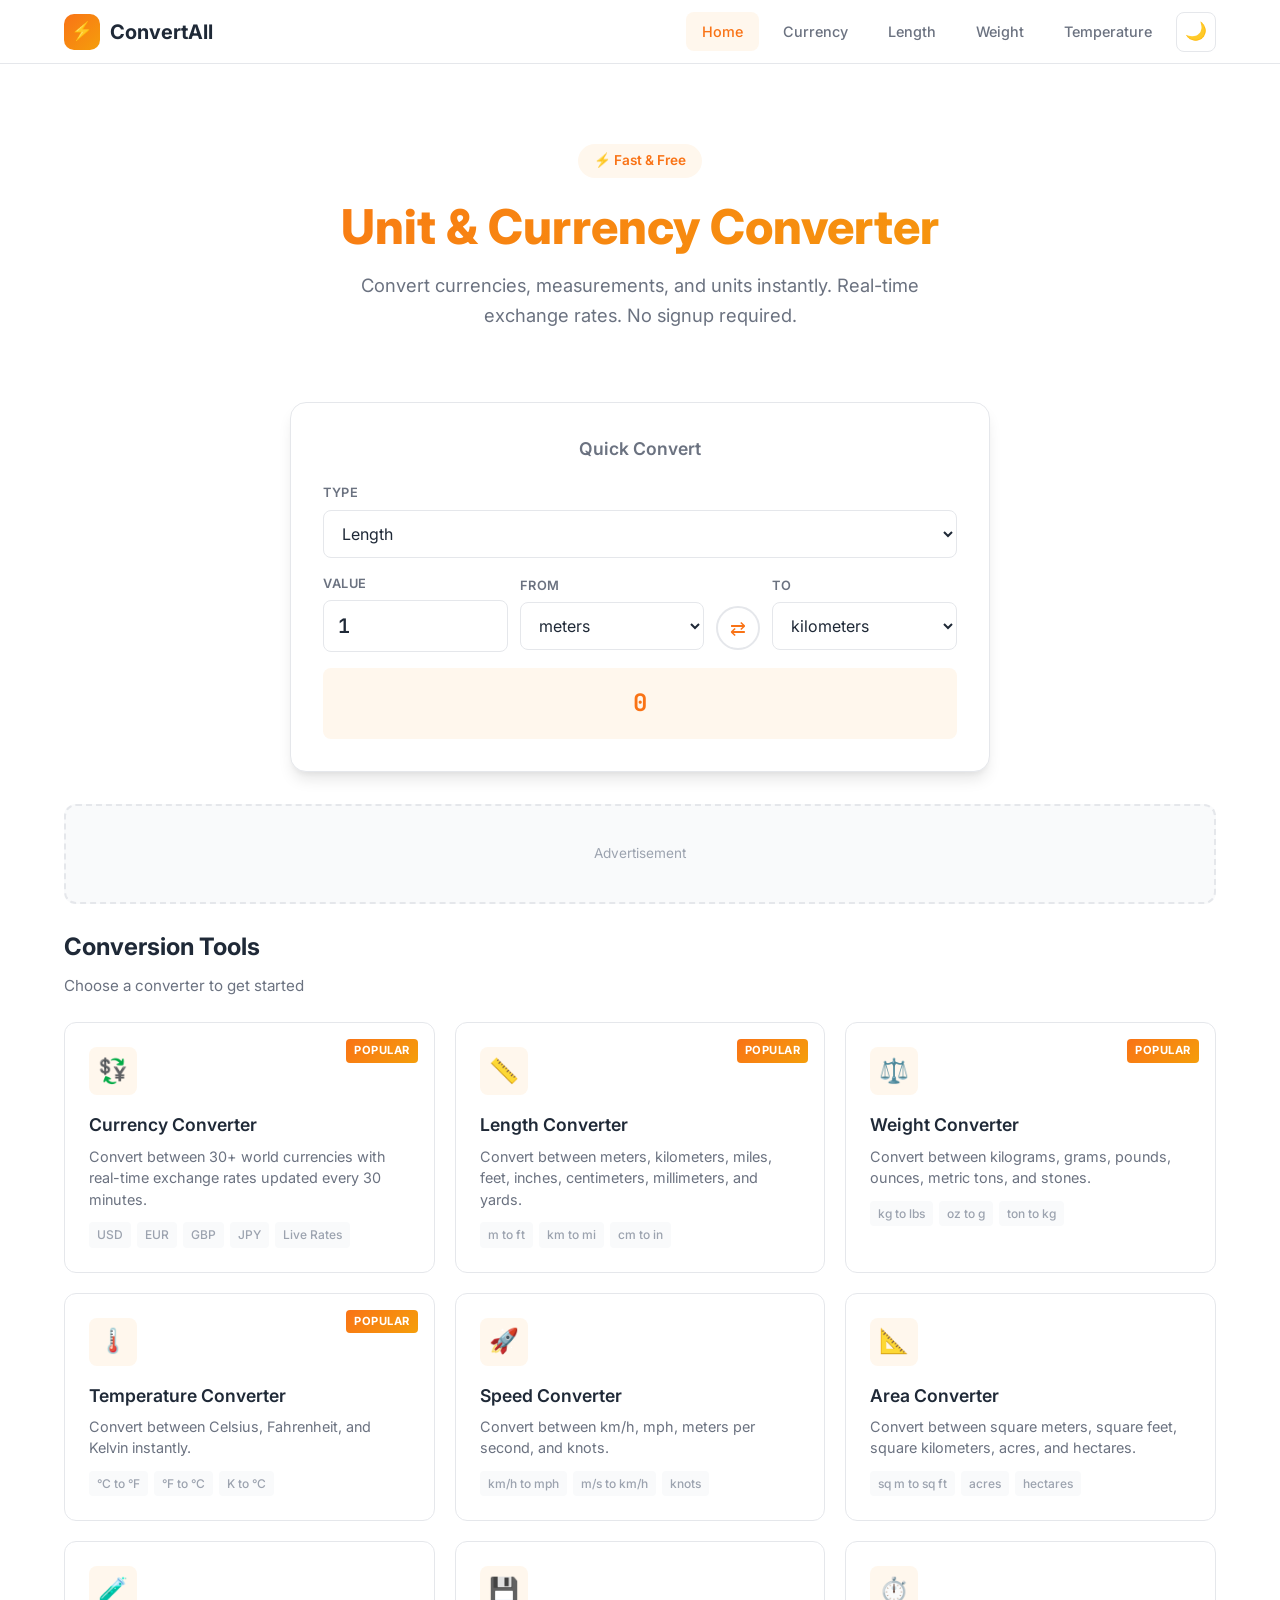
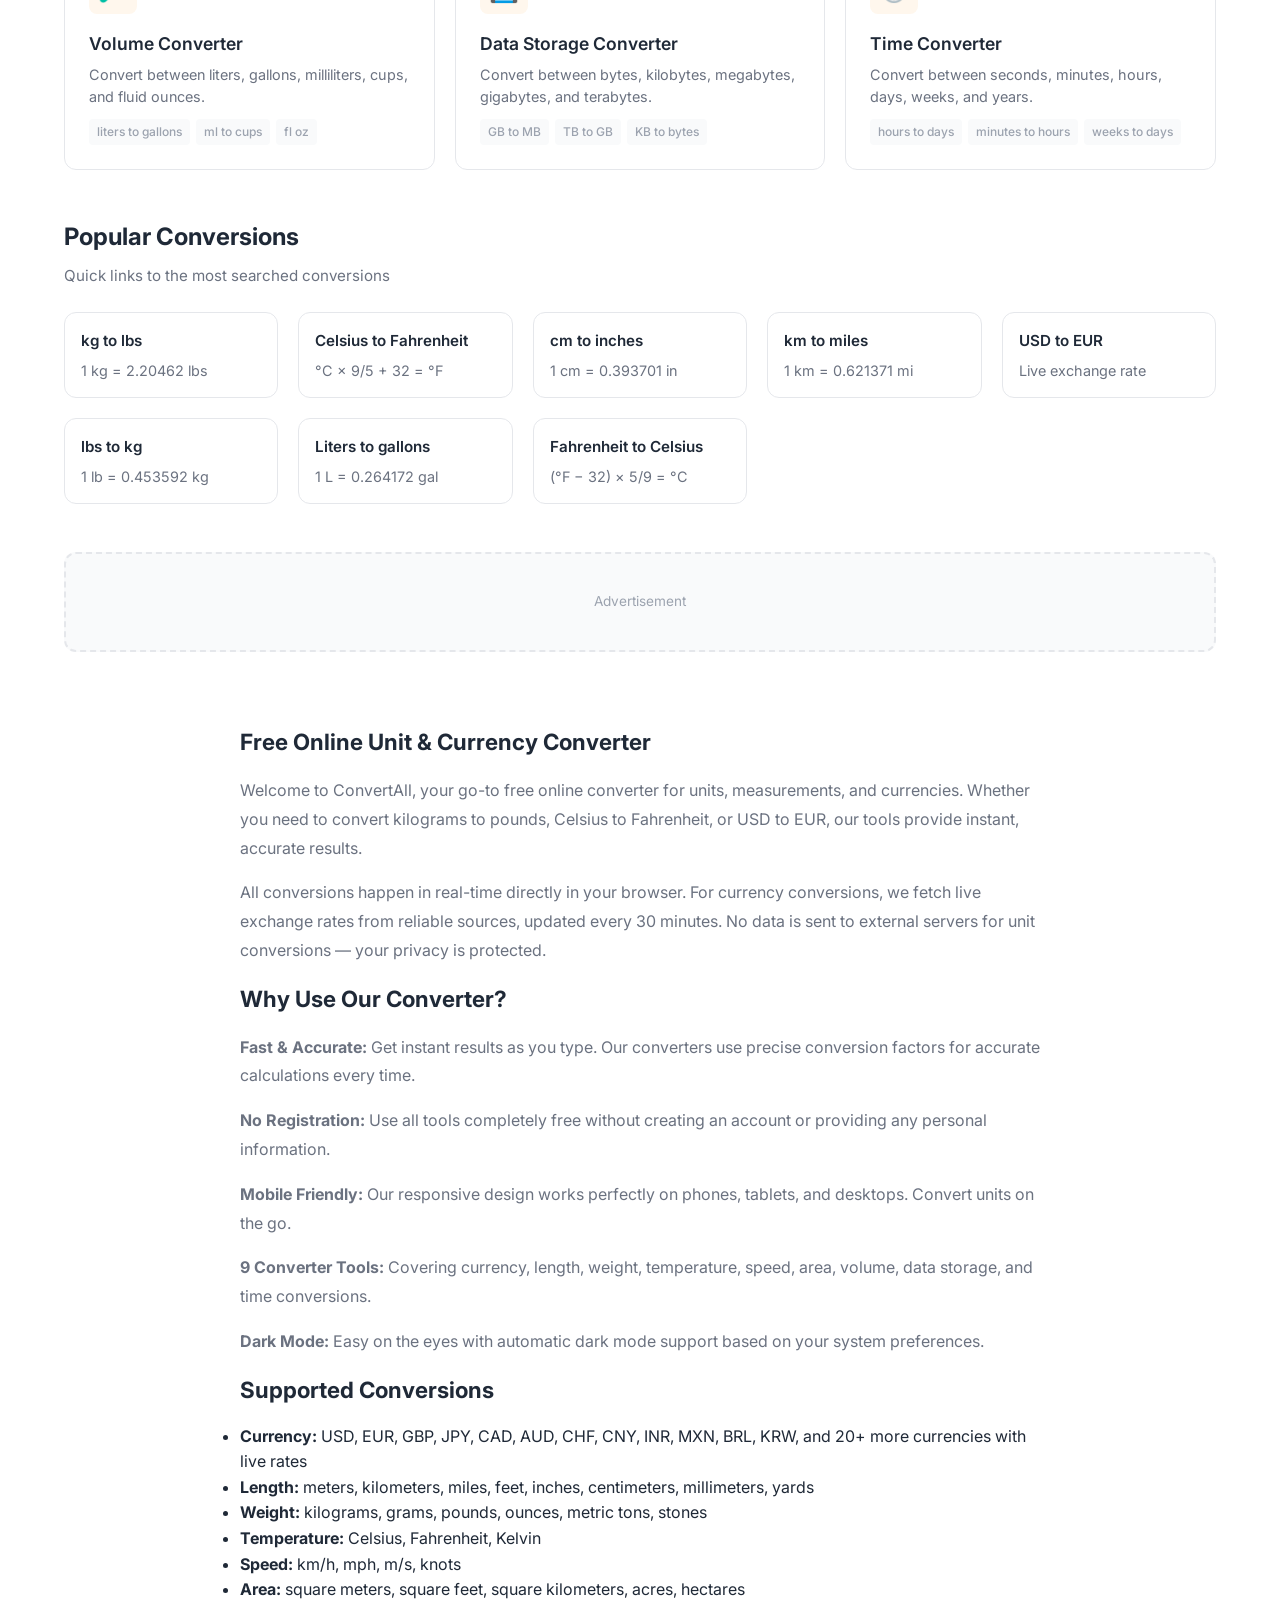
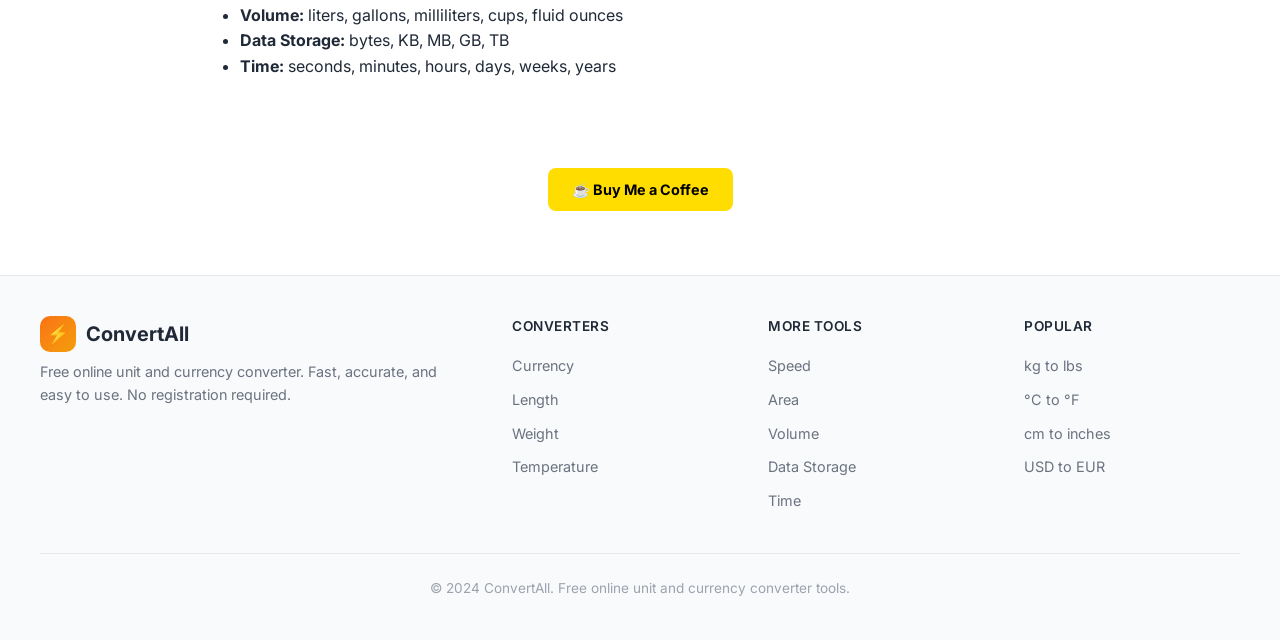
<file: index.html>
<!DOCTYPE html>
<html lang="en">
<head>
  <meta charset="UTF-8">
  <meta name="viewport" content="width=device-width, initial-scale=1.0">
  <title>Unit & Currency Converter - Free Online Conversion Tools</title>
  <meta name="description" content="Free online unit and currency converter. Convert currencies, length, weight, temperature, speed, area, volume, data storage, and time instantly. Real-time exchange rates.">
  <meta name="keywords" content="unit converter, currency converter, kg to lbs, celsius to fahrenheit, online converter, free converter, measurement converter">
  <meta name="author" content="Unit Converter">
  <meta name="robots" content="index, follow">
  <link rel="canonical" href="https://example.com/">

  <!-- Open Graph -->
  <meta property="og:title" content="Unit & Currency Converter - Free Online Tools">
  <meta property="og:description" content="Convert currencies, length, weight, temperature, and more instantly. Free, fast, and accurate.">
  <meta property="og:type" content="website">
  <meta property="og:url" content="https://example.com/">

  <!-- Twitter -->
  <meta name="twitter:card" content="summary_large_image">
  <meta name="twitter:title" content="Unit & Currency Converter">
  <meta name="twitter:description" content="Free online unit and currency converter with real-time exchange rates.">

  <link rel="icon" href="favicon.svg" type="image/svg+xml">
  <link rel="stylesheet" href="css/style.css">
  <link rel="preconnect" href="https://fonts.googleapis.com">
  <link rel="preconnect" href="https://fonts.gstatic.com" crossorigin>
  <link href="https://fonts.googleapis.com/css2?family=Inter:wght@400;500;600;700;800&family=JetBrains+Mono:wght@400;500;600&display=swap" rel="stylesheet">

  <!-- Structured Data -->
  <script type="application/ld+json">
  {
    "@context": "https://schema.org",
    "@type": "WebApplication",
    "name": "Unit & Currency Converter",
    "url": "https://example.com/",
    "description": "Free online unit and currency converter with real-time exchange rates.",
    "applicationCategory": "UtilityApplication",
    "operatingSystem": "All",
    "offers": {
      "@type": "Offer",
      "price": "0",
      "priceCurrency": "USD"
    }
  }
  </script>
  <meta name="google-site-verification" content="ynZStsuz49Lp6J6nA6mU6qFf6oROimIpJEj-OnOoVeA" />
</head>
<body data-page="home">

  <!-- Header -->
  <header class="header">
    <div class="header-inner">
      <a href="index.html" class="logo">
        <span class="logo-icon">⚡</span>
        <span>ConvertAll</span>
      </a>
      <button class="menu-toggle" aria-label="Toggle menu" aria-expanded="false">☰</button>
      <nav class="nav">
        <a href="index.html" class="nav-link active">Home</a>
        <a href="tools/currency.html" class="nav-link">Currency</a>
        <a href="tools/length.html" class="nav-link">Length</a>
        <a href="tools/weight.html" class="nav-link">Weight</a>
        <a href="tools/temperature.html" class="nav-link">Temperature</a>
        <button class="theme-toggle" aria-label="Toggle dark mode">🌙</button>
      </nav>
    </div>
  </header>

  <!-- Main Content -->
  <main class="main">

    <!-- Hero -->
    <section class="hero fade-in">
      <div class="hero-badge">⚡ Fast & Free</div>
      <h1>Unit & Currency Converter</h1>
      <p>Convert currencies, measurements, and units instantly. Real-time exchange rates. No signup required.</p>
    </section>

    <!-- Quick Converter -->
    <section class="quick-converter fade-in">
      <h2>Quick Convert</h2>
      <div class="quick-row">
        <div class="quick-input-group">
          <label for="quick-type">Type</label>
          <select id="quick-type">
            <option value="length">Length</option>
            <option value="weight">Weight</option>
            <option value="temperature">Temperature</option>
          </select>
        </div>
      </div>
      <div class="quick-row">
        <div class="quick-input-group">
          <label for="quick-input">Value</label>
          <input type="number" id="quick-input" placeholder="Enter value" value="1">
        </div>
        <div class="quick-input-group">
          <label for="quick-from">From</label>
          <select id="quick-from"></select>
        </div>
        <button id="quick-swap" class="swap-btn" aria-label="Swap units">⇄</button>
        <div class="quick-input-group">
          <label for="quick-to">To</label>
          <select id="quick-to"></select>
        </div>
      </div>
      <div class="quick-result" id="quick-result">
        <span class="result-value">0</span>
      </div>
    </section>

    <!-- Ad Placeholder Top -->
    <div class="ad-placeholder ad-placeholder-top">
      <!-- AdSense Ad Placeholder - 728x90 -->
      <span>Advertisement</span>
    </div>

    <!-- All Converters -->
    <section class="fade-in">
      <h2 class="section-title">Conversion Tools</h2>
      <p class="section-subtitle">Choose a converter to get started</p>

      <div class="tools-grid">

        <!-- Currency -->
        <a href="tools/currency.html" class="tool-card">
          <span class="popular-badge">Popular</span>
          <div class="tool-card-icon">💱</div>
          <h3>Currency Converter</h3>
          <p>Convert between 30+ world currencies with real-time exchange rates updated every 30 minutes.</p>
          <div class="tool-card-tags">
            <span class="tool-card-tag">USD</span>
            <span class="tool-card-tag">EUR</span>
            <span class="tool-card-tag">GBP</span>
            <span class="tool-card-tag">JPY</span>
            <span class="tool-card-tag">Live Rates</span>
          </div>
        </a>

        <!-- Length -->
        <a href="tools/length.html" class="tool-card">
          <span class="popular-badge">Popular</span>
          <div class="tool-card-icon">📏</div>
          <h3>Length Converter</h3>
          <p>Convert between meters, kilometers, miles, feet, inches, centimeters, millimeters, and yards.</p>
          <div class="tool-card-tags">
            <span class="tool-card-tag">m to ft</span>
            <span class="tool-card-tag">km to mi</span>
            <span class="tool-card-tag">cm to in</span>
          </div>
        </a>

        <!-- Weight -->
        <a href="tools/weight.html" class="tool-card">
          <span class="popular-badge">Popular</span>
          <div class="tool-card-icon">⚖️</div>
          <h3>Weight Converter</h3>
          <p>Convert between kilograms, grams, pounds, ounces, metric tons, and stones.</p>
          <div class="tool-card-tags">
            <span class="tool-card-tag">kg to lbs</span>
            <span class="tool-card-tag">oz to g</span>
            <span class="tool-card-tag">ton to kg</span>
          </div>
        </a>

        <!-- Temperature -->
        <a href="tools/temperature.html" class="tool-card">
          <span class="popular-badge">Popular</span>
          <div class="tool-card-icon">🌡️</div>
          <h3>Temperature Converter</h3>
          <p>Convert between Celsius, Fahrenheit, and Kelvin instantly.</p>
          <div class="tool-card-tags">
            <span class="tool-card-tag">°C to °F</span>
            <span class="tool-card-tag">°F to °C</span>
            <span class="tool-card-tag">K to °C</span>
          </div>
        </a>

        <!-- Speed -->
        <a href="tools/speed.html" class="tool-card">
          <div class="tool-card-icon">🚀</div>
          <h3>Speed Converter</h3>
          <p>Convert between km/h, mph, meters per second, and knots.</p>
          <div class="tool-card-tags">
            <span class="tool-card-tag">km/h to mph</span>
            <span class="tool-card-tag">m/s to km/h</span>
            <span class="tool-card-tag">knots</span>
          </div>
        </a>

        <!-- Area -->
        <a href="tools/area.html" class="tool-card">
          <div class="tool-card-icon">📐</div>
          <h3>Area Converter</h3>
          <p>Convert between square meters, square feet, square kilometers, acres, and hectares.</p>
          <div class="tool-card-tags">
            <span class="tool-card-tag">sq m to sq ft</span>
            <span class="tool-card-tag">acres</span>
            <span class="tool-card-tag">hectares</span>
          </div>
        </a>

        <!-- Volume -->
        <a href="tools/volume.html" class="tool-card">
          <div class="tool-card-icon">🧪</div>
          <h3>Volume Converter</h3>
          <p>Convert between liters, gallons, milliliters, cups, and fluid ounces.</p>
          <div class="tool-card-tags">
            <span class="tool-card-tag">liters to gallons</span>
            <span class="tool-card-tag">ml to cups</span>
            <span class="tool-card-tag">fl oz</span>
          </div>
        </a>

        <!-- Data Storage -->
        <a href="tools/data.html" class="tool-card">
          <div class="tool-card-icon">💾</div>
          <h3>Data Storage Converter</h3>
          <p>Convert between bytes, kilobytes, megabytes, gigabytes, and terabytes.</p>
          <div class="tool-card-tags">
            <span class="tool-card-tag">GB to MB</span>
            <span class="tool-card-tag">TB to GB</span>
            <span class="tool-card-tag">KB to bytes</span>
          </div>
        </a>

        <!-- Time -->
        <a href="tools/time.html" class="tool-card">
          <div class="tool-card-icon">⏱️</div>
          <h3>Time Converter</h3>
          <p>Convert between seconds, minutes, hours, days, weeks, and years.</p>
          <div class="tool-card-tags">
            <span class="tool-card-tag">hours to days</span>
            <span class="tool-card-tag">minutes to hours</span>
            <span class="tool-card-tag">weeks to days</span>
          </div>
        </a>

      </div>
    </section>

    <!-- Popular Conversions Section -->
    <section class="fade-in">
      <h2 class="section-title">Popular Conversions</h2>
      <p class="section-subtitle">Quick links to the most searched conversions</p>

      <div class="tools-grid" style="grid-template-columns: repeat(auto-fill, minmax(200px, 1fr));">
        <a href="tools/weight.html?from=kg&to=lb" class="tool-card" style="padding:16px;">
          <h3 style="font-size:0.95rem;">kg to lbs</h3>
          <p style="margin:0;">1 kg = 2.20462 lbs</p>
        </a>
        <a href="tools/temperature.html?from=C&to=F" class="tool-card" style="padding:16px;">
          <h3 style="font-size:0.95rem;">Celsius to Fahrenheit</h3>
          <p style="margin:0;">°C × 9/5 + 32 = °F</p>
        </a>
        <a href="tools/length.html?from=cm&to=in" class="tool-card" style="padding:16px;">
          <h3 style="font-size:0.95rem;">cm to inches</h3>
          <p style="margin:0;">1 cm = 0.393701 in</p>
        </a>
        <a href="tools/length.html?from=km&to=mi" class="tool-card" style="padding:16px;">
          <h3 style="font-size:0.95rem;">km to miles</h3>
          <p style="margin:0;">1 km = 0.621371 mi</p>
        </a>
        <a href="tools/currency.html" class="tool-card" style="padding:16px;">
          <h3 style="font-size:0.95rem;">USD to EUR</h3>
          <p style="margin:0;">Live exchange rate</p>
        </a>
        <a href="tools/weight.html?from=lb&to=kg" class="tool-card" style="padding:16px;">
          <h3 style="font-size:0.95rem;">lbs to kg</h3>
          <p style="margin:0;">1 lb = 0.453592 kg</p>
        </a>
        <a href="tools/volume.html?from=liters&to=gallons" class="tool-card" style="padding:16px;">
          <h3 style="font-size:0.95rem;">Liters to gallons</h3>
          <p style="margin:0;">1 L = 0.264172 gal</p>
        </a>
        <a href="tools/temperature.html?from=F&to=C" class="tool-card" style="padding:16px;">
          <h3 style="font-size:0.95rem;">Fahrenheit to Celsius</h3>
          <p style="margin:0;">(°F − 32) × 5/9 = °C</p>
        </a>
      </div>
    </section>

    <!-- Ad Placeholder Bottom -->
    <div class="ad-placeholder ad-placeholder-bottom">
      <!-- AdSense Ad Placeholder - 728x90 -->
      <span>Advertisement</span>
    </div>

    <!-- SEO Content -->
    <section class="seo-content fade-in">
      <h2>Free Online Unit & Currency Converter</h2>
      <p>Welcome to ConvertAll, your go-to free online converter for units, measurements, and currencies. Whether you need to convert kilograms to pounds, Celsius to Fahrenheit, or USD to EUR, our tools provide instant, accurate results.</p>
      <p>All conversions happen in real-time directly in your browser. For currency conversions, we fetch live exchange rates from reliable sources, updated every 30 minutes. No data is sent to external servers for unit conversions — your privacy is protected.</p>

      <h2>Why Use Our Converter?</h2>
      <p><strong>Fast & Accurate:</strong> Get instant results as you type. Our converters use precise conversion factors for accurate calculations every time.</p>
      <p><strong>No Registration:</strong> Use all tools completely free without creating an account or providing any personal information.</p>
      <p><strong>Mobile Friendly:</strong> Our responsive design works perfectly on phones, tablets, and desktops. Convert units on the go.</p>
      <p><strong>9 Converter Tools:</strong> Covering currency, length, weight, temperature, speed, area, volume, data storage, and time conversions.</p>
      <p><strong>Dark Mode:</strong> Easy on the eyes with automatic dark mode support based on your system preferences.</p>

      <h2>Supported Conversions</h2>
      <ul>
        <li><strong>Currency:</strong> USD, EUR, GBP, JPY, CAD, AUD, CHF, CNY, INR, MXN, BRL, KRW, and 20+ more currencies with live rates</li>
        <li><strong>Length:</strong> meters, kilometers, miles, feet, inches, centimeters, millimeters, yards</li>
        <li><strong>Weight:</strong> kilograms, grams, pounds, ounces, metric tons, stones</li>
        <li><strong>Temperature:</strong> Celsius, Fahrenheit, Kelvin</li>
        <li><strong>Speed:</strong> km/h, mph, m/s, knots</li>
        <li><strong>Area:</strong> square meters, square feet, square kilometers, acres, hectares</li>
        <li><strong>Volume:</strong> liters, gallons, milliliters, cups, fluid ounces</li>
        <li><strong>Data Storage:</strong> bytes, KB, MB, GB, TB</li>
        <li><strong>Time:</strong> seconds, minutes, hours, days, weeks, years</li>
      </ul>
    </section>

  </main>

  <!-- Footer -->
  <footer class="footer">
    <div class="footer-inner">
      <div class="footer-brand">
        <a href="index.html" class="logo">
          <span class="logo-icon">⚡</span>
          <span>ConvertAll</span>
        </a>
        <p>Free online unit and currency converter. Fast, accurate, and easy to use. No registration required.</p>
      </div>
      <div>
        <h4>Converters</h4>
        <ul class="footer-links">
          <li><a href="tools/currency.html">Currency</a></li>
          <li><a href="tools/length.html">Length</a></li>
          <li><a href="tools/weight.html">Weight</a></li>
          <li><a href="tools/temperature.html">Temperature</a></li>
        </ul>
      </div>
      <div>
        <h4>More Tools</h4>
        <ul class="footer-links">
          <li><a href="tools/speed.html">Speed</a></li>
          <li><a href="tools/area.html">Area</a></li>
          <li><a href="tools/volume.html">Volume</a></li>
          <li><a href="tools/data.html">Data Storage</a></li>
          <li><a href="tools/time.html">Time</a></li>
        </ul>
      </div>
      <div>
        <h4>Popular</h4>
        <ul class="footer-links">
          <li><a href="tools/weight.html?from=kg&to=lb">kg to lbs</a></li>
          <li><a href="tools/temperature.html?from=C&to=F">°C to °F</a></li>
          <li><a href="tools/length.html?from=cm&to=in">cm to inches</a></li>
          <li><a href="tools/currency.html">USD to EUR</a></li>
        </ul>
      </div>
    </div>
    <div class="footer-bottom">
      <p>&copy; 2024 ConvertAll. Free online unit and currency converter tools.</p>
    </div>
  </footer>

  <script src="js/common.js"></script>

  <!-- URL Parameter Handler for Quick Converter deep links -->
  <script>
    document.addEventListener('DOMContentLoaded', function() {
      const params = new URLSearchParams(window.location.search);
      const type = params.get('type');
      if (type && document.getElementById('quick-type')) {
        document.getElementById('quick-type').value = type;
        document.getElementById('quick-type').dispatchEvent(new Event('change'));
      }
    });
  </script>
  <script src="js/monetize.js"></script>
</body>
</html>
</file>
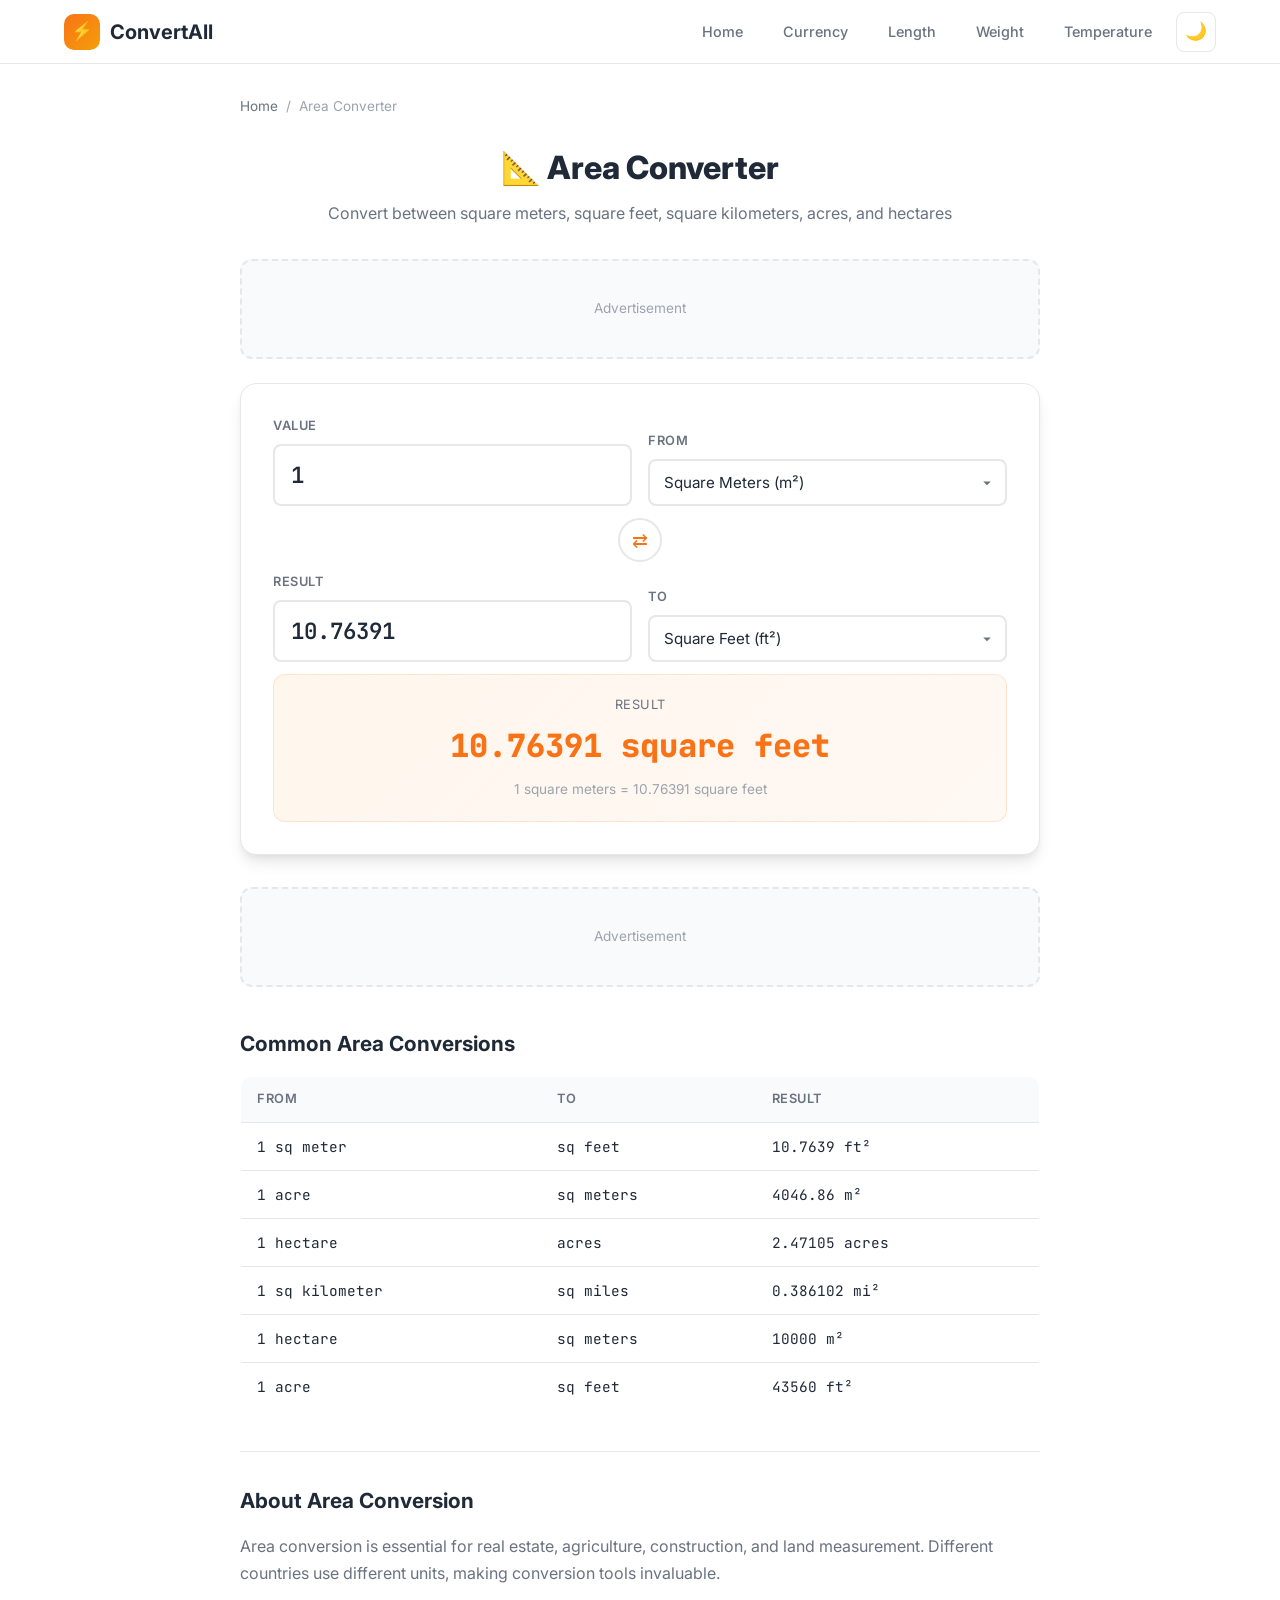
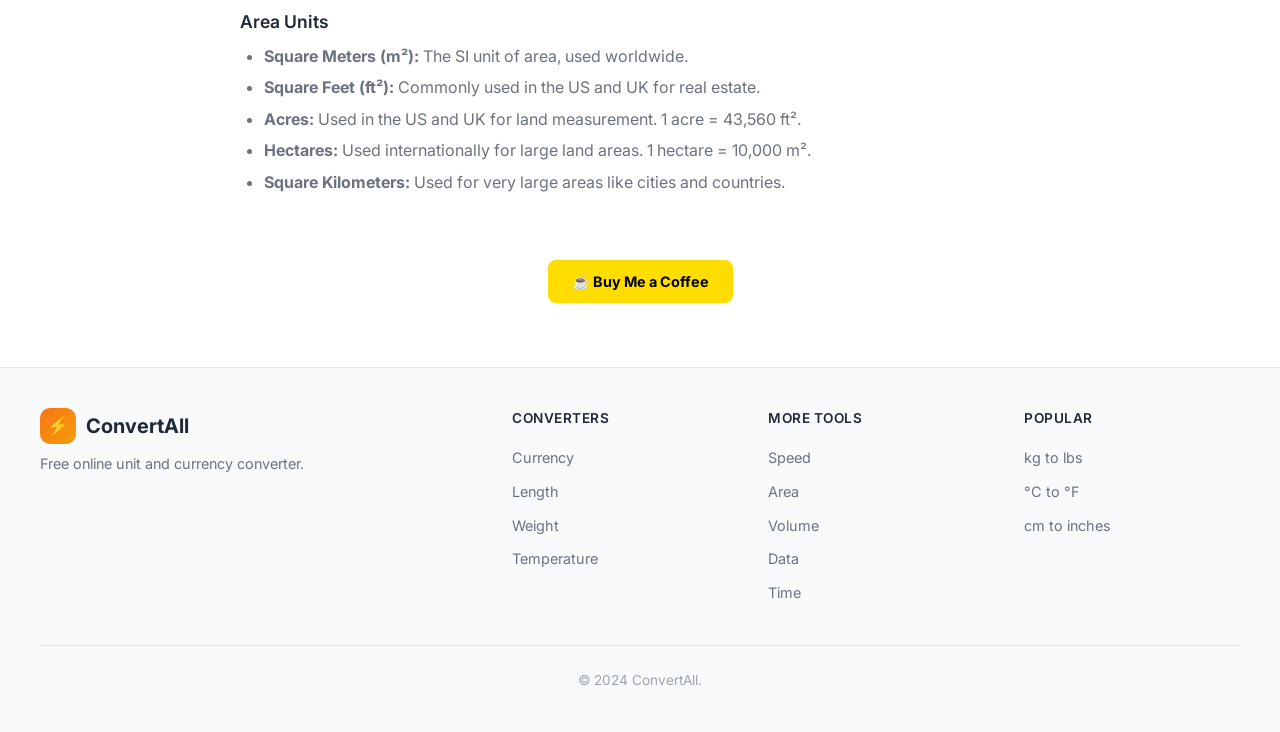
<file: tools/area.html>
<!DOCTYPE html>
<html lang="en">
<head>
  <meta charset="UTF-8">
  <meta name="viewport" content="width=device-width, initial-scale=1.0">
  <title>Area Converter - sq m, sq ft, acres, hectares | ConvertAll</title>
  <meta name="description" content="Free online area converter. Convert between square meters, square feet, square kilometers, acres, and hectares instantly.">
  <meta name="keywords" content="area converter, square meters to square feet, acres to hectares, sq ft to sq m, land area converter">
  <meta name="robots" content="index, follow">
  <link rel="canonical" href="https://example.com/tools/area.html">
  <link rel="icon" href="../favicon.svg" type="image/svg+xml">
  <link rel="stylesheet" href="../css/style.css">
  <link rel="preconnect" href="https://fonts.googleapis.com">
  <link rel="preconnect" href="https://fonts.gstatic.com" crossorigin>
  <link href="https://fonts.googleapis.com/css2?family=Inter:wght@400;500;600;700;800&family=JetBrains+Mono:wght@400;500;600&display=swap" rel="stylesheet">
</head>
<body data-page="area">

  <header class="header">
    <div class="header-inner">
      <a href="../index.html" class="logo"><span class="logo-icon">⚡</span><span>ConvertAll</span></a>
      <button class="menu-toggle" aria-label="Toggle menu" aria-expanded="false">☰</button>
      <nav class="nav">
        <a href="../index.html" class="nav-link">Home</a>
        <a href="currency.html" class="nav-link">Currency</a>
        <a href="length.html" class="nav-link">Length</a>
        <a href="weight.html" class="nav-link">Weight</a>
        <a href="temperature.html" class="nav-link">Temperature</a>
        <button class="theme-toggle" aria-label="Toggle dark mode">🌙</button>
      </nav>
    </div>
  </header>

  <main class="main">
    <div class="converter-page">

      <nav class="breadcrumb" aria-label="Breadcrumb">
        <a href="../index.html">Home</a>
        <span class="breadcrumb-sep">/</span>
        <span>Area Converter</span>
      </nav>

      <div class="converter-header">
        <h1>📐 Area Converter</h1>
        <p>Convert between square meters, square feet, square kilometers, acres, and hectares</p>
      </div>

      <div class="ad-placeholder ad-placeholder-top"><span>Advertisement</span></div>

      <div class="converter-box">
        <div class="converter-row">
          <div class="converter-field">
            <label for="input-value">Value</label>
            <input type="number" id="input-value" placeholder="Enter value" value="1" step="any">
          </div>
          <div class="converter-field">
            <label for="from-unit">From</label>
            <select id="from-unit">
              <option value="sq m" selected>Square Meters (m²)</option>
              <option value="sq ft">Square Feet (ft²)</option>
              <option value="sq km">Square Kilometers (km²)</option>
              <option value="acres">Acres</option>
              <option value="hectares">Hectares</option>
            </select>
          </div>
        </div>

        <div class="swap-btn-center">
          <button class="swap-btn" aria-label="Swap units">⇄</button>
        </div>

        <div class="converter-row">
          <div class="converter-field">
            <label for="output-value">Result</label>
            <input type="text" id="output-value" readonly placeholder="Result">
          </div>
          <div class="converter-field">
            <label for="to-unit">To</label>
            <select id="to-unit">
              <option value="sq m">Square Meters (m²)</option>
              <option value="sq ft" selected>Square Feet (ft²)</option>
              <option value="sq km">Square Kilometers (km²)</option>
              <option value="acres">Acres</option>
              <option value="hectares">Hectares</option>
            </select>
          </div>
        </div>

        <div class="result-display" id="result-display">
          <div class="result-label">Result</div>
          <div class="result-value">--</div>
        </div>
      </div>

      <div class="ad-placeholder ad-placeholder-bottom"><span>Advertisement</span></div>

      <section class="conversion-table-section">
        <h2>Common Area Conversions</h2>
        <table class="conversion-table">
          <thead>
            <tr><th>From</th><th>To</th><th>Result</th></tr>
          </thead>
          <tbody>
            <tr><td>1 sq meter</td><td>sq feet</td><td>10.7639 ft²</td></tr>
            <tr><td>1 acre</td><td>sq meters</td><td>4046.86 m²</td></tr>
            <tr><td>1 hectare</td><td>acres</td><td>2.47105 acres</td></tr>
            <tr><td>1 sq kilometer</td><td>sq miles</td><td>0.386102 mi²</td></tr>
            <tr><td>1 hectare</td><td>sq meters</td><td>10000 m²</td></tr>
            <tr><td>1 acre</td><td>sq feet</td><td>43560 ft²</td></tr>
          </tbody>
        </table>
      </section>

      <section class="info-section">
        <h2>About Area Conversion</h2>
        <p>Area conversion is essential for real estate, agriculture, construction, and land measurement. Different countries use different units, making conversion tools invaluable.</p>

        <h3>Area Units</h3>
        <ul>
          <li><strong>Square Meters (m²):</strong> The SI unit of area, used worldwide.</li>
          <li><strong>Square Feet (ft²):</strong> Commonly used in the US and UK for real estate.</li>
          <li><strong>Acres:</strong> Used in the US and UK for land measurement. 1 acre = 43,560 ft².</li>
          <li><strong>Hectares:</strong> Used internationally for large land areas. 1 hectare = 10,000 m².</li>
          <li><strong>Square Kilometers:</strong> Used for very large areas like cities and countries.</li>
        </ul>
      </section>

    </div>
  </main>

  <footer class="footer">
    <div class="footer-inner">
      <div class="footer-brand">
        <a href="../index.html" class="logo"><span class="logo-icon">⚡</span><span>ConvertAll</span></a>
        <p>Free online unit and currency converter.</p>
      </div>
      <div><h4>Converters</h4><ul class="footer-links"><li><a href="currency.html">Currency</a></li><li><a href="length.html">Length</a></li><li><a href="weight.html">Weight</a></li><li><a href="temperature.html">Temperature</a></li></ul></div>
      <div><h4>More Tools</h4><ul class="footer-links"><li><a href="speed.html">Speed</a></li><li><a href="area.html">Area</a></li><li><a href="volume.html">Volume</a></li><li><a href="data.html">Data</a></li><li><a href="time.html">Time</a></li></ul></div>
      <div><h4>Popular</h4><ul class="footer-links"><li><a href="weight.html?from=kg&to=lb">kg to lbs</a></li><li><a href="temperature.html?from=C&to=F">°C to °F</a></li><li><a href="length.html?from=cm&to=in">cm to inches</a></li></ul></div>
    </div>
    <div class="footer-bottom"><p>&copy; 2024 ConvertAll.</p></div>
  </footer>

  <script src="../js/common.js"></script>
  <script>
    document.addEventListener('DOMContentLoaded', function() {
      const params = new URLSearchParams(window.location.search);
      if (params.get('from')) document.getElementById('from-unit').value = params.get('from');
      if (params.get('to')) document.getElementById('to-unit').value = params.get('to');
      document.getElementById('input-value').dispatchEvent(new Event('input'));
    });
  </script>
  <script src="../js/monetize.js"></script>
</body>
</html>
</file>
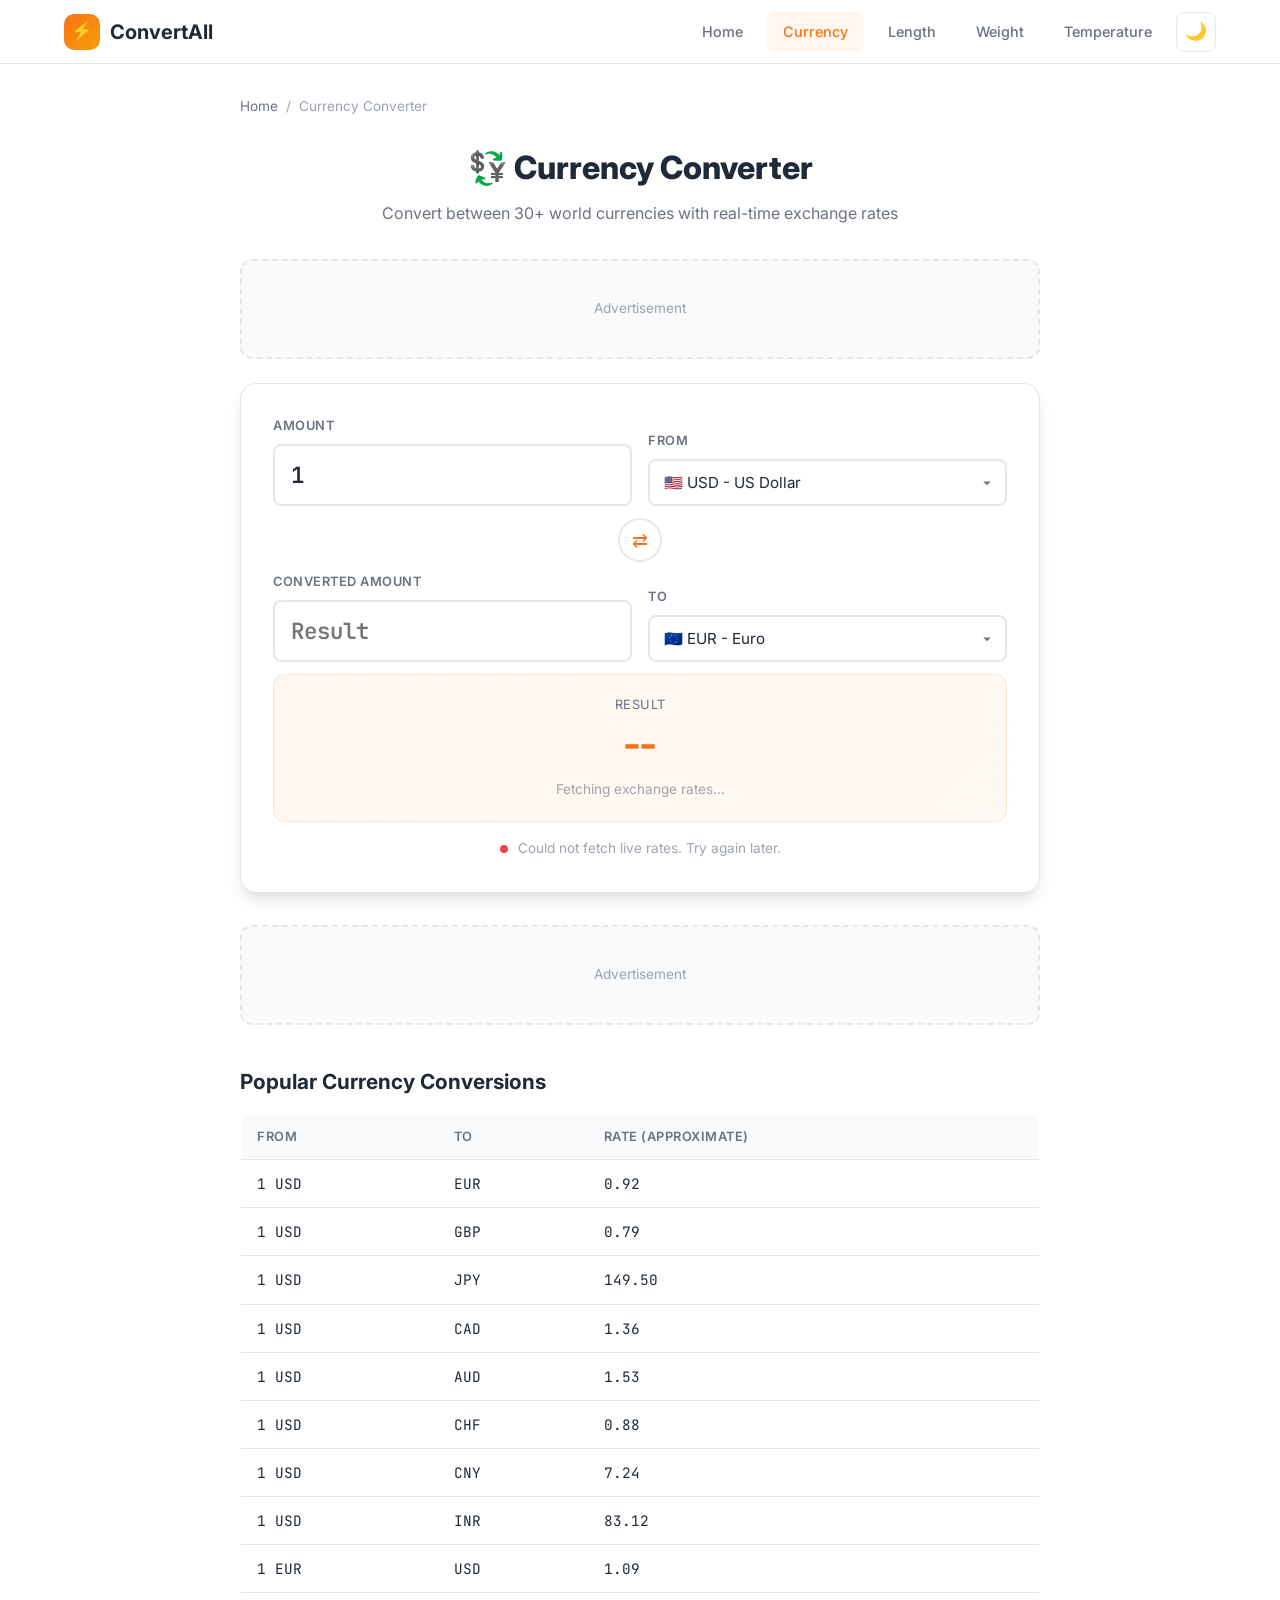
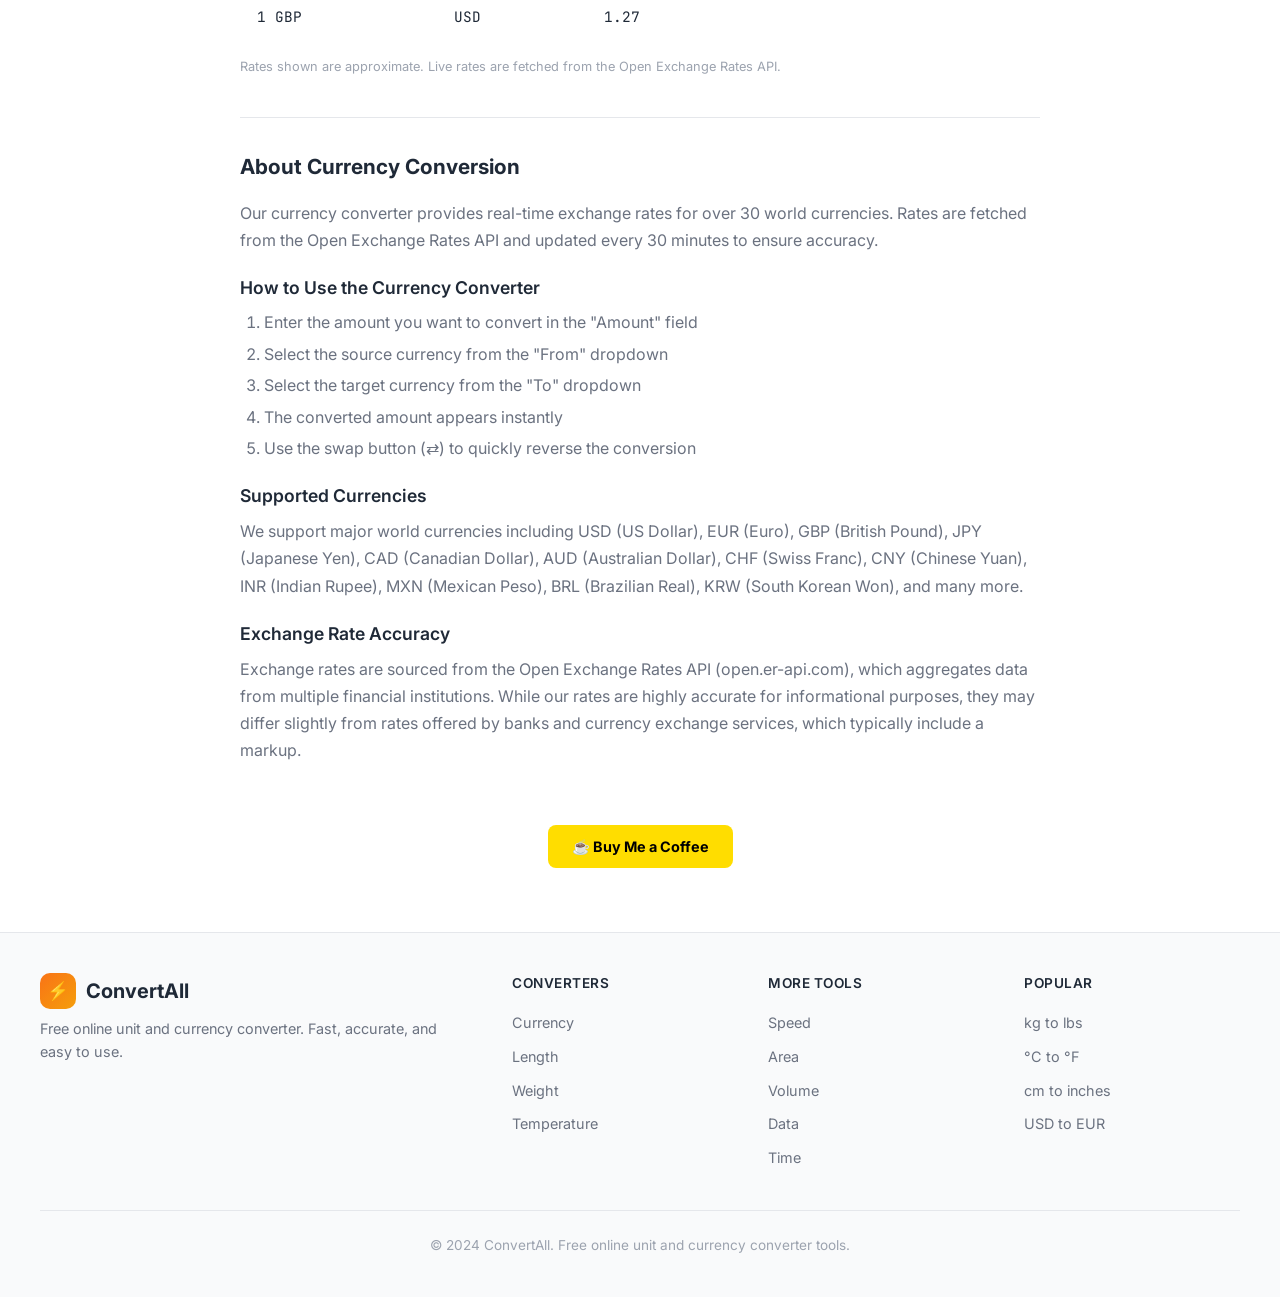
<file: tools/currency.html>
<!DOCTYPE html>
<html lang="en">
<head>
  <meta charset="UTF-8">
  <meta name="viewport" content="width=device-width, initial-scale=1.0">
  <title>Currency Converter - Real-Time Exchange Rates | ConvertAll</title>
  <meta name="description" content="Free online currency converter with real-time exchange rates. Convert USD, EUR, GBP, JPY, and 30+ world currencies instantly. Live rates updated every 30 minutes.">
  <meta name="keywords" content="currency converter, exchange rate, USD to EUR, dollar to euro, money converter, forex converter, currency exchange">
  <meta name="robots" content="index, follow">
  <link rel="canonical" href="https://example.com/tools/currency.html">

  <meta property="og:title" content="Currency Converter - Real-Time Exchange Rates">
  <meta property="og:description" content="Convert between 30+ world currencies with live exchange rates. Free, fast, and accurate.">
  <meta property="og:type" content="website">

  <meta name="twitter:card" content="summary">
  <meta name="twitter:title" content="Currency Converter - Live Rates">
  <meta name="twitter:description" content="Convert 30+ currencies with real-time exchange rates.">

  <link rel="icon" href="../favicon.svg" type="image/svg+xml">
  <link rel="stylesheet" href="../css/style.css">
  <link rel="preconnect" href="https://fonts.googleapis.com">
  <link rel="preconnect" href="https://fonts.gstatic.com" crossorigin>
  <link href="https://fonts.googleapis.com/css2?family=Inter:wght@400;500;600;700;800&family=JetBrains+Mono:wght@400;500;600&display=swap" rel="stylesheet">

  <script type="application/ld+json">
  {
    "@context": "https://schema.org",
    "@type": "WebApplication",
    "name": "Currency Converter",
    "url": "https://example.com/tools/currency.html",
    "description": "Convert between 30+ world currencies with real-time exchange rates.",
    "applicationCategory": "UtilityApplication",
    "offers": { "@type": "Offer", "price": "0", "priceCurrency": "USD" }
  }
  </script>
</head>
<body data-page="currency">

  <header class="header">
    <div class="header-inner">
      <a href="../index.html" class="logo">
        <span class="logo-icon">⚡</span>
        <span>ConvertAll</span>
      </a>
      <button class="menu-toggle" aria-label="Toggle menu" aria-expanded="false">☰</button>
      <nav class="nav">
        <a href="../index.html" class="nav-link">Home</a>
        <a href="currency.html" class="nav-link active">Currency</a>
        <a href="length.html" class="nav-link">Length</a>
        <a href="weight.html" class="nav-link">Weight</a>
        <a href="temperature.html" class="nav-link">Temperature</a>
        <button class="theme-toggle" aria-label="Toggle dark mode">🌙</button>
      </nav>
    </div>
  </header>

  <main class="main">
    <div class="converter-page">

      <!-- Breadcrumb -->
      <nav class="breadcrumb" aria-label="Breadcrumb">
        <a href="../index.html">Home</a>
        <span class="breadcrumb-sep">/</span>
        <span>Currency Converter</span>
      </nav>

      <!-- Header -->
      <div class="converter-header">
        <h1>💱 Currency Converter</h1>
        <p>Convert between 30+ world currencies with real-time exchange rates</p>
      </div>

      <!-- Ad Placeholder -->
      <div class="ad-placeholder ad-placeholder-top">
        <span>Advertisement</span>
      </div>

      <!-- Converter Box -->
      <div class="converter-box">
        <div class="converter-row">
          <div class="converter-field">
            <label for="input-value">Amount</label>
            <input type="number" id="input-value" placeholder="Enter amount" value="1" min="0" step="any">
          </div>
          <div class="converter-field">
            <label for="from-unit">From</label>
            <select id="from-unit">
              <option value="USD" selected>🇺🇸 USD - US Dollar</option>
              <option value="EUR">🇪🇺 EUR - Euro</option>
              <option value="GBP">🇬🇧 GBP - British Pound</option>
              <option value="JPY">🇯🇵 JPY - Japanese Yen</option>
              <option value="CAD">🇨🇦 CAD - Canadian Dollar</option>
              <option value="AUD">🇦🇺 AUD - Australian Dollar</option>
              <option value="CHF">🇨🇭 CHF - Swiss Franc</option>
              <option value="CNY">🇨🇳 CNY - Chinese Yuan</option>
              <option value="INR">🇮🇳 INR - Indian Rupee</option>
              <option value="MXN">🇲🇽 MXN - Mexican Peso</option>
              <option value="BRL">🇧🇷 BRL - Brazilian Real</option>
              <option value="KRW">🇰🇷 KRW - South Korean Won</option>
              <option value="SEK">🇸🇪 SEK - Swedish Krona</option>
              <option value="NOK">🇳🇴 NOK - Norwegian Krone</option>
              <option value="DKK">🇩🇰 DKK - Danish Krone</option>
              <option value="NZD">🇳🇿 NZD - New Zealand Dollar</option>
              <option value="SGD">🇸🇬 SGD - Singapore Dollar</option>
              <option value="HKD">🇭🇰 HKD - Hong Kong Dollar</option>
              <option value="TRY">🇹🇷 TRY - Turkish Lira</option>
              <option value="ZAR">🇿🇦 ZAR - South African Rand</option>
              <option value="RUB">🇷🇺 RUB - Russian Ruble</option>
              <option value="PLN">🇵🇱 PLN - Polish Zloty</option>
              <option value="THB">🇹🇭 THB - Thai Baht</option>
              <option value="IDR">🇮🇩 IDR - Indonesian Rupiah</option>
              <option value="MYR">🇲🇾 MYR - Malaysian Ringgit</option>
              <option value="PHP">🇵🇭 PHP - Philippine Peso</option>
              <option value="TWD">🇹🇼 TWD - Taiwan Dollar</option>
              <option value="ARS">🇦🇷 ARS - Argentine Peso</option>
              <option value="CLP">🇨🇱 CLP - Chilean Peso</option>
              <option value="COP">🇨🇴 COP - Colombian Peso</option>
              <option value="EGP">🇪🇬 EGP - Egyptian Pound</option>
              <option value="NGN">🇳🇬 NGN - Nigerian Naira</option>
              <option value="PKR">🇵🇰 PKR - Pakistani Rupee</option>
              <option value="BDT">🇧🇩 BDT - Bangladeshi Taka</option>
              <option value="VND">🇻🇳 VND - Vietnamese Dong</option>
            </select>
          </div>
        </div>

        <div class="swap-btn-center">
          <button class="swap-btn" aria-label="Swap currencies">⇄</button>
        </div>

        <div class="converter-row">
          <div class="converter-field">
            <label for="output-value">Converted Amount</label>
            <input type="text" id="output-value" readonly placeholder="Result">
          </div>
          <div class="converter-field">
            <label for="to-unit">To</label>
            <select id="to-unit">
              <option value="USD">🇺🇸 USD - US Dollar</option>
              <option value="EUR" selected>🇪🇺 EUR - Euro</option>
              <option value="GBP">🇬🇧 GBP - British Pound</option>
              <option value="JPY">🇯🇵 JPY - Japanese Yen</option>
              <option value="CAD">🇨🇦 CAD - Canadian Dollar</option>
              <option value="AUD">🇦🇺 AUD - Australian Dollar</option>
              <option value="CHF">🇨🇭 CHF - Swiss Franc</option>
              <option value="CNY">🇨🇳 CNY - Chinese Yuan</option>
              <option value="INR">🇮🇳 INR - Indian Rupee</option>
              <option value="MXN">🇲🇽 MXN - Mexican Peso</option>
              <option value="BRL">🇧🇷 BRL - Brazilian Real</option>
              <option value="KRW">🇰🇷 KRW - South Korean Won</option>
              <option value="SEK">🇸🇪 SEK - Swedish Krona</option>
              <option value="NOK">🇳🇴 NOK - Norwegian Krone</option>
              <option value="DKK">🇩🇰 DKK - Danish Krone</option>
              <option value="NZD">🇳🇿 NZD - New Zealand Dollar</option>
              <option value="SGD">🇸🇬 SGD - Singapore Dollar</option>
              <option value="HKD">🇭🇰 HKD - Hong Kong Dollar</option>
              <option value="TRY">🇹🇷 TRY - Turkish Lira</option>
              <option value="ZAR">🇿🇦 ZAR - South African Rand</option>
              <option value="RUB">🇷🇺 RUB - Russian Ruble</option>
              <option value="PLN">🇵🇱 PLN - Polish Zloty</option>
              <option value="THB">🇹🇭 THB - Thai Baht</option>
              <option value="IDR">🇮🇩 IDR - Indonesian Rupiah</option>
              <option value="MYR">🇲🇾 MYR - Malaysian Ringgit</option>
              <option value="PHP">🇵🇭 PHP - Philippine Peso</option>
              <option value="TWD">🇹🇼 TWD - Taiwan Dollar</option>
              <option value="ARS">🇦🇷 ARS - Argentine Peso</option>
              <option value="CLP">🇨🇱 CLP - Chilean Peso</option>
              <option value="COP">🇨🇴 COP - Colombian Peso</option>
              <option value="EGP">🇪🇬 EGP - Egyptian Pound</option>
              <option value="NGN">🇳🇬 NGN - Nigerian Naira</option>
              <option value="PKR">🇵🇰 PKR - Pakistani Rupee</option>
              <option value="BDT">🇧🇩 BDT - Bangladeshi Taka</option>
              <option value="VND">🇻🇳 VND - Vietnamese Dong</option>
            </select>
          </div>
        </div>

        <!-- Result Display -->
        <div class="result-display" id="result-display">
          <div class="result-label">Result</div>
          <div class="result-value">--</div>
          <div class="result-formula">Fetching exchange rates...</div>
        </div>

        <!-- Rate Status -->
        <div id="rate-status" class="mt-2 text-center" style="font-size:0.85rem; color: var(--text-muted);">
          <span class="status-dot"></span> Loading exchange rates...
        </div>
      </div>

      <!-- Ad Placeholder -->
      <div class="ad-placeholder ad-placeholder-bottom">
        <span>Advertisement</span>
      </div>

      <!-- Common Conversions Table -->
      <section class="conversion-table-section">
        <h2>Popular Currency Conversions</h2>
        <table class="conversion-table">
          <thead>
            <tr>
              <th>From</th>
              <th>To</th>
              <th>Rate (approximate)</th>
            </tr>
          </thead>
          <tbody>
            <tr><td>1 USD</td><td>EUR</td><td>0.92</td></tr>
            <tr><td>1 USD</td><td>GBP</td><td>0.79</td></tr>
            <tr><td>1 USD</td><td>JPY</td><td>149.50</td></tr>
            <tr><td>1 USD</td><td>CAD</td><td>1.36</td></tr>
            <tr><td>1 USD</td><td>AUD</td><td>1.53</td></tr>
            <tr><td>1 USD</td><td>CHF</td><td>0.88</td></tr>
            <tr><td>1 USD</td><td>CNY</td><td>7.24</td></tr>
            <tr><td>1 USD</td><td>INR</td><td>83.12</td></tr>
            <tr><td>1 EUR</td><td>USD</td><td>1.09</td></tr>
            <tr><td>1 GBP</td><td>USD</td><td>1.27</td></tr>
          </tbody>
        </table>
        <p class="mt-2" style="font-size:0.8rem; color: var(--text-muted);">Rates shown are approximate. Live rates are fetched from the Open Exchange Rates API.</p>
      </section>

      <!-- SEO Content -->
      <section class="info-section">
        <h2>About Currency Conversion</h2>
        <p>Our currency converter provides real-time exchange rates for over 30 world currencies. Rates are fetched from the Open Exchange Rates API and updated every 30 minutes to ensure accuracy.</p>

        <h3>How to Use the Currency Converter</h3>
        <ol>
          <li>Enter the amount you want to convert in the "Amount" field</li>
          <li>Select the source currency from the "From" dropdown</li>
          <li>Select the target currency from the "To" dropdown</li>
          <li>The converted amount appears instantly</li>
          <li>Use the swap button (⇄) to quickly reverse the conversion</li>
        </ol>

        <h3>Supported Currencies</h3>
        <p>We support major world currencies including USD (US Dollar), EUR (Euro), GBP (British Pound), JPY (Japanese Yen), CAD (Canadian Dollar), AUD (Australian Dollar), CHF (Swiss Franc), CNY (Chinese Yuan), INR (Indian Rupee), MXN (Mexican Peso), BRL (Brazilian Real), KRW (South Korean Won), and many more.</p>

        <h3>Exchange Rate Accuracy</h3>
        <p>Exchange rates are sourced from the Open Exchange Rates API (open.er-api.com), which aggregates data from multiple financial institutions. While our rates are highly accurate for informational purposes, they may differ slightly from rates offered by banks and currency exchange services, which typically include a markup.</p>
      </section>

    </div>
  </main>

  <footer class="footer">
    <div class="footer-inner">
      <div class="footer-brand">
        <a href="../index.html" class="logo">
          <span class="logo-icon">⚡</span>
          <span>ConvertAll</span>
        </a>
        <p>Free online unit and currency converter. Fast, accurate, and easy to use.</p>
      </div>
      <div>
        <h4>Converters</h4>
        <ul class="footer-links">
          <li><a href="currency.html">Currency</a></li>
          <li><a href="length.html">Length</a></li>
          <li><a href="weight.html">Weight</a></li>
          <li><a href="temperature.html">Temperature</a></li>
        </ul>
      </div>
      <div>
        <h4>More Tools</h4>
        <ul class="footer-links">
          <li><a href="speed.html">Speed</a></li>
          <li><a href="area.html">Area</a></li>
          <li><a href="volume.html">Volume</a></li>
          <li><a href="data.html">Data</a></li>
          <li><a href="time.html">Time</a></li>
        </ul>
      </div>
      <div>
        <h4>Popular</h4>
        <ul class="footer-links">
          <li><a href="weight.html?from=kg&to=lb">kg to lbs</a></li>
          <li><a href="temperature.html?from=C&to=F">°C to °F</a></li>
          <li><a href="length.html?from=cm&to=in">cm to inches</a></li>
          <li><a href="currency.html">USD to EUR</a></li>
        </ul>
      </div>
    </div>
    <div class="footer-bottom">
      <p>&copy; 2024 ConvertAll. Free online unit and currency converter tools.</p>
    </div>
  </footer>

  <script src="../js/common.js"></script>

  <!-- Handle URL parameters for deep linking -->
  <script>
    document.addEventListener('DOMContentLoaded', function() {
      const params = new URLSearchParams(window.location.search);
      const from = params.get('from');
      const to = params.get('to');
      const amount = params.get('amount');
      if (from) document.getElementById('from-unit').value = from;
      if (to) document.getElementById('to-unit').value = to;
      if (amount) document.getElementById('input-value').value = amount;
    });
  </script>
  <script src="../js/monetize.js"></script>
</body>
</html>
</file>
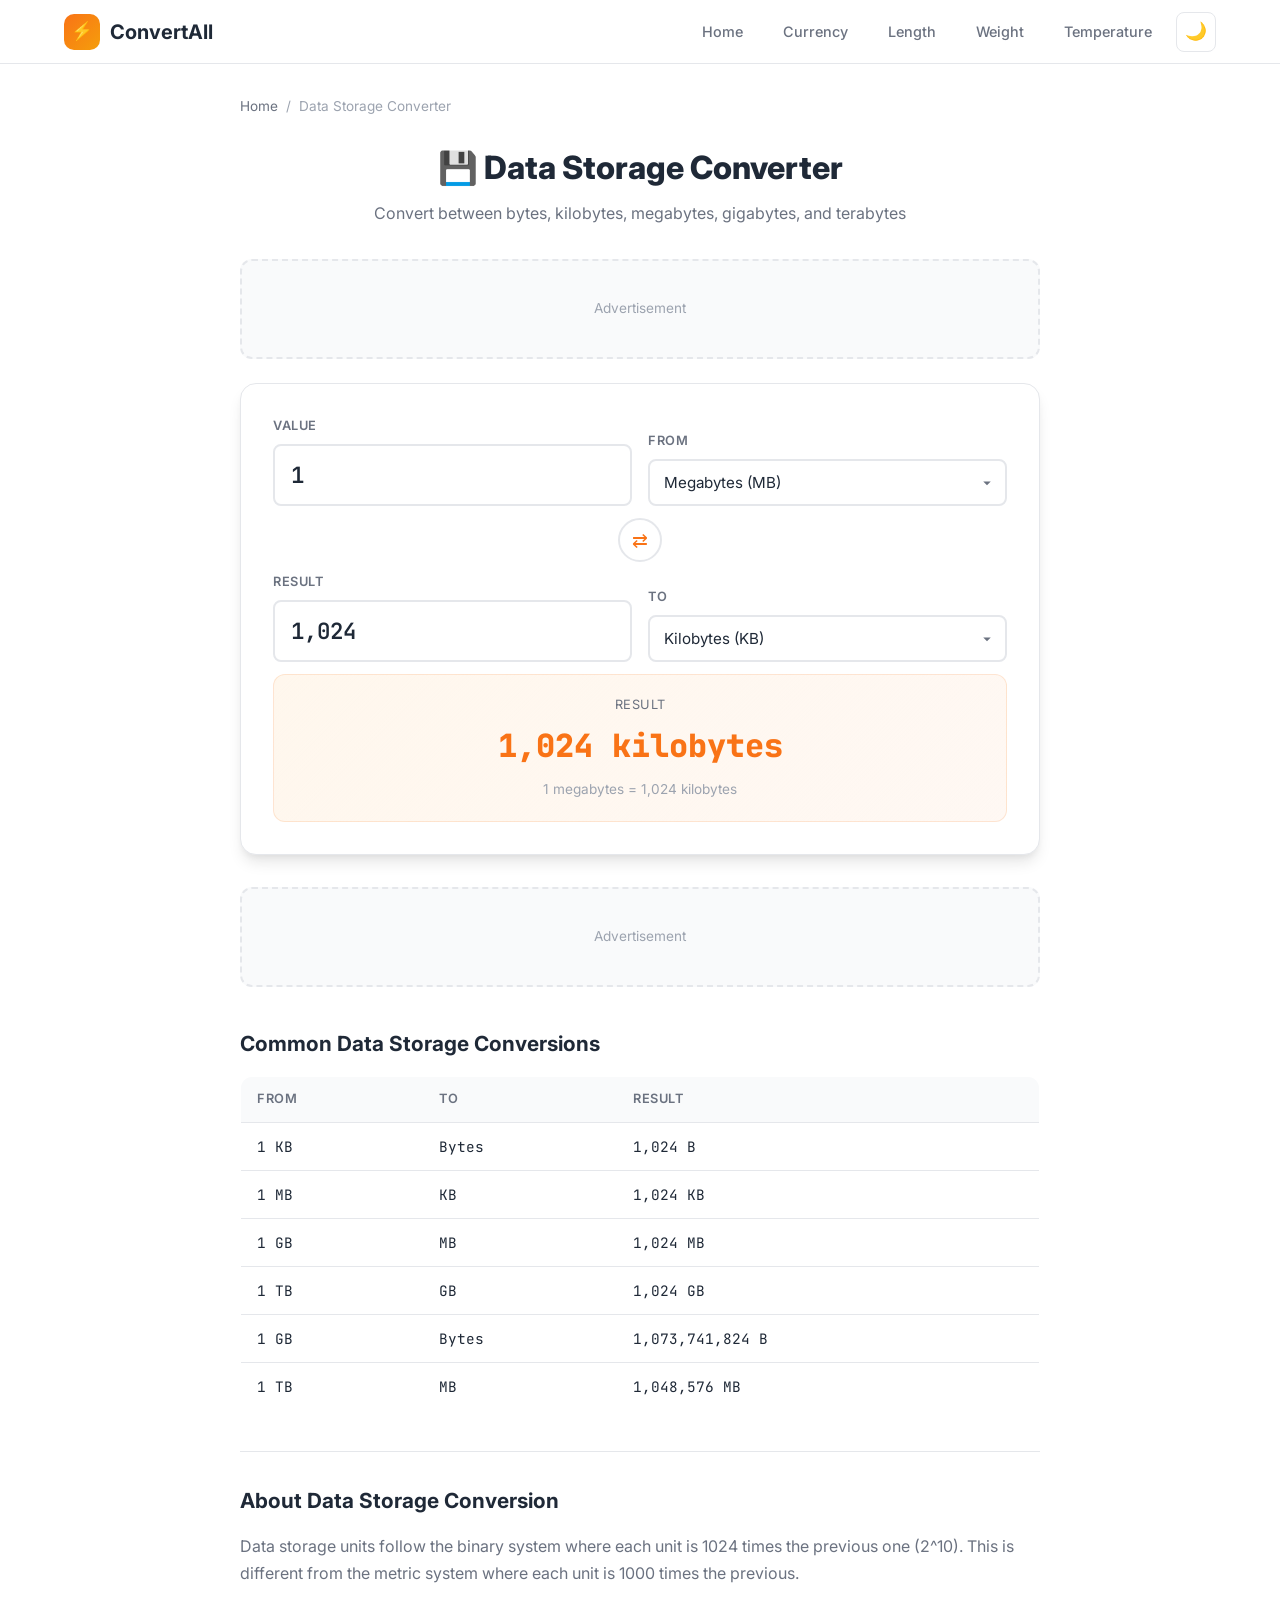
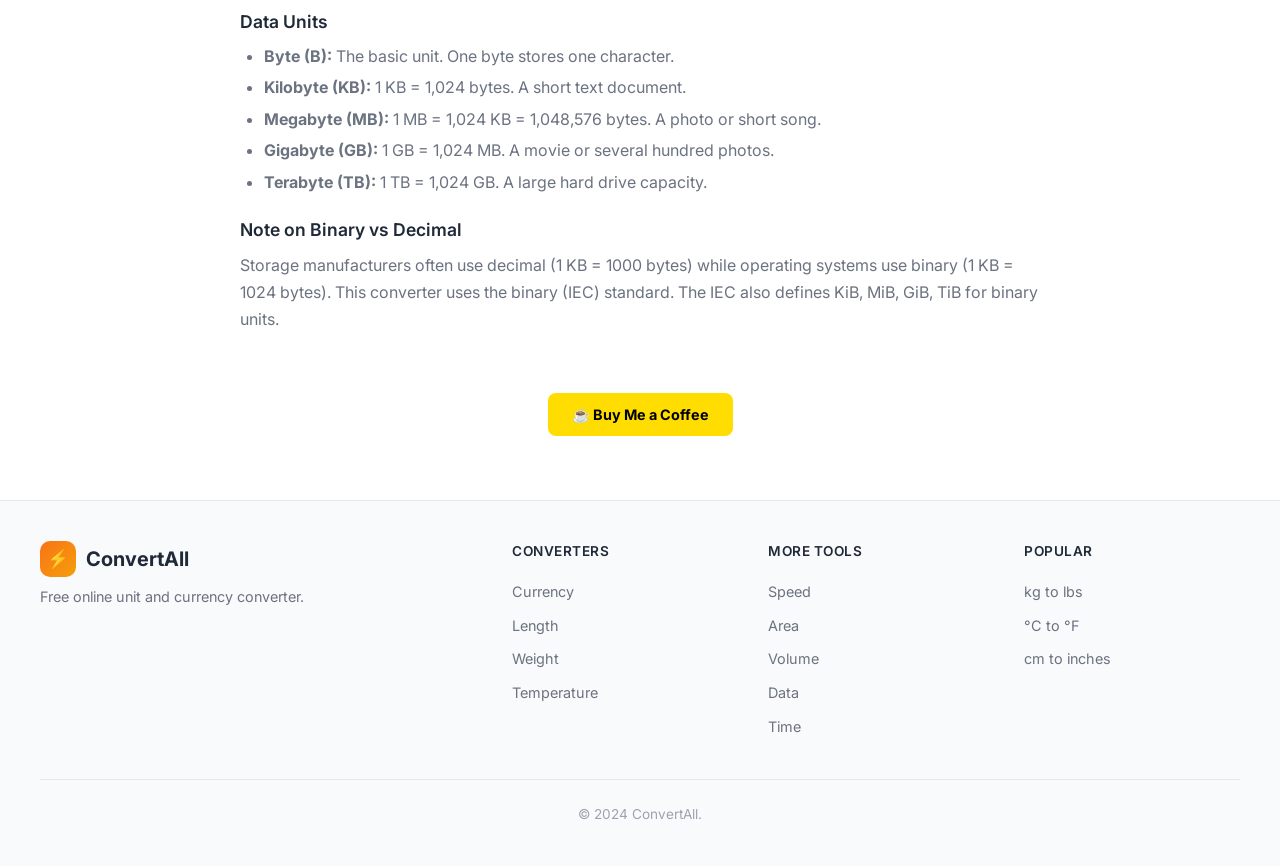
<file: tools/data.html>
<!DOCTYPE html>
<html lang="en">
<head>
  <meta charset="UTF-8">
  <meta name="viewport" content="width=device-width, initial-scale=1.0">
  <title>Data Storage Converter - Bytes, KB, MB, GB, TB | ConvertAll</title>
  <meta name="description" content="Free online data storage converter. Convert between bytes, kilobytes, megabytes, gigabytes, and terabytes instantly.">
  <meta name="keywords" content="data converter, bytes to KB, MB to GB, GB to TB, storage converter, file size converter">
  <meta name="robots" content="index, follow">
  <link rel="canonical" href="https://example.com/tools/data.html">
  <link rel="icon" href="../favicon.svg" type="image/svg+xml">
  <link rel="stylesheet" href="../css/style.css">
  <link rel="preconnect" href="https://fonts.googleapis.com">
  <link rel="preconnect" href="https://fonts.gstatic.com" crossorigin>
  <link href="https://fonts.googleapis.com/css2?family=Inter:wght@400;500;600;700;800&family=JetBrains+Mono:wght@400;500;600&display=swap" rel="stylesheet">
</head>
<body data-page="data">

  <header class="header">
    <div class="header-inner">
      <a href="../index.html" class="logo"><span class="logo-icon">⚡</span><span>ConvertAll</span></a>
      <button class="menu-toggle" aria-label="Toggle menu" aria-expanded="false">☰</button>
      <nav class="nav">
        <a href="../index.html" class="nav-link">Home</a>
        <a href="currency.html" class="nav-link">Currency</a>
        <a href="length.html" class="nav-link">Length</a>
        <a href="weight.html" class="nav-link">Weight</a>
        <a href="temperature.html" class="nav-link">Temperature</a>
        <button class="theme-toggle" aria-label="Toggle dark mode">🌙</button>
      </nav>
    </div>
  </header>

  <main class="main">
    <div class="converter-page">

      <nav class="breadcrumb" aria-label="Breadcrumb">
        <a href="../index.html">Home</a>
        <span class="breadcrumb-sep">/</span>
        <span>Data Storage Converter</span>
      </nav>

      <div class="converter-header">
        <h1>💾 Data Storage Converter</h1>
        <p>Convert between bytes, kilobytes, megabytes, gigabytes, and terabytes</p>
      </div>

      <div class="ad-placeholder ad-placeholder-top"><span>Advertisement</span></div>

      <div class="converter-box">
        <div class="converter-row">
          <div class="converter-field">
            <label for="input-value">Value</label>
            <input type="number" id="input-value" placeholder="Enter value" value="1" step="any">
          </div>
          <div class="converter-field">
            <label for="from-unit">From</label>
            <select id="from-unit">
              <option value="bytes">Bytes (B)</option>
              <option value="KB">Kilobytes (KB)</option>
              <option value="MB" selected>Megabytes (MB)</option>
              <option value="GB">Gigabytes (GB)</option>
              <option value="TB">Terabytes (TB)</option>
            </select>
          </div>
        </div>

        <div class="swap-btn-center">
          <button class="swap-btn" aria-label="Swap units">⇄</button>
        </div>

        <div class="converter-row">
          <div class="converter-field">
            <label for="output-value">Result</label>
            <input type="text" id="output-value" readonly placeholder="Result">
          </div>
          <div class="converter-field">
            <label for="to-unit">To</label>
            <select id="to-unit">
              <option value="bytes">Bytes (B)</option>
              <option value="KB" selected>Kilobytes (KB)</option>
              <option value="MB">Megabytes (MB)</option>
              <option value="GB">Gigabytes (GB)</option>
              <option value="TB">Terabytes (TB)</option>
            </select>
          </div>
        </div>

        <div class="result-display" id="result-display">
          <div class="result-label">Result</div>
          <div class="result-value">--</div>
        </div>
      </div>

      <div class="ad-placeholder ad-placeholder-bottom"><span>Advertisement</span></div>

      <section class="conversion-table-section">
        <h2>Common Data Storage Conversions</h2>
        <table class="conversion-table">
          <thead>
            <tr><th>From</th><th>To</th><th>Result</th></tr>
          </thead>
          <tbody>
            <tr><td>1 KB</td><td>Bytes</td><td>1,024 B</td></tr>
            <tr><td>1 MB</td><td>KB</td><td>1,024 KB</td></tr>
            <tr><td>1 GB</td><td>MB</td><td>1,024 MB</td></tr>
            <tr><td>1 TB</td><td>GB</td><td>1,024 GB</td></tr>
            <tr><td>1 GB</td><td>Bytes</td><td>1,073,741,824 B</td></tr>
            <tr><td>1 TB</td><td>MB</td><td>1,048,576 MB</td></tr>
          </tbody>
        </table>
      </section>

      <section class="info-section">
        <h2>About Data Storage Conversion</h2>
        <p>Data storage units follow the binary system where each unit is 1024 times the previous one (2^10). This is different from the metric system where each unit is 1000 times the previous.</p>

        <h3>Data Units</h3>
        <ul>
          <li><strong>Byte (B):</strong> The basic unit. One byte stores one character.</li>
          <li><strong>Kilobyte (KB):</strong> 1 KB = 1,024 bytes. A short text document.</li>
          <li><strong>Megabyte (MB):</strong> 1 MB = 1,024 KB = 1,048,576 bytes. A photo or short song.</li>
          <li><strong>Gigabyte (GB):</strong> 1 GB = 1,024 MB. A movie or several hundred photos.</li>
          <li><strong>Terabyte (TB):</strong> 1 TB = 1,024 GB. A large hard drive capacity.</li>
        </ul>

        <h3>Note on Binary vs Decimal</h3>
        <p>Storage manufacturers often use decimal (1 KB = 1000 bytes) while operating systems use binary (1 KB = 1024 bytes). This converter uses the binary (IEC) standard. The IEC also defines KiB, MiB, GiB, TiB for binary units.</p>
      </section>

    </div>
  </main>

  <footer class="footer">
    <div class="footer-inner">
      <div class="footer-brand">
        <a href="../index.html" class="logo"><span class="logo-icon">⚡</span><span>ConvertAll</span></a>
        <p>Free online unit and currency converter.</p>
      </div>
      <div><h4>Converters</h4><ul class="footer-links"><li><a href="currency.html">Currency</a></li><li><a href="length.html">Length</a></li><li><a href="weight.html">Weight</a></li><li><a href="temperature.html">Temperature</a></li></ul></div>
      <div><h4>More Tools</h4><ul class="footer-links"><li><a href="speed.html">Speed</a></li><li><a href="area.html">Area</a></li><li><a href="volume.html">Volume</a></li><li><a href="data.html">Data</a></li><li><a href="time.html">Time</a></li></ul></div>
      <div><h4>Popular</h4><ul class="footer-links"><li><a href="weight.html?from=kg&to=lb">kg to lbs</a></li><li><a href="temperature.html?from=C&to=F">°C to °F</a></li><li><a href="length.html?from=cm&to=in">cm to inches</a></li></ul></div>
    </div>
    <div class="footer-bottom"><p>&copy; 2024 ConvertAll.</p></div>
  </footer>

  <script src="../js/common.js"></script>
  <script>
    document.addEventListener('DOMContentLoaded', function() {
      const params = new URLSearchParams(window.location.search);
      if (params.get('from')) document.getElementById('from-unit').value = params.get('from');
      if (params.get('to')) document.getElementById('to-unit').value = params.get('to');
      document.getElementById('input-value').dispatchEvent(new Event('input'));
    });
  </script>
  <script src="../js/monetize.js"></script>
</body>
</html>
</file>
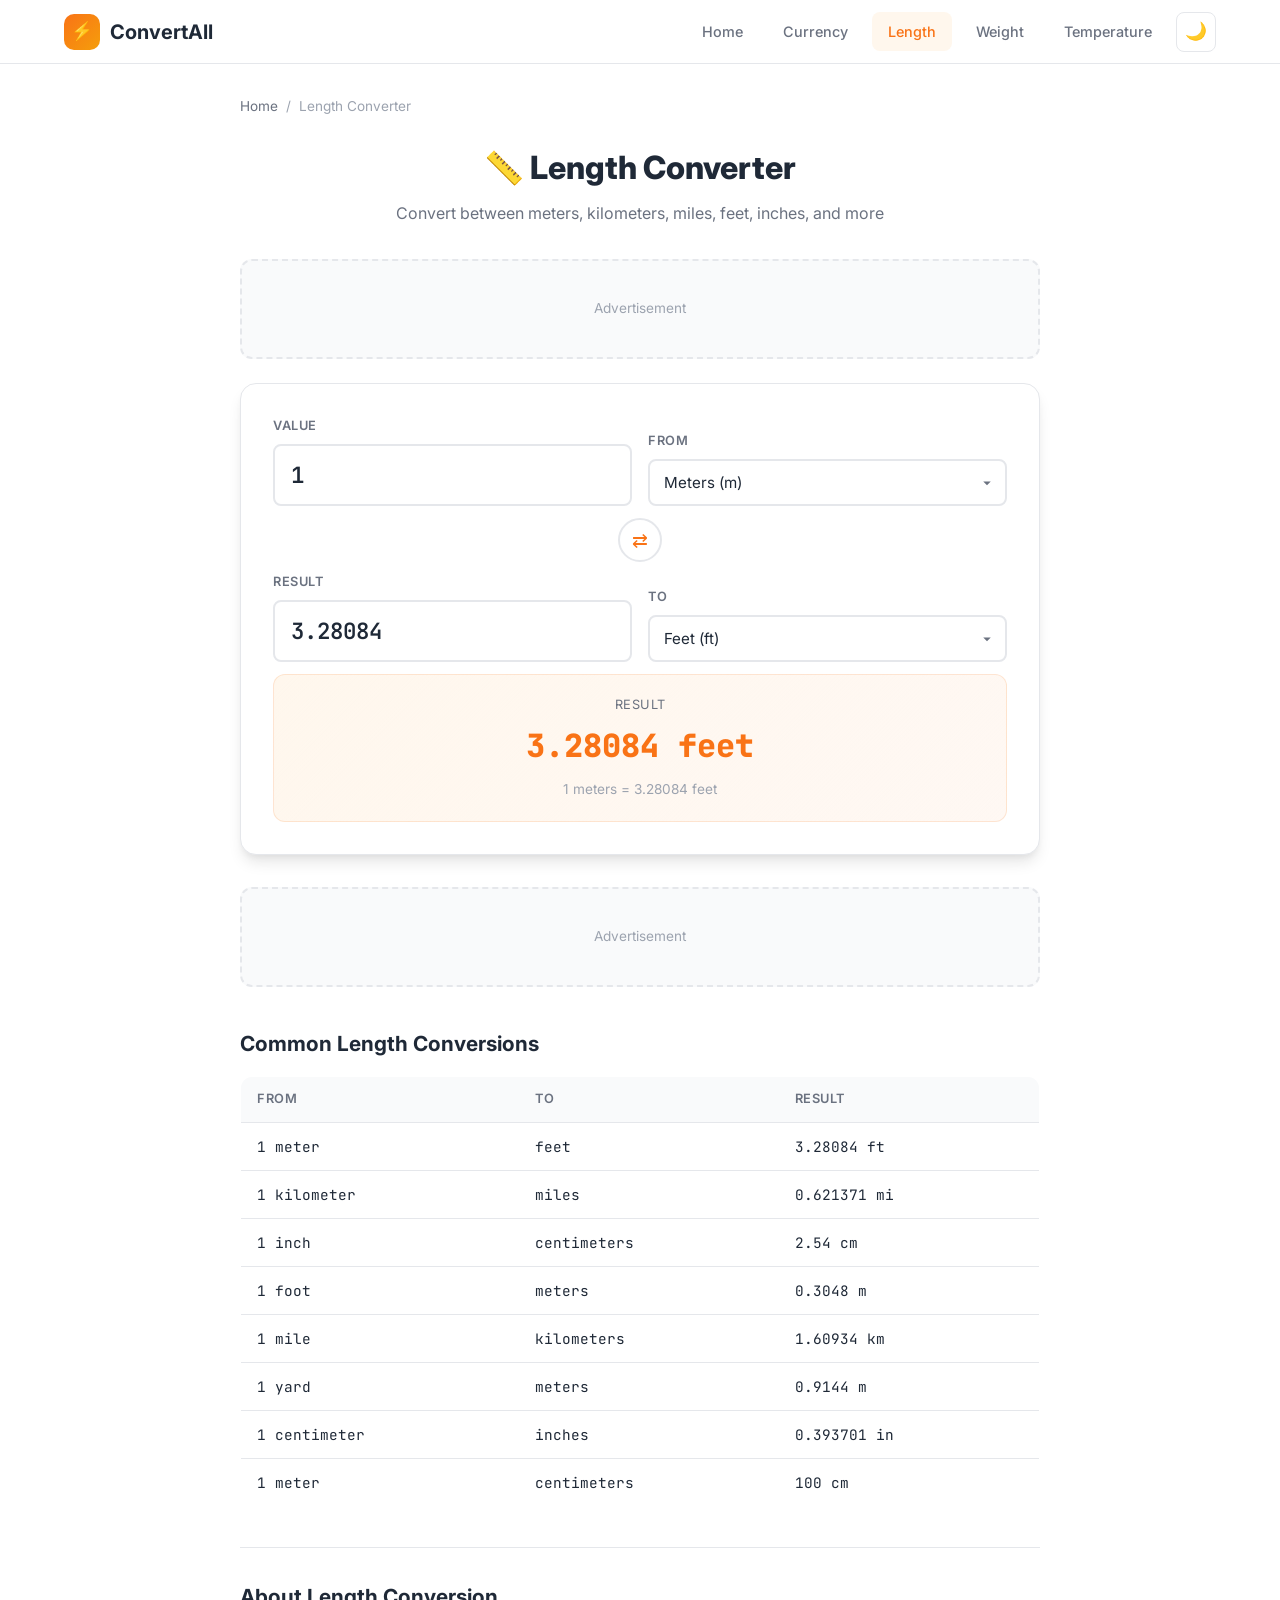
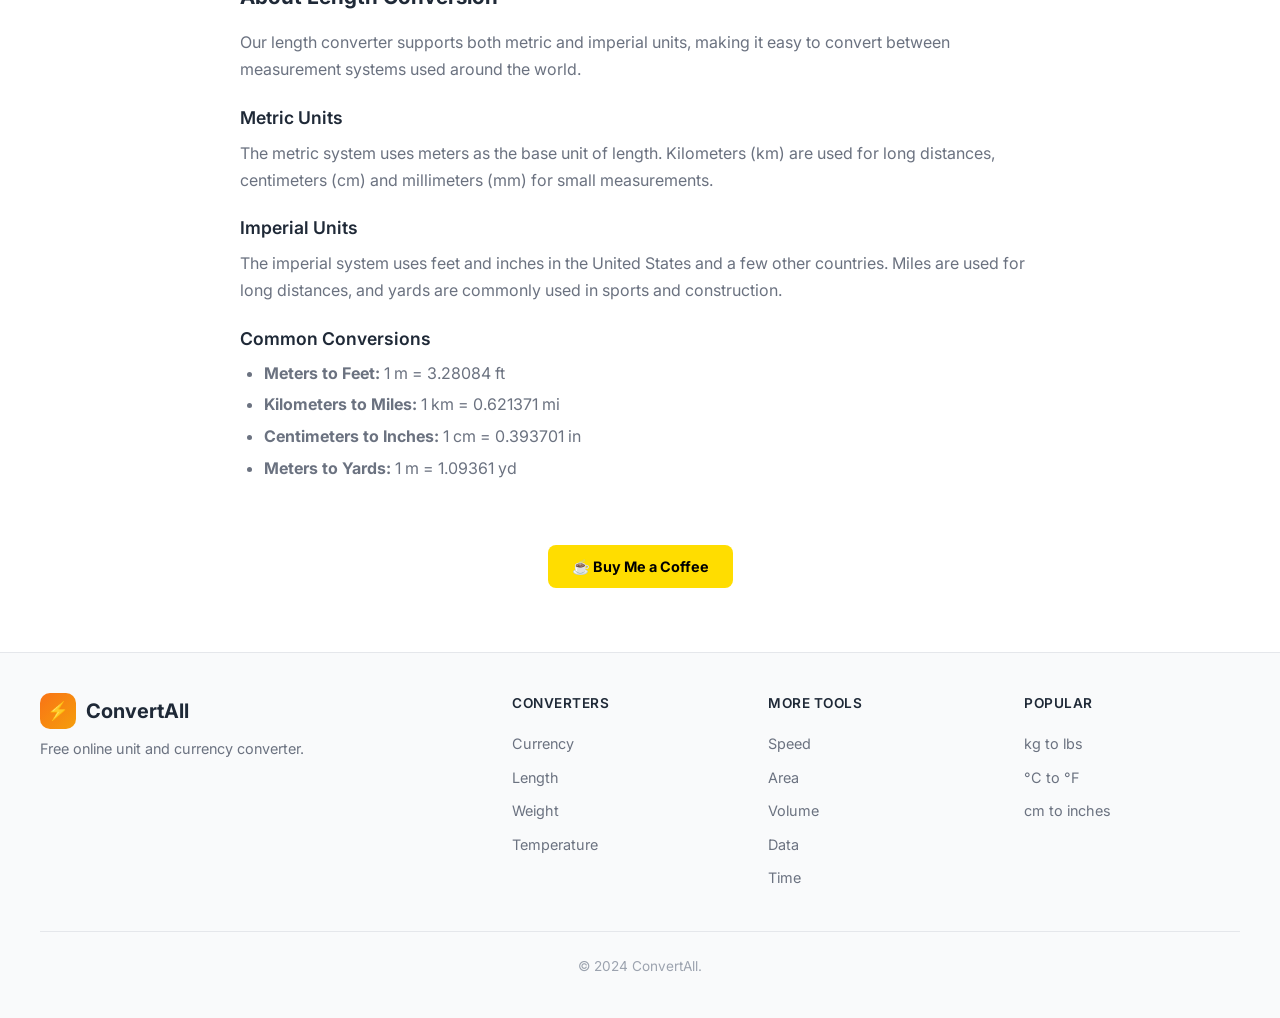
<file: tools/length.html>
<!DOCTYPE html>
<html lang="en">
<head>
  <meta charset="UTF-8">
  <meta name="viewport" content="width=device-width, initial-scale=1.0">
  <title>Length Converter - Meters, Feet, Inches, km, Miles | ConvertAll</title>
  <meta name="description" content="Free online length converter. Convert between meters, kilometers, miles, feet, inches, centimeters, millimeters, and yards instantly. Accurate and fast.">
  <meta name="keywords" content="length converter, meter to feet, km to miles, cm to inches, distance converter, unit converter, metric to imperial">
  <meta name="robots" content="index, follow">
  <link rel="canonical" href="https://example.com/tools/length.html">

  <meta property="og:title" content="Length Converter - Meters, Feet, Inches, km, Miles">
  <meta property="og:description" content="Convert between meters, km, miles, feet, inches, cm, mm, and yards instantly.">
  <meta property="og:type" content="website">

  <link rel="icon" href="../favicon.svg" type="image/svg+xml">
  <link rel="stylesheet" href="../css/style.css">
  <link rel="preconnect" href="https://fonts.googleapis.com">
  <link rel="preconnect" href="https://fonts.gstatic.com" crossorigin>
  <link href="https://fonts.googleapis.com/css2?family=Inter:wght@400;500;600;700;800&family=JetBrains+Mono:wght@400;500;600&display=swap" rel="stylesheet">

  <script type="application/ld+json">
  {
    "@context": "https://schema.org",
    "@type": "WebApplication",
    "name": "Length Converter",
    "description": "Convert between meters, kilometers, miles, feet, inches, and more.",
    "applicationCategory": "UtilityApplication",
    "offers": { "@type": "Offer", "price": "0", "priceCurrency": "USD" }
  }
  </script>
</head>
<body data-page="length">

  <header class="header">
    <div class="header-inner">
      <a href="../index.html" class="logo">
        <span class="logo-icon">⚡</span>
        <span>ConvertAll</span>
      </a>
      <button class="menu-toggle" aria-label="Toggle menu" aria-expanded="false">☰</button>
      <nav class="nav">
        <a href="../index.html" class="nav-link">Home</a>
        <a href="currency.html" class="nav-link">Currency</a>
        <a href="length.html" class="nav-link active">Length</a>
        <a href="weight.html" class="nav-link">Weight</a>
        <a href="temperature.html" class="nav-link">Temperature</a>
        <button class="theme-toggle" aria-label="Toggle dark mode">🌙</button>
      </nav>
    </div>
  </header>

  <main class="main">
    <div class="converter-page">

      <nav class="breadcrumb" aria-label="Breadcrumb">
        <a href="../index.html">Home</a>
        <span class="breadcrumb-sep">/</span>
        <span>Length Converter</span>
      </nav>

      <div class="converter-header">
        <h1>📏 Length Converter</h1>
        <p>Convert between meters, kilometers, miles, feet, inches, and more</p>
      </div>

      <div class="ad-placeholder ad-placeholder-top"><span>Advertisement</span></div>

      <div class="converter-box">
        <div class="converter-row">
          <div class="converter-field">
            <label for="input-value">Value</label>
            <input type="number" id="input-value" placeholder="Enter value" value="1" step="any">
          </div>
          <div class="converter-field">
            <label for="from-unit">From</label>
            <select id="from-unit">
              <option value="m" selected>Meters (m)</option>
              <option value="km">Kilometers (km)</option>
              <option value="mi">Miles (mi)</option>
              <option value="ft">Feet (ft)</option>
              <option value="in">Inches (in)</option>
              <option value="cm">Centimeters (cm)</option>
              <option value="mm">Millimeters (mm)</option>
              <option value="yd">Yards (yd)</option>
            </select>
          </div>
        </div>

        <div class="swap-btn-center">
          <button class="swap-btn" aria-label="Swap units">⇄</button>
        </div>

        <div class="converter-row">
          <div class="converter-field">
            <label for="output-value">Result</label>
            <input type="text" id="output-value" readonly placeholder="Result">
          </div>
          <div class="converter-field">
            <label for="to-unit">To</label>
            <select id="to-unit">
              <option value="m">Meters (m)</option>
              <option value="km">Kilometers (km)</option>
              <option value="mi">Miles (mi)</option>
              <option value="ft" selected>Feet (ft)</option>
              <option value="in">Inches (in)</option>
              <option value="cm">Centimeters (cm)</option>
              <option value="mm">Millimeters (mm)</option>
              <option value="yd">Yards (yd)</option>
            </select>
          </div>
        </div>

        <div class="result-display" id="result-display">
          <div class="result-label">Result</div>
          <div class="result-value">--</div>
        </div>
      </div>

      <div class="ad-placeholder ad-placeholder-bottom"><span>Advertisement</span></div>

      <section class="conversion-table-section">
        <h2>Common Length Conversions</h2>
        <table class="conversion-table">
          <thead>
            <tr><th>From</th><th>To</th><th>Result</th></tr>
          </thead>
          <tbody>
            <tr><td>1 meter</td><td>feet</td><td>3.28084 ft</td></tr>
            <tr><td>1 kilometer</td><td>miles</td><td>0.621371 mi</td></tr>
            <tr><td>1 inch</td><td>centimeters</td><td>2.54 cm</td></tr>
            <tr><td>1 foot</td><td>meters</td><td>0.3048 m</td></tr>
            <tr><td>1 mile</td><td>kilometers</td><td>1.60934 km</td></tr>
            <tr><td>1 yard</td><td>meters</td><td>0.9144 m</td></tr>
            <tr><td>1 centimeter</td><td>inches</td><td>0.393701 in</td></tr>
            <tr><td>1 meter</td><td>centimeters</td><td>100 cm</td></tr>
          </tbody>
        </table>
      </section>

      <section class="info-section">
        <h2>About Length Conversion</h2>
        <p>Our length converter supports both metric and imperial units, making it easy to convert between measurement systems used around the world.</p>

        <h3>Metric Units</h3>
        <p>The metric system uses meters as the base unit of length. Kilometers (km) are used for long distances, centimeters (cm) and millimeters (mm) for small measurements.</p>

        <h3>Imperial Units</h3>
        <p>The imperial system uses feet and inches in the United States and a few other countries. Miles are used for long distances, and yards are commonly used in sports and construction.</p>

        <h3>Common Conversions</h3>
        <ul>
          <li><strong>Meters to Feet:</strong> 1 m = 3.28084 ft</li>
          <li><strong>Kilometers to Miles:</strong> 1 km = 0.621371 mi</li>
          <li><strong>Centimeters to Inches:</strong> 1 cm = 0.393701 in</li>
          <li><strong>Meters to Yards:</strong> 1 m = 1.09361 yd</li>
        </ul>
      </section>

    </div>
  </main>

  <footer class="footer">
    <div class="footer-inner">
      <div class="footer-brand">
        <a href="../index.html" class="logo"><span class="logo-icon">⚡</span><span>ConvertAll</span></a>
        <p>Free online unit and currency converter.</p>
      </div>
      <div>
        <h4>Converters</h4>
        <ul class="footer-links">
          <li><a href="currency.html">Currency</a></li>
          <li><a href="length.html">Length</a></li>
          <li><a href="weight.html">Weight</a></li>
          <li><a href="temperature.html">Temperature</a></li>
        </ul>
      </div>
      <div>
        <h4>More Tools</h4>
        <ul class="footer-links">
          <li><a href="speed.html">Speed</a></li>
          <li><a href="area.html">Area</a></li>
          <li><a href="volume.html">Volume</a></li>
          <li><a href="data.html">Data</a></li>
          <li><a href="time.html">Time</a></li>
        </ul>
      </div>
      <div>
        <h4>Popular</h4>
        <ul class="footer-links">
          <li><a href="weight.html?from=kg&to=lb">kg to lbs</a></li>
          <li><a href="temperature.html?from=C&to=F">°C to °F</a></li>
          <li><a href="length.html?from=cm&to=in">cm to inches</a></li>
        </ul>
      </div>
    </div>
    <div class="footer-bottom"><p>&copy; 2024 ConvertAll.</p></div>
  </footer>

  <script src="../js/common.js"></script>
  <script>
    document.addEventListener('DOMContentLoaded', function() {
      const params = new URLSearchParams(window.location.search);
      if (params.get('from')) document.getElementById('from-unit').value = params.get('from');
      if (params.get('to')) document.getElementById('to-unit').value = params.get('to');
      if (params.get('value')) document.getElementById('input-value').value = params.get('value');
      // Trigger conversion after setting params
      document.getElementById('input-value').dispatchEvent(new Event('input'));
    });
  </script>
  <script src="../js/monetize.js"></script>
</body>
</html>
</file>
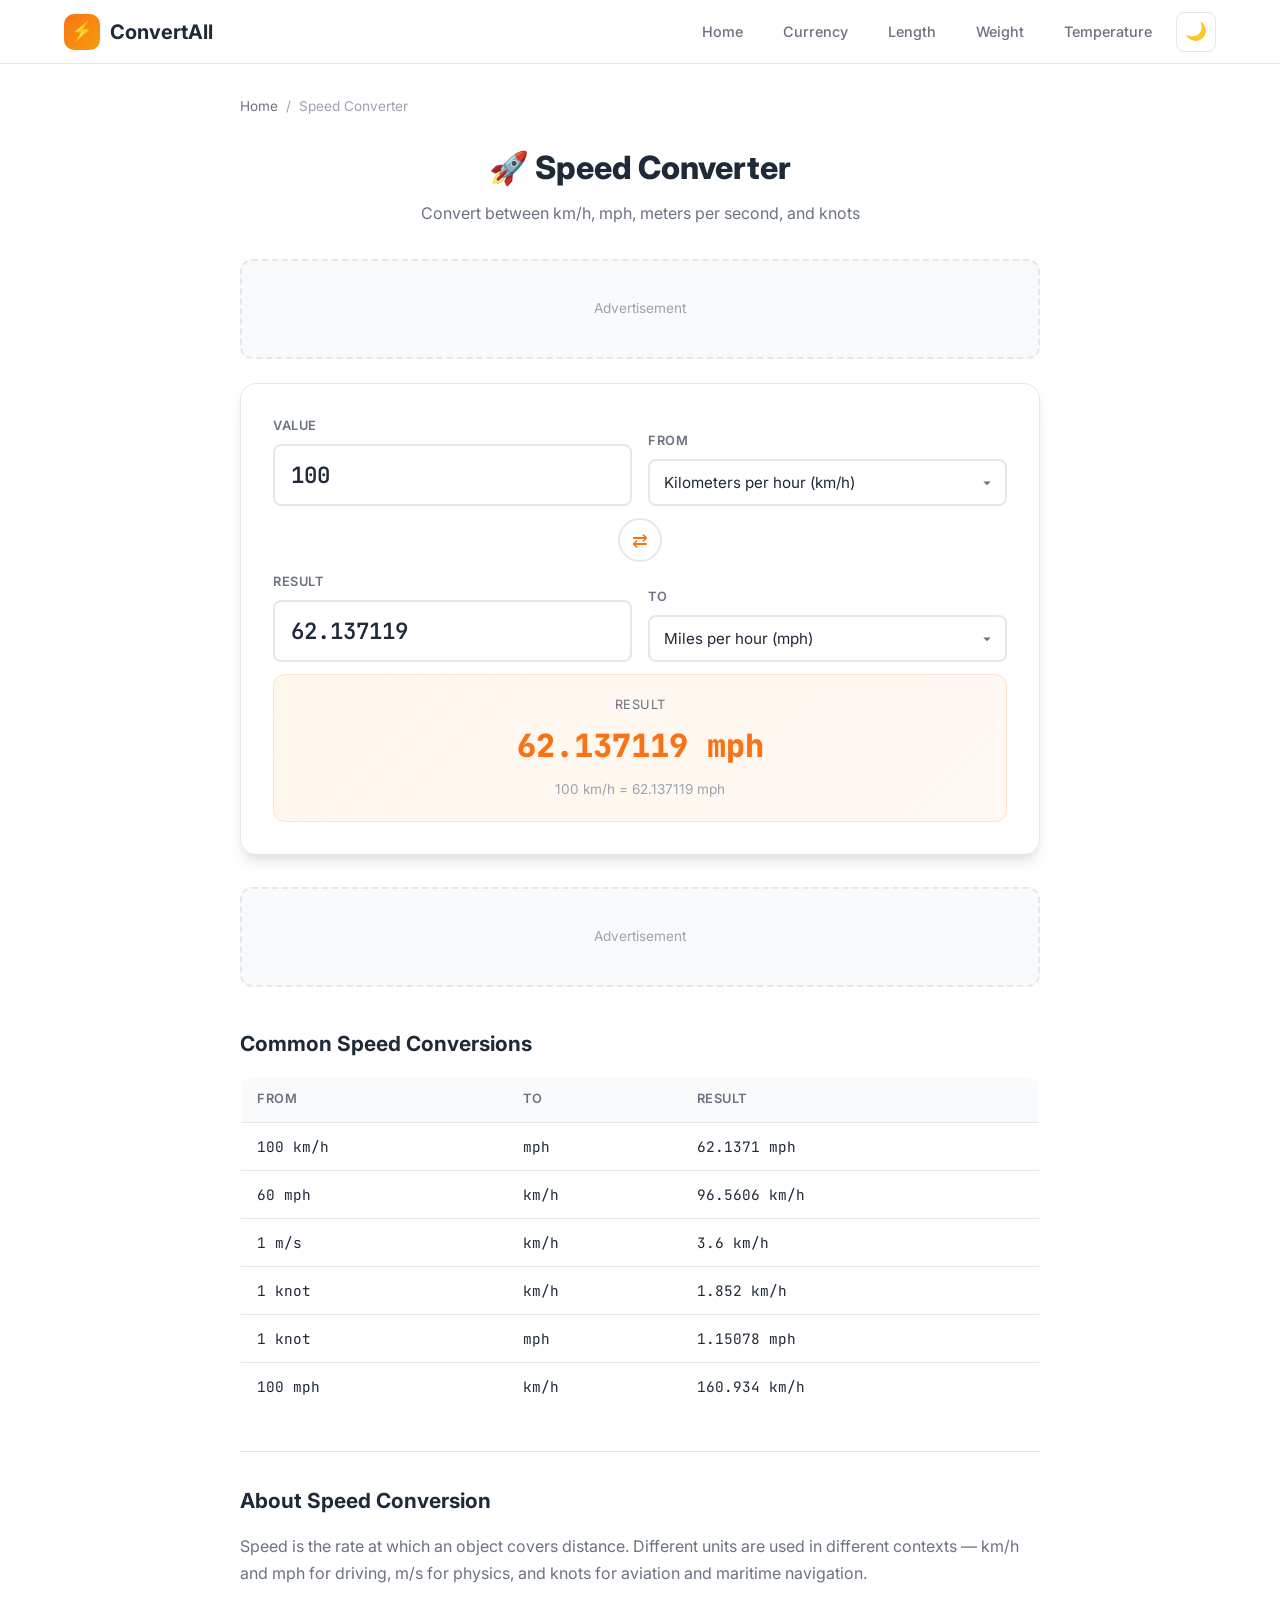
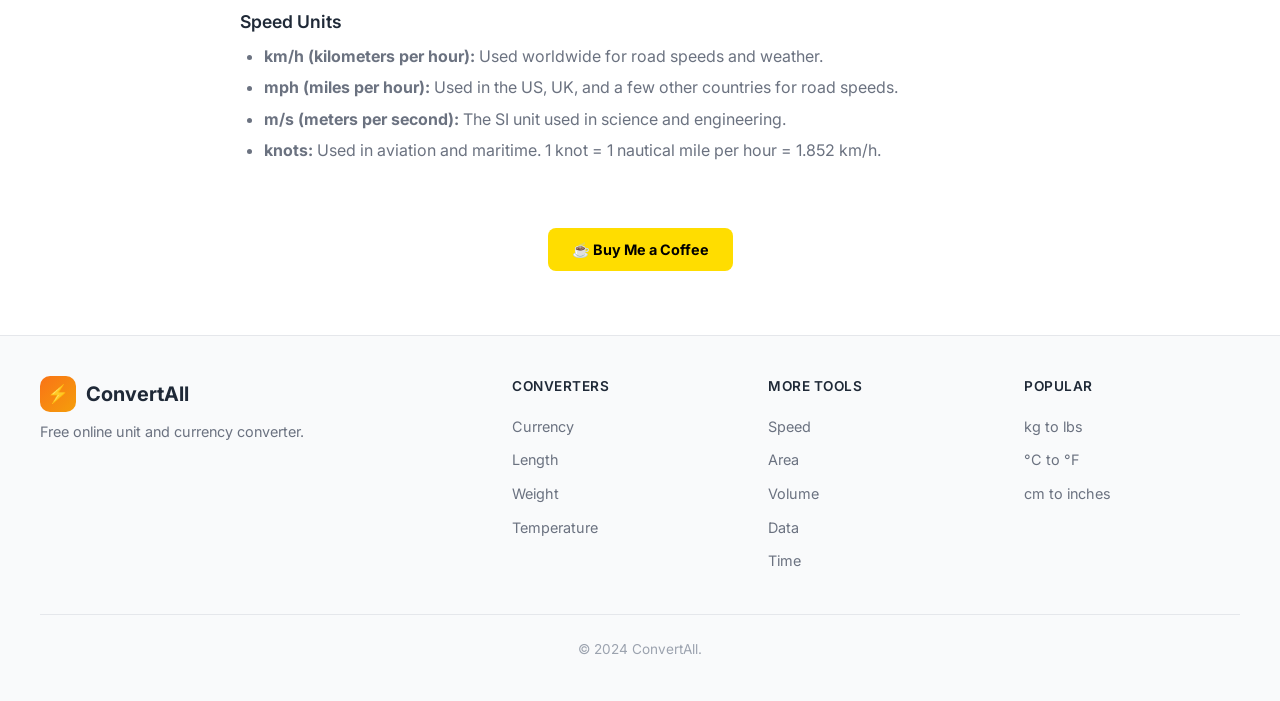
<file: tools/speed.html>
<!DOCTYPE html>
<html lang="en">
<head>
  <meta charset="UTF-8">
  <meta name="viewport" content="width=device-width, initial-scale=1.0">
  <title>Speed Converter - km/h, mph, m/s, knots | ConvertAll</title>
  <meta name="description" content="Free online speed converter. Convert between km/h, mph, meters per second, and knots instantly.">
  <meta name="keywords" content="speed converter, km/h to mph, mph to km/h, knots converter, velocity converter">
  <meta name="robots" content="index, follow">
  <link rel="canonical" href="https://example.com/tools/speed.html">
  <link rel="icon" href="../favicon.svg" type="image/svg+xml">
  <link rel="stylesheet" href="../css/style.css">
  <link rel="preconnect" href="https://fonts.googleapis.com">
  <link rel="preconnect" href="https://fonts.gstatic.com" crossorigin>
  <link href="https://fonts.googleapis.com/css2?family=Inter:wght@400;500;600;700;800&family=JetBrains+Mono:wght@400;500;600&display=swap" rel="stylesheet">
</head>
<body data-page="speed">

  <header class="header">
    <div class="header-inner">
      <a href="../index.html" class="logo"><span class="logo-icon">⚡</span><span>ConvertAll</span></a>
      <button class="menu-toggle" aria-label="Toggle menu" aria-expanded="false">☰</button>
      <nav class="nav">
        <a href="../index.html" class="nav-link">Home</a>
        <a href="currency.html" class="nav-link">Currency</a>
        <a href="length.html" class="nav-link">Length</a>
        <a href="weight.html" class="nav-link">Weight</a>
        <a href="temperature.html" class="nav-link">Temperature</a>
        <button class="theme-toggle" aria-label="Toggle dark mode">🌙</button>
      </nav>
    </div>
  </header>

  <main class="main">
    <div class="converter-page">

      <nav class="breadcrumb" aria-label="Breadcrumb">
        <a href="../index.html">Home</a>
        <span class="breadcrumb-sep">/</span>
        <span>Speed Converter</span>
      </nav>

      <div class="converter-header">
        <h1>🚀 Speed Converter</h1>
        <p>Convert between km/h, mph, meters per second, and knots</p>
      </div>

      <div class="ad-placeholder ad-placeholder-top"><span>Advertisement</span></div>

      <div class="converter-box">
        <div class="converter-row">
          <div class="converter-field">
            <label for="input-value">Value</label>
            <input type="number" id="input-value" placeholder="Enter value" value="100" step="any">
          </div>
          <div class="converter-field">
            <label for="from-unit">From</label>
            <select id="from-unit">
              <option value="km/h" selected>Kilometers per hour (km/h)</option>
              <option value="mph">Miles per hour (mph)</option>
              <option value="m/s">Meters per second (m/s)</option>
              <option value="knots">Knots (kn)</option>
            </select>
          </div>
        </div>

        <div class="swap-btn-center">
          <button class="swap-btn" aria-label="Swap units">⇄</button>
        </div>

        <div class="converter-row">
          <div class="converter-field">
            <label for="output-value">Result</label>
            <input type="text" id="output-value" readonly placeholder="Result">
          </div>
          <div class="converter-field">
            <label for="to-unit">To</label>
            <select id="to-unit">
              <option value="km/h">Kilometers per hour (km/h)</option>
              <option value="mph" selected>Miles per hour (mph)</option>
              <option value="m/s">Meters per second (m/s)</option>
              <option value="knots">Knots (kn)</option>
            </select>
          </div>
        </div>

        <div class="result-display" id="result-display">
          <div class="result-label">Result</div>
          <div class="result-value">--</div>
        </div>
      </div>

      <div class="ad-placeholder ad-placeholder-bottom"><span>Advertisement</span></div>

      <section class="conversion-table-section">
        <h2>Common Speed Conversions</h2>
        <table class="conversion-table">
          <thead>
            <tr><th>From</th><th>To</th><th>Result</th></tr>
          </thead>
          <tbody>
            <tr><td>100 km/h</td><td>mph</td><td>62.1371 mph</td></tr>
            <tr><td>60 mph</td><td>km/h</td><td>96.5606 km/h</td></tr>
            <tr><td>1 m/s</td><td>km/h</td><td>3.6 km/h</td></tr>
            <tr><td>1 knot</td><td>km/h</td><td>1.852 km/h</td></tr>
            <tr><td>1 knot</td><td>mph</td><td>1.15078 mph</td></tr>
            <tr><td>100 mph</td><td>km/h</td><td>160.934 km/h</td></tr>
          </tbody>
        </table>
      </section>

      <section class="info-section">
        <h2>About Speed Conversion</h2>
        <p>Speed is the rate at which an object covers distance. Different units are used in different contexts — km/h and mph for driving, m/s for physics, and knots for aviation and maritime navigation.</p>

        <h3>Speed Units</h3>
        <ul>
          <li><strong>km/h (kilometers per hour):</strong> Used worldwide for road speeds and weather.</li>
          <li><strong>mph (miles per hour):</strong> Used in the US, UK, and a few other countries for road speeds.</li>
          <li><strong>m/s (meters per second):</strong> The SI unit used in science and engineering.</li>
          <li><strong>knots:</strong> Used in aviation and maritime. 1 knot = 1 nautical mile per hour = 1.852 km/h.</li>
        </ul>
      </section>

    </div>
  </main>

  <footer class="footer">
    <div class="footer-inner">
      <div class="footer-brand">
        <a href="../index.html" class="logo"><span class="logo-icon">⚡</span><span>ConvertAll</span></a>
        <p>Free online unit and currency converter.</p>
      </div>
      <div>
        <h4>Converters</h4>
        <ul class="footer-links">
          <li><a href="currency.html">Currency</a></li><li><a href="length.html">Length</a></li><li><a href="weight.html">Weight</a></li><li><a href="temperature.html">Temperature</a></li>
        </ul>
      </div>
      <div>
        <h4>More Tools</h4>
        <ul class="footer-links">
          <li><a href="speed.html">Speed</a></li><li><a href="area.html">Area</a></li><li><a href="volume.html">Volume</a></li><li><a href="data.html">Data</a></li><li><a href="time.html">Time</a></li>
        </ul>
      </div>
      <div>
        <h4>Popular</h4>
        <ul class="footer-links">
          <li><a href="weight.html?from=kg&to=lb">kg to lbs</a></li><li><a href="temperature.html?from=C&to=F">°C to °F</a></li><li><a href="length.html?from=cm&to=in">cm to inches</a></li>
        </ul>
      </div>
    </div>
    <div class="footer-bottom"><p>&copy; 2024 ConvertAll.</p></div>
  </footer>

  <script src="../js/common.js"></script>
  <script>
    document.addEventListener('DOMContentLoaded', function() {
      const params = new URLSearchParams(window.location.search);
      if (params.get('from')) document.getElementById('from-unit').value = params.get('from');
      if (params.get('to')) document.getElementById('to-unit').value = params.get('to');
      document.getElementById('input-value').dispatchEvent(new Event('input'));
    });
  </script>
  <script src="../js/monetize.js"></script>
</body>
</html>
</file>
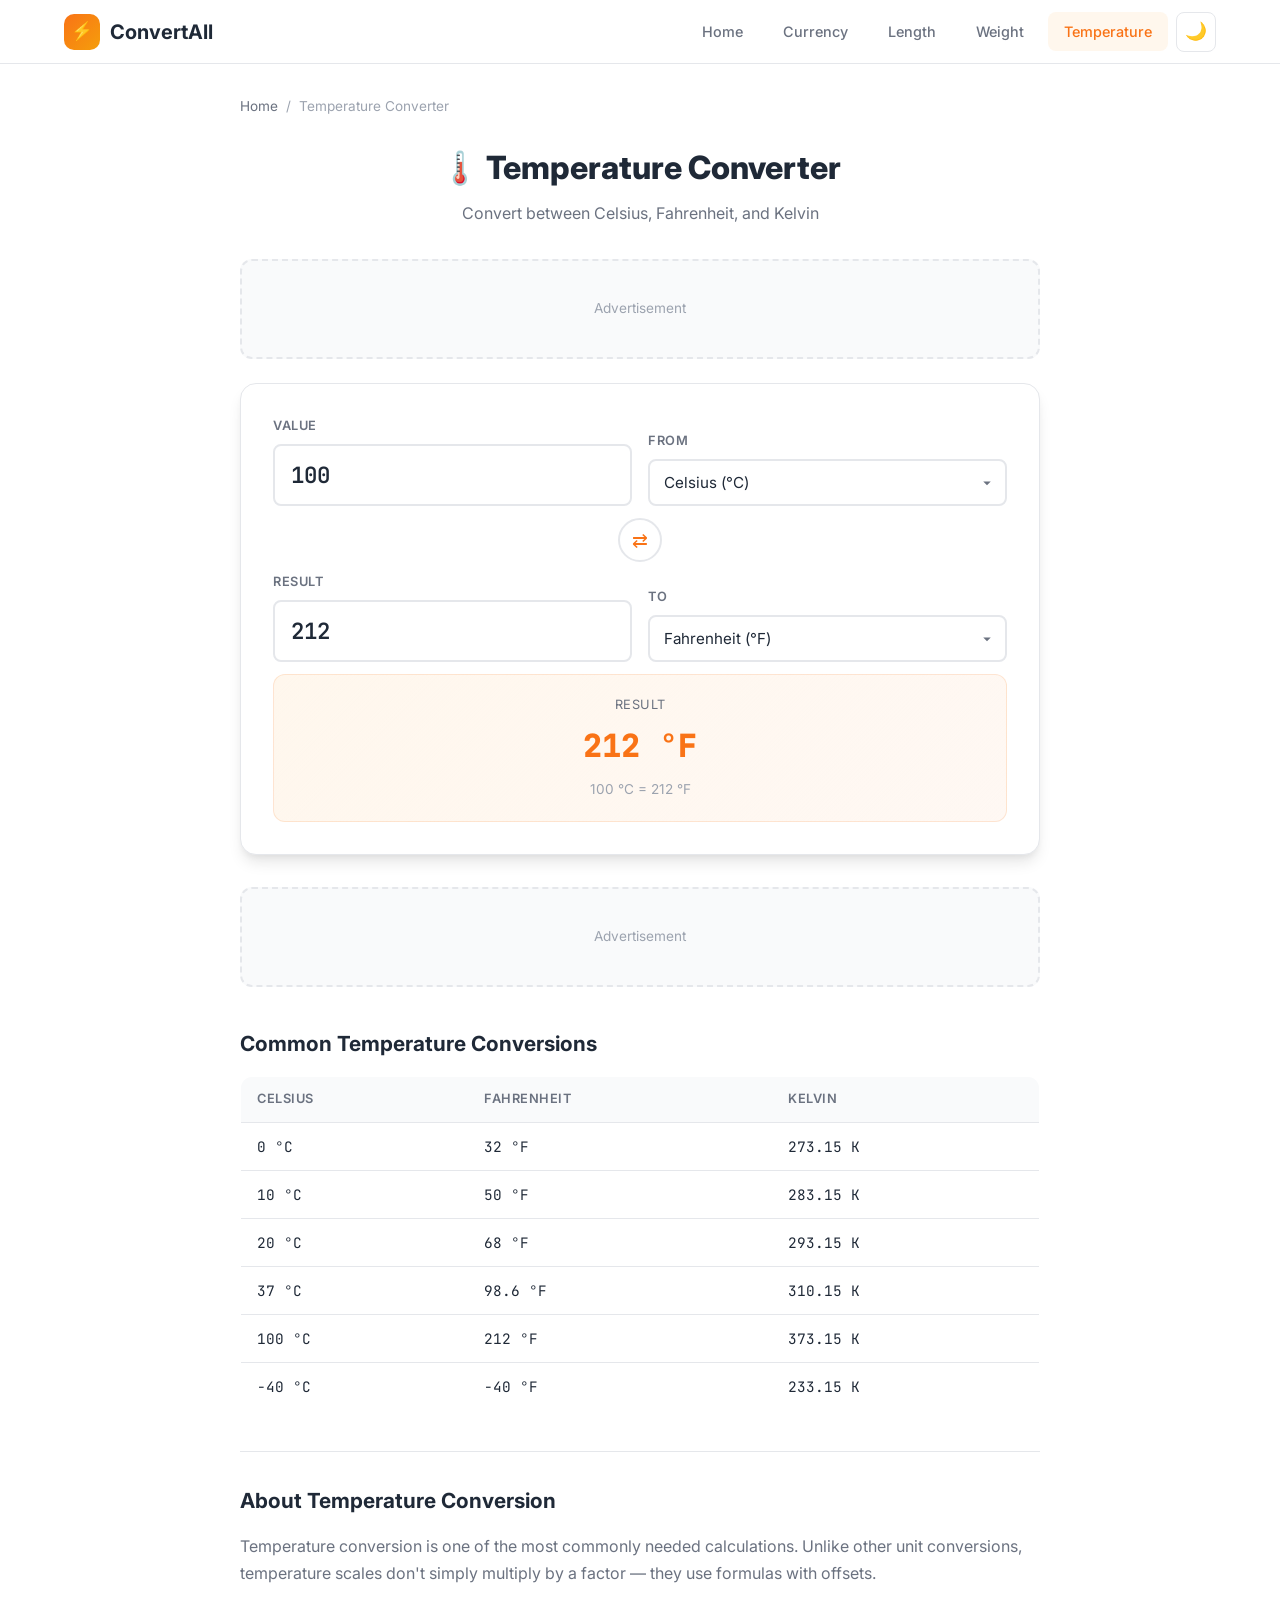
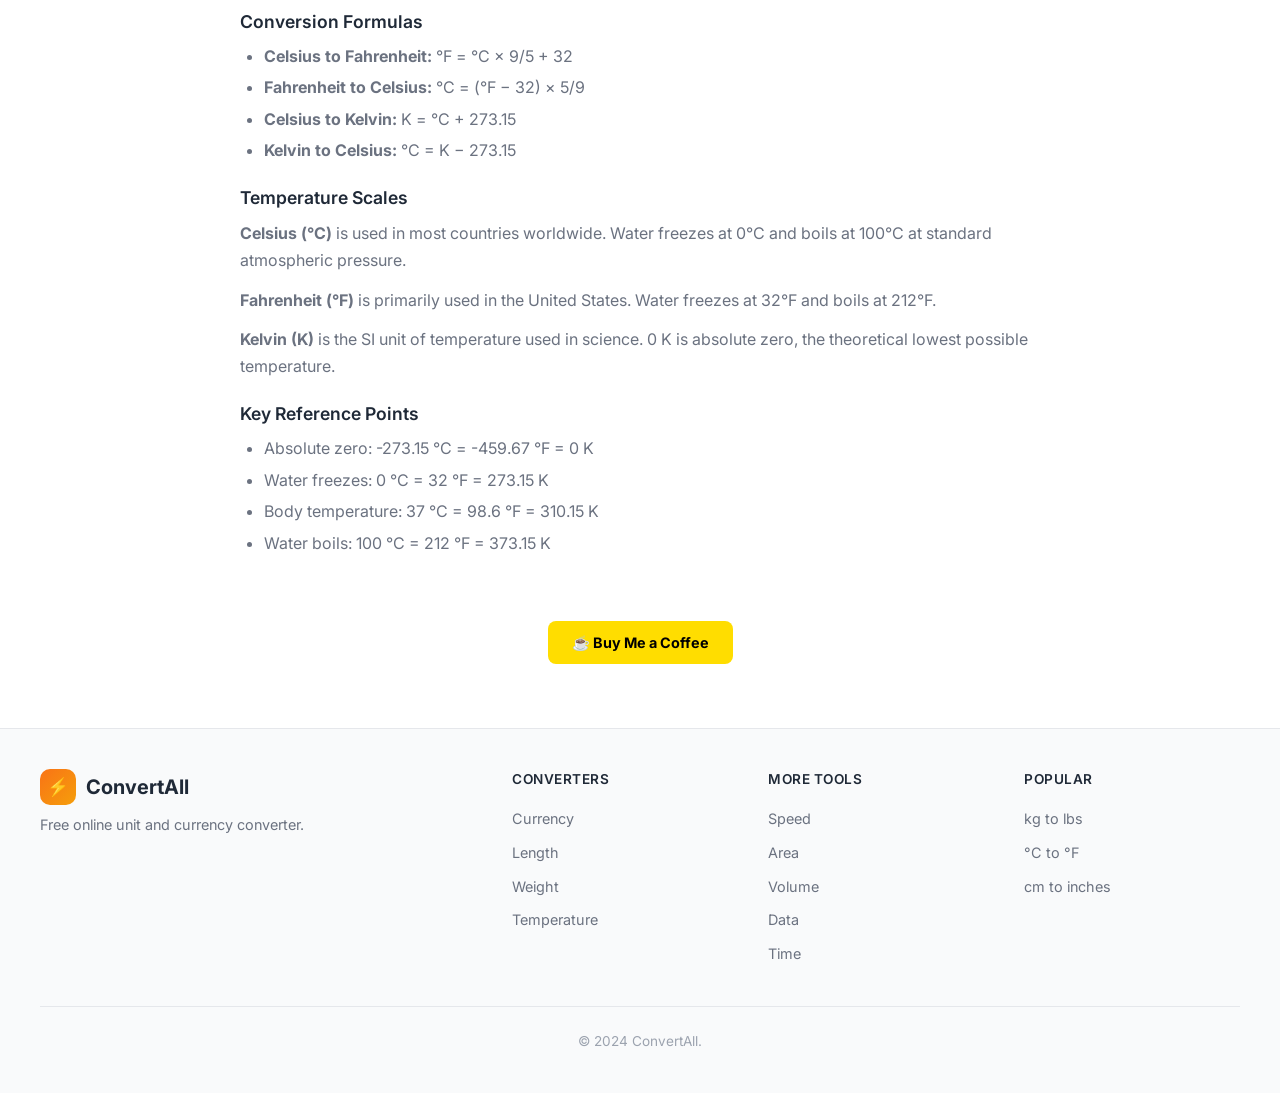
<file: tools/temperature.html>
<!DOCTYPE html>
<html lang="en">
<head>
  <meta charset="UTF-8">
  <meta name="viewport" content="width=device-width, initial-scale=1.0">
  <title>Temperature Converter - Celsius, Fahrenheit, Kelvin | ConvertAll</title>
  <meta name="description" content="Free online temperature converter. Convert between Celsius, Fahrenheit, and Kelvin instantly. Accurate temperature conversion calculator.">
  <meta name="keywords" content="temperature converter, celsius to fahrenheit, fahrenheit to celsius, kelvin converter, °C to °F, °F to °C">
  <meta name="robots" content="index, follow">
  <link rel="canonical" href="https://example.com/tools/temperature.html">

  <meta property="og:title" content="Temperature Converter - Celsius, Fahrenheit, Kelvin">
  <meta property="og:description" content="Convert between Celsius, Fahrenheit, and Kelvin instantly.">

  <link rel="icon" href="../favicon.svg" type="image/svg+xml">
  <link rel="stylesheet" href="../css/style.css">
  <link rel="preconnect" href="https://fonts.googleapis.com">
  <link rel="preconnect" href="https://fonts.gstatic.com" crossorigin>
  <link href="https://fonts.googleapis.com/css2?family=Inter:wght@400;500;600;700;800&family=JetBrains+Mono:wght@400;500;600&display=swap" rel="stylesheet">

  <script type="application/ld+json">
  {
    "@context": "https://schema.org",
    "@type": "WebApplication",
    "name": "Temperature Converter",
    "description": "Convert between Celsius, Fahrenheit, and Kelvin.",
    "applicationCategory": "UtilityApplication",
    "offers": { "@type": "Offer", "price": "0", "priceCurrency": "USD" }
  }
  </script>
</head>
<body data-page="temperature">

  <header class="header">
    <div class="header-inner">
      <a href="../index.html" class="logo"><span class="logo-icon">⚡</span><span>ConvertAll</span></a>
      <button class="menu-toggle" aria-label="Toggle menu" aria-expanded="false">☰</button>
      <nav class="nav">
        <a href="../index.html" class="nav-link">Home</a>
        <a href="currency.html" class="nav-link">Currency</a>
        <a href="length.html" class="nav-link">Length</a>
        <a href="weight.html" class="nav-link">Weight</a>
        <a href="temperature.html" class="nav-link active">Temperature</a>
        <button class="theme-toggle" aria-label="Toggle dark mode">🌙</button>
      </nav>
    </div>
  </header>

  <main class="main">
    <div class="converter-page">

      <nav class="breadcrumb" aria-label="Breadcrumb">
        <a href="../index.html">Home</a>
        <span class="breadcrumb-sep">/</span>
        <span>Temperature Converter</span>
      </nav>

      <div class="converter-header">
        <h1>🌡️ Temperature Converter</h1>
        <p>Convert between Celsius, Fahrenheit, and Kelvin</p>
      </div>

      <div class="ad-placeholder ad-placeholder-top"><span>Advertisement</span></div>

      <div class="converter-box">
        <div class="converter-row">
          <div class="converter-field">
            <label for="input-value">Value</label>
            <input type="number" id="input-value" placeholder="Enter temperature" value="100" step="any">
          </div>
          <div class="converter-field">
            <label for="from-unit">From</label>
            <select id="from-unit">
              <option value="C" selected>Celsius (°C)</option>
              <option value="F">Fahrenheit (°F)</option>
              <option value="K">Kelvin (K)</option>
            </select>
          </div>
        </div>

        <div class="swap-btn-center">
          <button class="swap-btn" aria-label="Swap units">⇄</button>
        </div>

        <div class="converter-row">
          <div class="converter-field">
            <label for="output-value">Result</label>
            <input type="text" id="output-value" readonly placeholder="Result">
          </div>
          <div class="converter-field">
            <label for="to-unit">To</label>
            <select id="to-unit">
              <option value="C">Celsius (°C)</option>
              <option value="F" selected>Fahrenheit (°F)</option>
              <option value="K">Kelvin (K)</option>
            </select>
          </div>
        </div>

        <div class="result-display" id="result-display">
          <div class="result-label">Result</div>
          <div class="result-value">--</div>
        </div>
      </div>

      <div class="ad-placeholder ad-placeholder-bottom"><span>Advertisement</span></div>

      <section class="conversion-table-section">
        <h2>Common Temperature Conversions</h2>
        <table class="conversion-table">
          <thead>
            <tr><th>Celsius</th><th>Fahrenheit</th><th>Kelvin</th></tr>
          </thead>
          <tbody>
            <tr><td>0 °C</td><td>32 °F</td><td>273.15 K</td></tr>
            <tr><td>10 °C</td><td>50 °F</td><td>283.15 K</td></tr>
            <tr><td>20 °C</td><td>68 °F</td><td>293.15 K</td></tr>
            <tr><td>37 °C</td><td>98.6 °F</td><td>310.15 K</td></tr>
            <tr><td>100 °C</td><td>212 °F</td><td>373.15 K</td></tr>
            <tr><td>-40 °C</td><td>-40 °F</td><td>233.15 K</td></tr>
          </tbody>
        </table>
      </section>

      <section class="info-section">
        <h2>About Temperature Conversion</h2>
        <p>Temperature conversion is one of the most commonly needed calculations. Unlike other unit conversions, temperature scales don't simply multiply by a factor — they use formulas with offsets.</p>

        <h3>Conversion Formulas</h3>
        <ul>
          <li><strong>Celsius to Fahrenheit:</strong> °F = °C × 9/5 + 32</li>
          <li><strong>Fahrenheit to Celsius:</strong> °C = (°F − 32) × 5/9</li>
          <li><strong>Celsius to Kelvin:</strong> K = °C + 273.15</li>
          <li><strong>Kelvin to Celsius:</strong> °C = K − 273.15</li>
        </ul>

        <h3>Temperature Scales</h3>
        <p><strong>Celsius (°C)</strong> is used in most countries worldwide. Water freezes at 0°C and boils at 100°C at standard atmospheric pressure.</p>
        <p><strong>Fahrenheit (°F)</strong> is primarily used in the United States. Water freezes at 32°F and boils at 212°F.</p>
        <p><strong>Kelvin (K)</strong> is the SI unit of temperature used in science. 0 K is absolute zero, the theoretical lowest possible temperature.</p>

        <h3>Key Reference Points</h3>
        <ul>
          <li>Absolute zero: -273.15 °C = -459.67 °F = 0 K</li>
          <li>Water freezes: 0 °C = 32 °F = 273.15 K</li>
          <li>Body temperature: 37 °C = 98.6 °F = 310.15 K</li>
          <li>Water boils: 100 °C = 212 °F = 373.15 K</li>
        </ul>
      </section>

    </div>
  </main>

  <footer class="footer">
    <div class="footer-inner">
      <div class="footer-brand">
        <a href="../index.html" class="logo"><span class="logo-icon">⚡</span><span>ConvertAll</span></a>
        <p>Free online unit and currency converter.</p>
      </div>
      <div>
        <h4>Converters</h4>
        <ul class="footer-links">
          <li><a href="currency.html">Currency</a></li>
          <li><a href="length.html">Length</a></li>
          <li><a href="weight.html">Weight</a></li>
          <li><a href="temperature.html">Temperature</a></li>
        </ul>
      </div>
      <div>
        <h4>More Tools</h4>
        <ul class="footer-links">
          <li><a href="speed.html">Speed</a></li>
          <li><a href="area.html">Area</a></li>
          <li><a href="volume.html">Volume</a></li>
          <li><a href="data.html">Data</a></li>
          <li><a href="time.html">Time</a></li>
        </ul>
      </div>
      <div>
        <h4>Popular</h4>
        <ul class="footer-links">
          <li><a href="weight.html?from=kg&to=lb">kg to lbs</a></li>
          <li><a href="temperature.html?from=C&to=F">°C to °F</a></li>
          <li><a href="length.html?from=cm&to=in">cm to inches</a></li>
        </ul>
      </div>
    </div>
    <div class="footer-bottom"><p>&copy; 2024 ConvertAll.</p></div>
  </footer>

  <script src="../js/common.js"></script>
  <script>
    document.addEventListener('DOMContentLoaded', function() {
      const params = new URLSearchParams(window.location.search);
      if (params.get('from')) document.getElementById('from-unit').value = params.get('from');
      if (params.get('to')) document.getElementById('to-unit').value = params.get('to');
      if (params.get('value')) document.getElementById('input-value').value = params.get('value');
      document.getElementById('input-value').dispatchEvent(new Event('input'));
    });
  </script>
  <script src="../js/monetize.js"></script>
</body>
</html>
</file>
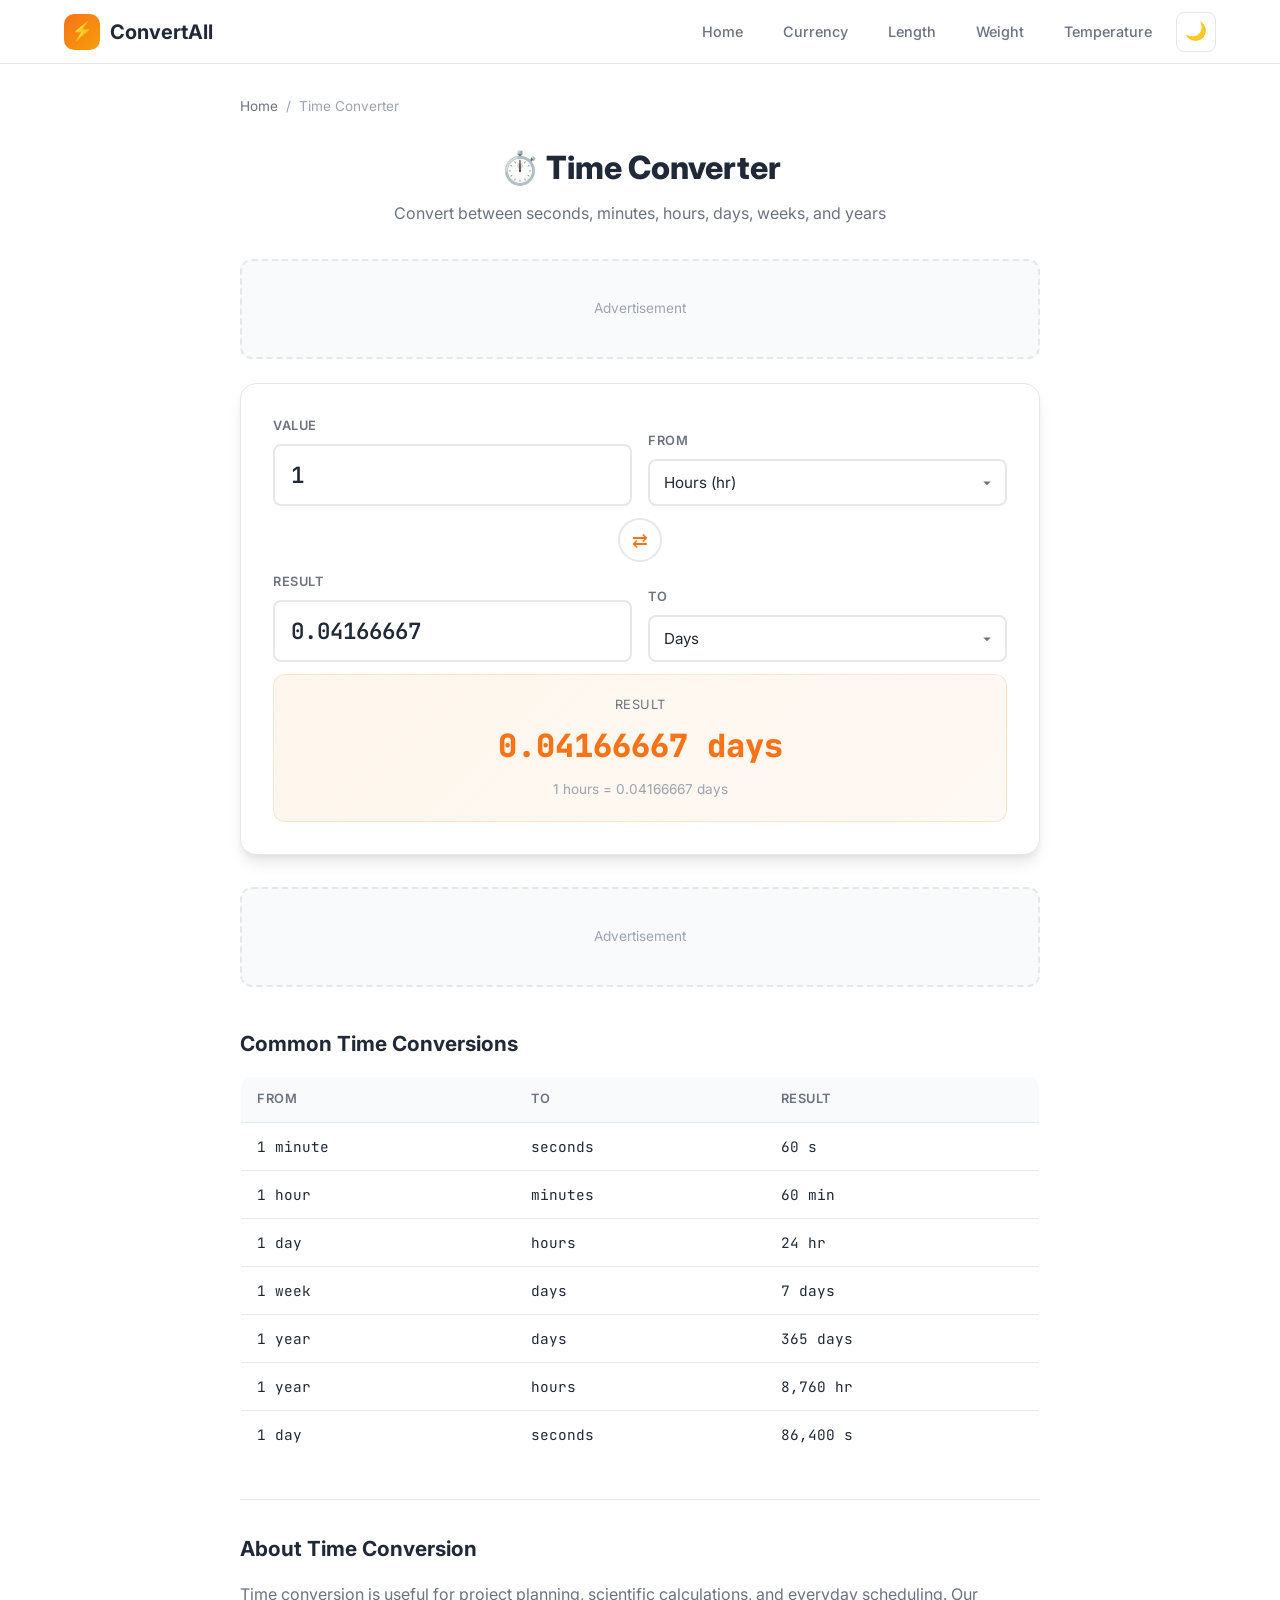
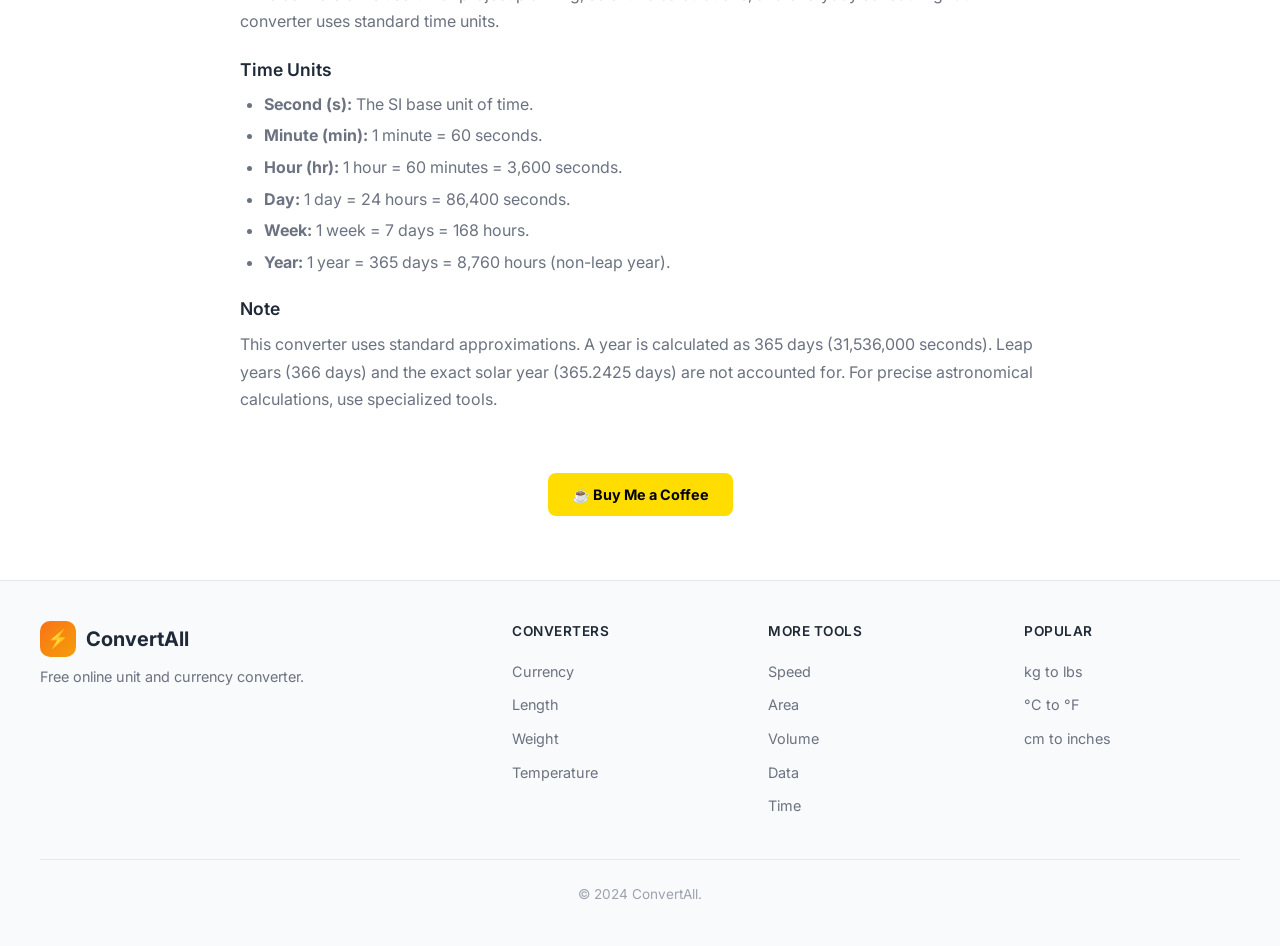
<file: tools/time.html>
<!DOCTYPE html>
<html lang="en">
<head>
  <meta charset="UTF-8">
  <meta name="viewport" content="width=device-width, initial-scale=1.0">
  <title>Time Converter - Seconds, Minutes, Hours, Days, Weeks, Years | ConvertAll</title>
  <meta name="description" content="Free online time converter. Convert between seconds, minutes, hours, days, weeks, and years instantly.">
  <meta name="keywords" content="time converter, hours to days, minutes to hours, seconds to minutes, days to weeks, time calculator">
  <meta name="robots" content="index, follow">
  <link rel="canonical" href="https://example.com/tools/time.html">
  <link rel="icon" href="../favicon.svg" type="image/svg+xml">
  <link rel="stylesheet" href="../css/style.css">
  <link rel="preconnect" href="https://fonts.googleapis.com">
  <link rel="preconnect" href="https://fonts.gstatic.com" crossorigin>
  <link href="https://fonts.googleapis.com/css2?family=Inter:wght@400;500;600;700;800&family=JetBrains+Mono:wght@400;500;600&display=swap" rel="stylesheet">
</head>
<body data-page="time">

  <header class="header">
    <div class="header-inner">
      <a href="../index.html" class="logo"><span class="logo-icon">⚡</span><span>ConvertAll</span></a>
      <button class="menu-toggle" aria-label="Toggle menu" aria-expanded="false">☰</button>
      <nav class="nav">
        <a href="../index.html" class="nav-link">Home</a>
        <a href="currency.html" class="nav-link">Currency</a>
        <a href="length.html" class="nav-link">Length</a>
        <a href="weight.html" class="nav-link">Weight</a>
        <a href="temperature.html" class="nav-link">Temperature</a>
        <button class="theme-toggle" aria-label="Toggle dark mode">🌙</button>
      </nav>
    </div>
  </header>

  <main class="main">
    <div class="converter-page">

      <nav class="breadcrumb" aria-label="Breadcrumb">
        <a href="../index.html">Home</a>
        <span class="breadcrumb-sep">/</span>
        <span>Time Converter</span>
      </nav>

      <div class="converter-header">
        <h1>⏱️ Time Converter</h1>
        <p>Convert between seconds, minutes, hours, days, weeks, and years</p>
      </div>

      <div class="ad-placeholder ad-placeholder-top"><span>Advertisement</span></div>

      <div class="converter-box">
        <div class="converter-row">
          <div class="converter-field">
            <label for="input-value">Value</label>
            <input type="number" id="input-value" placeholder="Enter value" value="1" step="any">
          </div>
          <div class="converter-field">
            <label for="from-unit">From</label>
            <select id="from-unit">
              <option value="seconds">Seconds (s)</option>
              <option value="minutes">Minutes (min)</option>
              <option value="hours" selected>Hours (hr)</option>
              <option value="days">Days</option>
              <option value="weeks">Weeks</option>
              <option value="years">Years</option>
            </select>
          </div>
        </div>

        <div class="swap-btn-center">
          <button class="swap-btn" aria-label="Swap units">⇄</button>
        </div>

        <div class="converter-row">
          <div class="converter-field">
            <label for="output-value">Result</label>
            <input type="text" id="output-value" readonly placeholder="Result">
          </div>
          <div class="converter-field">
            <label for="to-unit">To</label>
            <select id="to-unit">
              <option value="seconds">Seconds (s)</option>
              <option value="minutes">Minutes (min)</option>
              <option value="hours">Hours (hr)</option>
              <option value="days" selected>Days</option>
              <option value="weeks">Weeks</option>
              <option value="years">Years</option>
            </select>
          </div>
        </div>

        <div class="result-display" id="result-display">
          <div class="result-label">Result</div>
          <div class="result-value">--</div>
        </div>
      </div>

      <div class="ad-placeholder ad-placeholder-bottom"><span>Advertisement</span></div>

      <section class="conversion-table-section">
        <h2>Common Time Conversions</h2>
        <table class="conversion-table">
          <thead>
            <tr><th>From</th><th>To</th><th>Result</th></tr>
          </thead>
          <tbody>
            <tr><td>1 minute</td><td>seconds</td><td>60 s</td></tr>
            <tr><td>1 hour</td><td>minutes</td><td>60 min</td></tr>
            <tr><td>1 day</td><td>hours</td><td>24 hr</td></tr>
            <tr><td>1 week</td><td>days</td><td>7 days</td></tr>
            <tr><td>1 year</td><td>days</td><td>365 days</td></tr>
            <tr><td>1 year</td><td>hours</td><td>8,760 hr</td></tr>
            <tr><td>1 day</td><td>seconds</td><td>86,400 s</td></tr>
          </tbody>
        </table>
      </section>

      <section class="info-section">
        <h2>About Time Conversion</h2>
        <p>Time conversion is useful for project planning, scientific calculations, and everyday scheduling. Our converter uses standard time units.</p>

        <h3>Time Units</h3>
        <ul>
          <li><strong>Second (s):</strong> The SI base unit of time.</li>
          <li><strong>Minute (min):</strong> 1 minute = 60 seconds.</li>
          <li><strong>Hour (hr):</strong> 1 hour = 60 minutes = 3,600 seconds.</li>
          <li><strong>Day:</strong> 1 day = 24 hours = 86,400 seconds.</li>
          <li><strong>Week:</strong> 1 week = 7 days = 168 hours.</li>
          <li><strong>Year:</strong> 1 year = 365 days = 8,760 hours (non-leap year).</li>
        </ul>

        <h3>Note</h3>
        <p>This converter uses standard approximations. A year is calculated as 365 days (31,536,000 seconds). Leap years (366 days) and the exact solar year (365.2425 days) are not accounted for. For precise astronomical calculations, use specialized tools.</p>
      </section>

    </div>
  </main>

  <footer class="footer">
    <div class="footer-inner">
      <div class="footer-brand">
        <a href="../index.html" class="logo"><span class="logo-icon">⚡</span><span>ConvertAll</span></a>
        <p>Free online unit and currency converter.</p>
      </div>
      <div><h4>Converters</h4><ul class="footer-links"><li><a href="currency.html">Currency</a></li><li><a href="length.html">Length</a></li><li><a href="weight.html">Weight</a></li><li><a href="temperature.html">Temperature</a></li></ul></div>
      <div><h4>More Tools</h4><ul class="footer-links"><li><a href="speed.html">Speed</a></li><li><a href="area.html">Area</a></li><li><a href="volume.html">Volume</a></li><li><a href="data.html">Data</a></li><li><a href="time.html">Time</a></li></ul></div>
      <div><h4>Popular</h4><ul class="footer-links"><li><a href="weight.html?from=kg&to=lb">kg to lbs</a></li><li><a href="temperature.html?from=C&to=F">°C to °F</a></li><li><a href="length.html?from=cm&to=in">cm to inches</a></li></ul></div>
    </div>
    <div class="footer-bottom"><p>&copy; 2024 ConvertAll.</p></div>
  </footer>

  <script src="../js/common.js"></script>
  <script>
    document.addEventListener('DOMContentLoaded', function() {
      const params = new URLSearchParams(window.location.search);
      if (params.get('from')) document.getElementById('from-unit').value = params.get('from');
      if (params.get('to')) document.getElementById('to-unit').value = params.get('to');
      document.getElementById('input-value').dispatchEvent(new Event('input'));
    });
  </script>
  <script src="../js/monetize.js"></script>
</body>
</html>
</file>
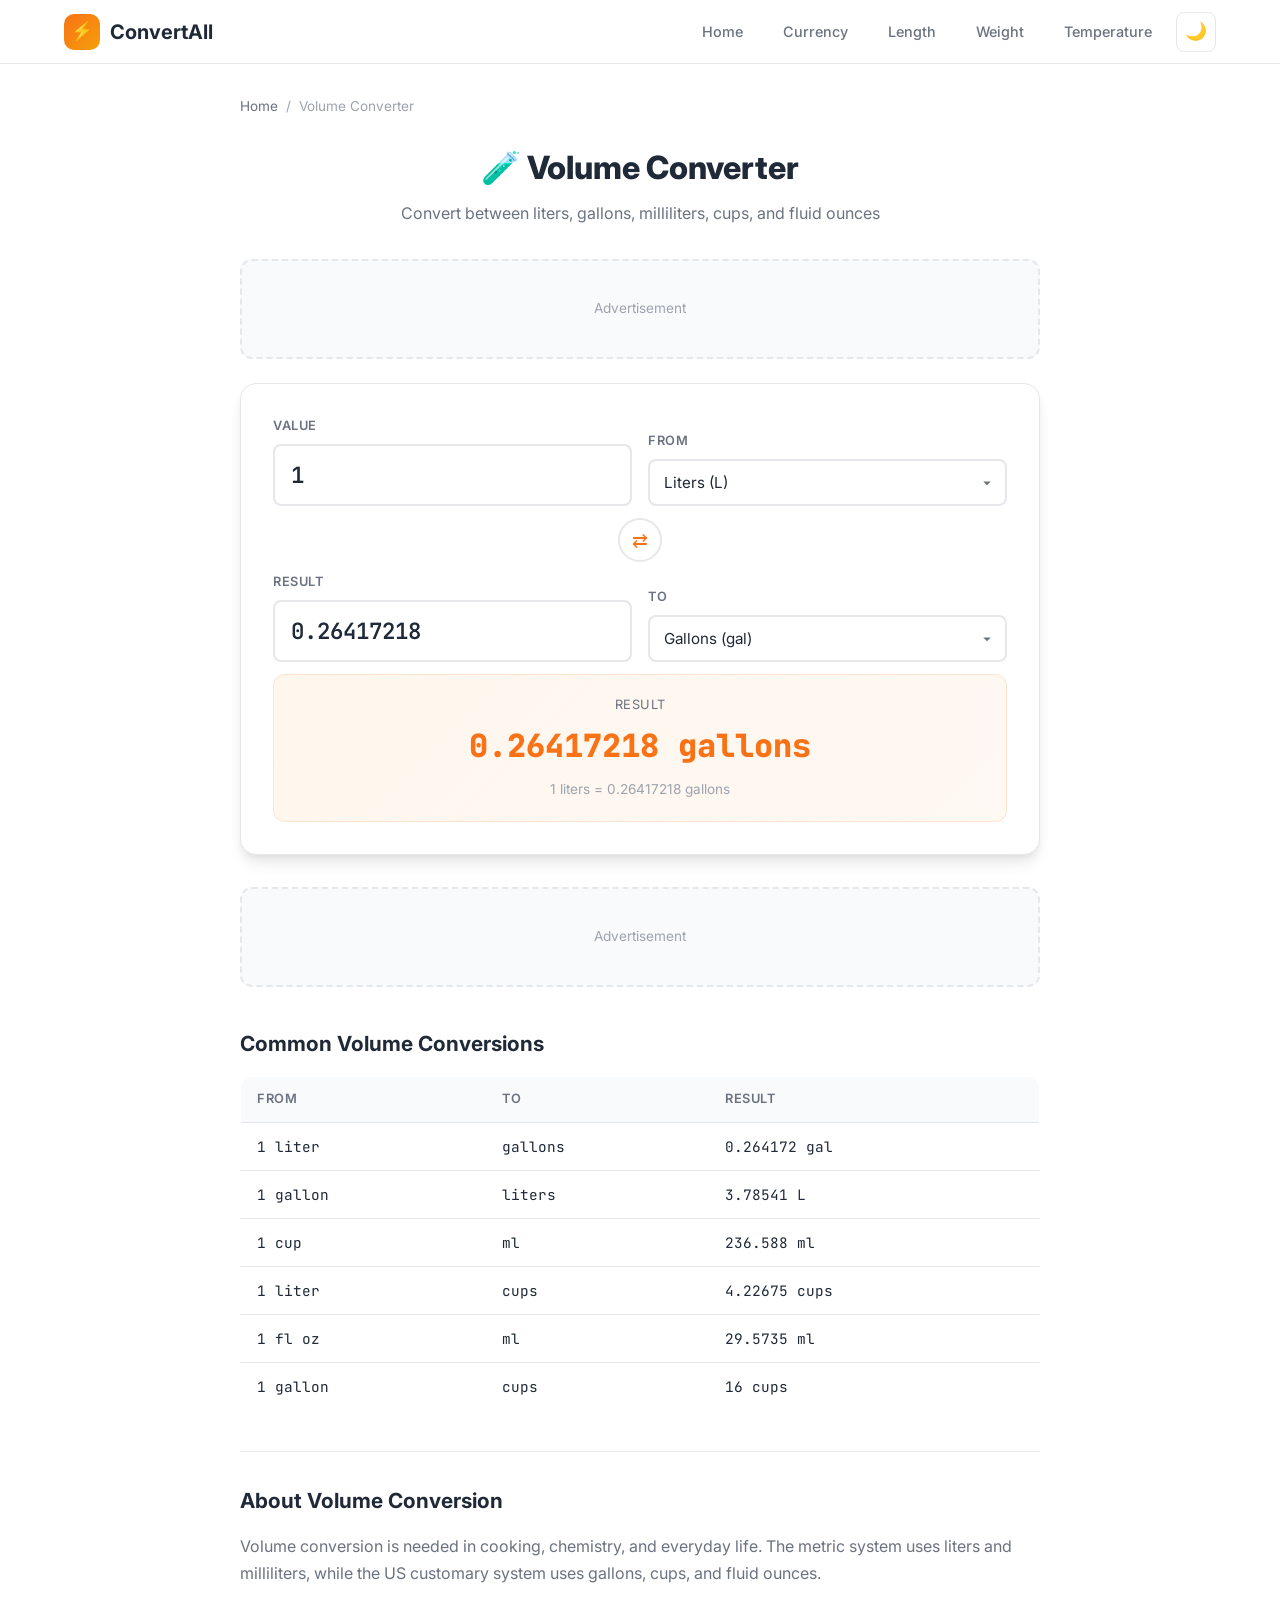
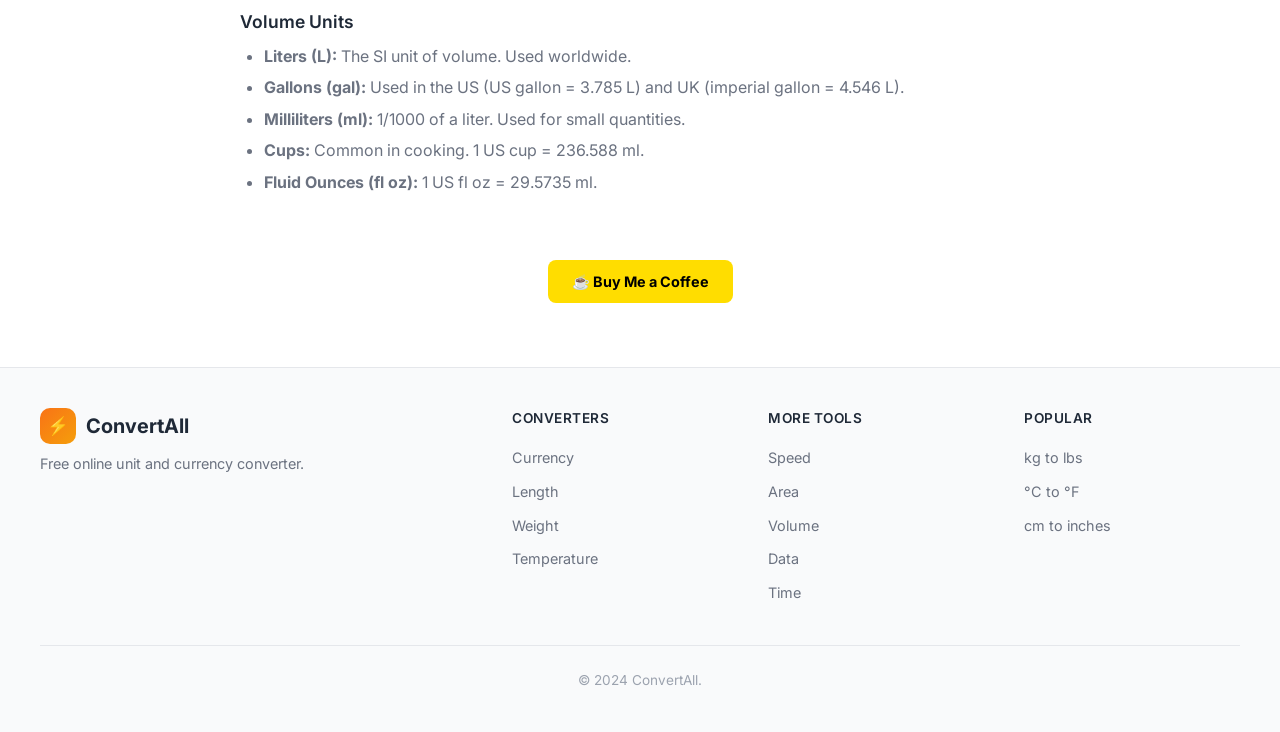
<file: tools/volume.html>
<!DOCTYPE html>
<html lang="en">
<head>
  <meta charset="UTF-8">
  <meta name="viewport" content="width=device-width, initial-scale=1.0">
  <title>Volume Converter - Liters, Gallons, ml, cups, fl oz | ConvertAll</title>
  <meta name="description" content="Free online volume converter. Convert between liters, gallons, milliliters, cups, and fluid ounces instantly.">
  <meta name="keywords" content="volume converter, liters to gallons, ml to cups, fluid ounces converter, liquid converter">
  <meta name="robots" content="index, follow">
  <link rel="canonical" href="https://example.com/tools/volume.html">
  <link rel="icon" href="../favicon.svg" type="image/svg+xml">
  <link rel="stylesheet" href="../css/style.css">
  <link rel="preconnect" href="https://fonts.googleapis.com">
  <link rel="preconnect" href="https://fonts.gstatic.com" crossorigin>
  <link href="https://fonts.googleapis.com/css2?family=Inter:wght@400;500;600;700;800&family=JetBrains+Mono:wght@400;500;600&display=swap" rel="stylesheet">
</head>
<body data-page="volume">

  <header class="header">
    <div class="header-inner">
      <a href="../index.html" class="logo"><span class="logo-icon">⚡</span><span>ConvertAll</span></a>
      <button class="menu-toggle" aria-label="Toggle menu" aria-expanded="false">☰</button>
      <nav class="nav">
        <a href="../index.html" class="nav-link">Home</a>
        <a href="currency.html" class="nav-link">Currency</a>
        <a href="length.html" class="nav-link">Length</a>
        <a href="weight.html" class="nav-link">Weight</a>
        <a href="temperature.html" class="nav-link">Temperature</a>
        <button class="theme-toggle" aria-label="Toggle dark mode">🌙</button>
      </nav>
    </div>
  </header>

  <main class="main">
    <div class="converter-page">

      <nav class="breadcrumb" aria-label="Breadcrumb">
        <a href="../index.html">Home</a>
        <span class="breadcrumb-sep">/</span>
        <span>Volume Converter</span>
      </nav>

      <div class="converter-header">
        <h1>🧪 Volume Converter</h1>
        <p>Convert between liters, gallons, milliliters, cups, and fluid ounces</p>
      </div>

      <div class="ad-placeholder ad-placeholder-top"><span>Advertisement</span></div>

      <div class="converter-box">
        <div class="converter-row">
          <div class="converter-field">
            <label for="input-value">Value</label>
            <input type="number" id="input-value" placeholder="Enter value" value="1" step="any">
          </div>
          <div class="converter-field">
            <label for="from-unit">From</label>
            <select id="from-unit">
              <option value="liters" selected>Liters (L)</option>
              <option value="gallons">Gallons (gal)</option>
              <option value="ml">Milliliters (ml)</option>
              <option value="cups">Cups</option>
              <option value="fl oz">Fluid Ounces (fl oz)</option>
            </select>
          </div>
        </div>

        <div class="swap-btn-center">
          <button class="swap-btn" aria-label="Swap units">⇄</button>
        </div>

        <div class="converter-row">
          <div class="converter-field">
            <label for="output-value">Result</label>
            <input type="text" id="output-value" readonly placeholder="Result">
          </div>
          <div class="converter-field">
            <label for="to-unit">To</label>
            <select id="to-unit">
              <option value="liters">Liters (L)</option>
              <option value="gallons" selected>Gallons (gal)</option>
              <option value="ml">Milliliters (ml)</option>
              <option value="cups">Cups</option>
              <option value="fl oz">Fluid Ounces (fl oz)</option>
            </select>
          </div>
        </div>

        <div class="result-display" id="result-display">
          <div class="result-label">Result</div>
          <div class="result-value">--</div>
        </div>
      </div>

      <div class="ad-placeholder ad-placeholder-bottom"><span>Advertisement</span></div>

      <section class="conversion-table-section">
        <h2>Common Volume Conversions</h2>
        <table class="conversion-table">
          <thead>
            <tr><th>From</th><th>To</th><th>Result</th></tr>
          </thead>
          <tbody>
            <tr><td>1 liter</td><td>gallons</td><td>0.264172 gal</td></tr>
            <tr><td>1 gallon</td><td>liters</td><td>3.78541 L</td></tr>
            <tr><td>1 cup</td><td>ml</td><td>236.588 ml</td></tr>
            <tr><td>1 liter</td><td>cups</td><td>4.22675 cups</td></tr>
            <tr><td>1 fl oz</td><td>ml</td><td>29.5735 ml</td></tr>
            <tr><td>1 gallon</td><td>cups</td><td>16 cups</td></tr>
          </tbody>
        </table>
      </section>

      <section class="info-section">
        <h2>About Volume Conversion</h2>
        <p>Volume conversion is needed in cooking, chemistry, and everyday life. The metric system uses liters and milliliters, while the US customary system uses gallons, cups, and fluid ounces.</p>

        <h3>Volume Units</h3>
        <ul>
          <li><strong>Liters (L):</strong> The SI unit of volume. Used worldwide.</li>
          <li><strong>Gallons (gal):</strong> Used in the US (US gallon = 3.785 L) and UK (imperial gallon = 4.546 L).</li>
          <li><strong>Milliliters (ml):</strong> 1/1000 of a liter. Used for small quantities.</li>
          <li><strong>Cups:</strong> Common in cooking. 1 US cup = 236.588 ml.</li>
          <li><strong>Fluid Ounces (fl oz):</strong> 1 US fl oz = 29.5735 ml.</li>
        </ul>
      </section>

    </div>
  </main>

  <footer class="footer">
    <div class="footer-inner">
      <div class="footer-brand">
        <a href="../index.html" class="logo"><span class="logo-icon">⚡</span><span>ConvertAll</span></a>
        <p>Free online unit and currency converter.</p>
      </div>
      <div><h4>Converters</h4><ul class="footer-links"><li><a href="currency.html">Currency</a></li><li><a href="length.html">Length</a></li><li><a href="weight.html">Weight</a></li><li><a href="temperature.html">Temperature</a></li></ul></div>
      <div><h4>More Tools</h4><ul class="footer-links"><li><a href="speed.html">Speed</a></li><li><a href="area.html">Area</a></li><li><a href="volume.html">Volume</a></li><li><a href="data.html">Data</a></li><li><a href="time.html">Time</a></li></ul></div>
      <div><h4>Popular</h4><ul class="footer-links"><li><a href="weight.html?from=kg&to=lb">kg to lbs</a></li><li><a href="temperature.html?from=C&to=F">°C to °F</a></li><li><a href="length.html?from=cm&to=in">cm to inches</a></li></ul></div>
    </div>
    <div class="footer-bottom"><p>&copy; 2024 ConvertAll.</p></div>
  </footer>

  <script src="../js/common.js"></script>
  <script>
    document.addEventListener('DOMContentLoaded', function() {
      const params = new URLSearchParams(window.location.search);
      if (params.get('from')) document.getElementById('from-unit').value = params.get('from');
      if (params.get('to')) document.getElementById('to-unit').value = params.get('to');
      document.getElementById('input-value').dispatchEvent(new Event('input'));
    });
  </script>
  <script src="../js/monetize.js"></script>
</body>
</html>
</file>
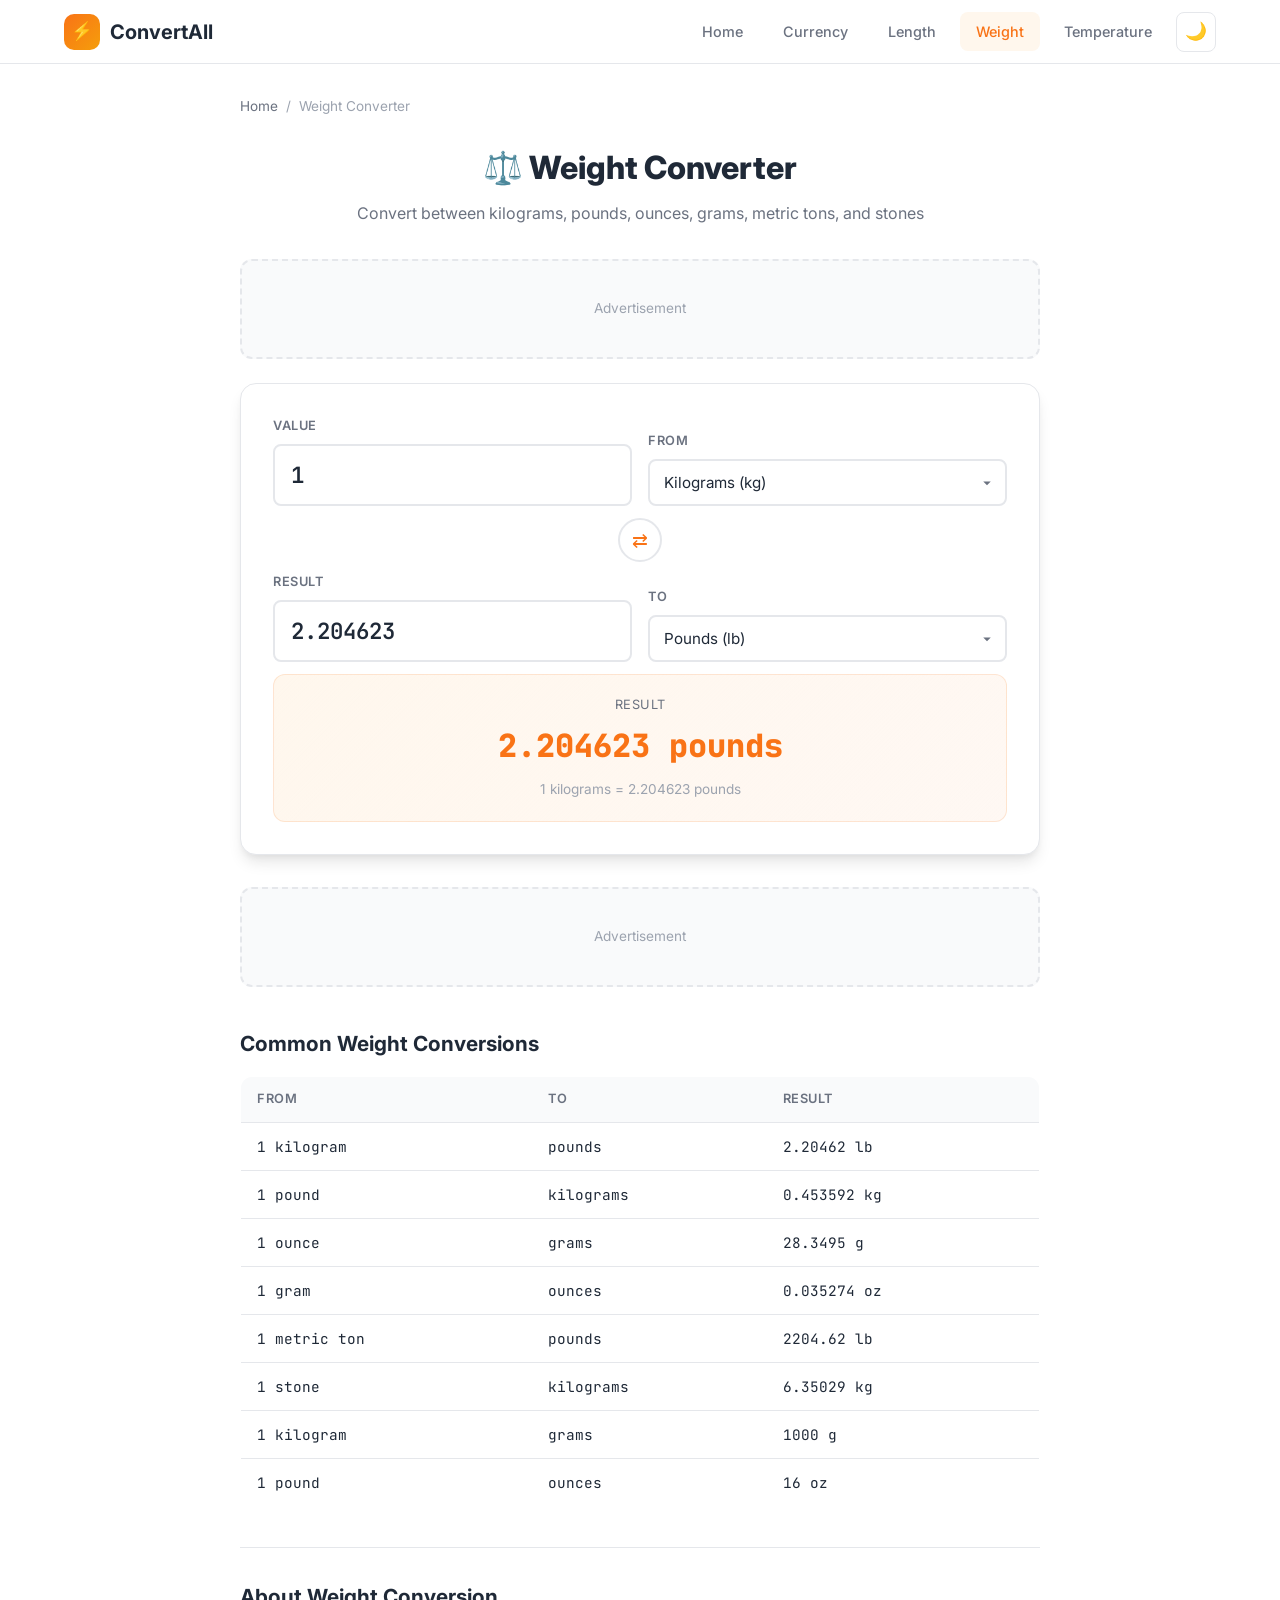
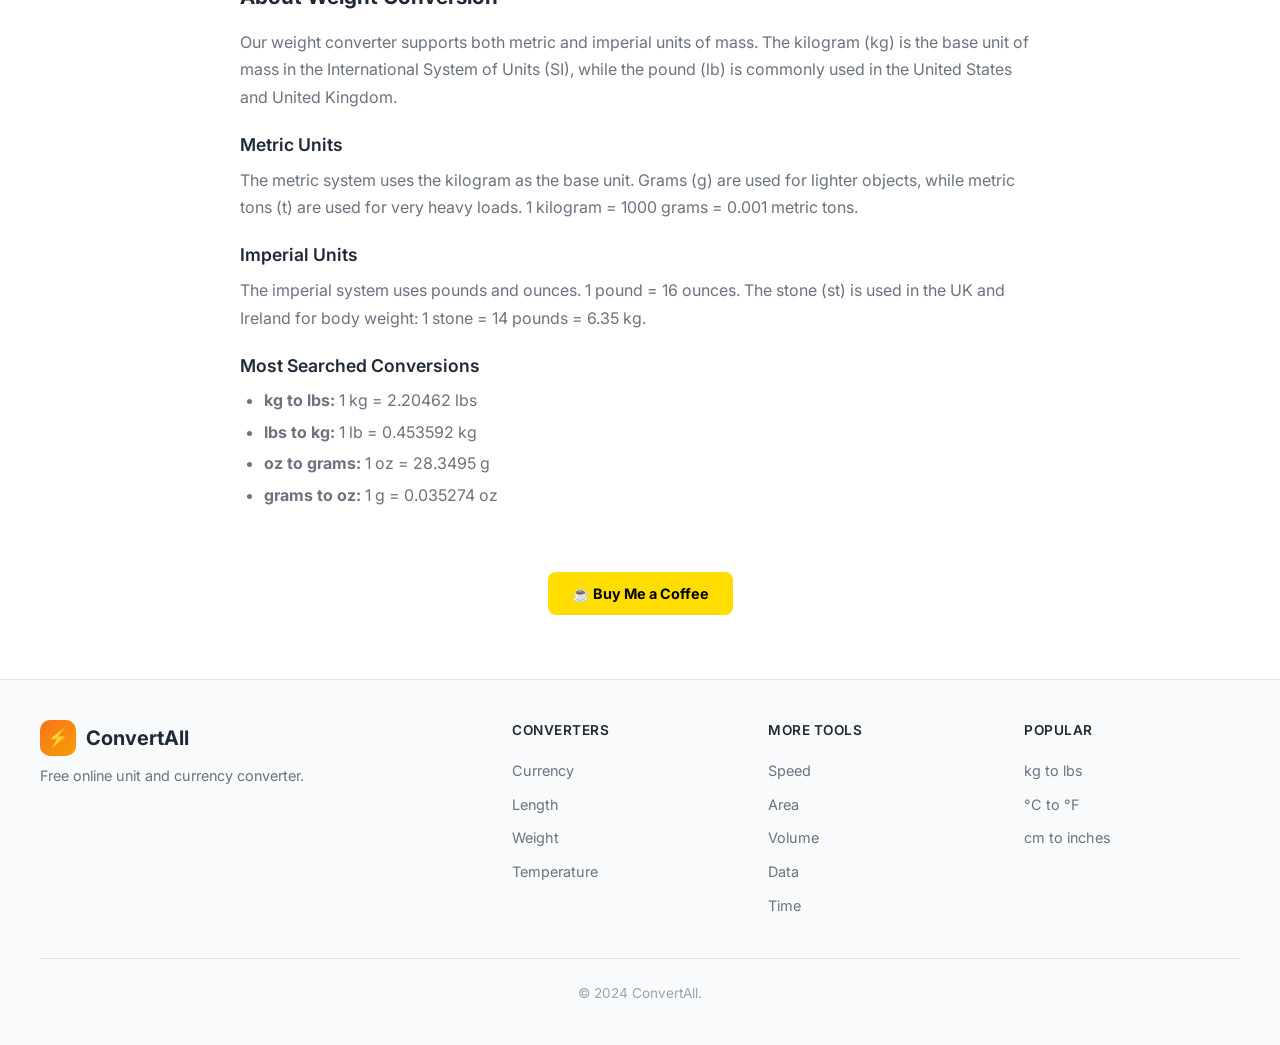
<file: tools/weight.html>
<!DOCTYPE html>
<html lang="en">
<head>
  <meta charset="UTF-8">
  <meta name="viewport" content="width=device-width, initial-scale=1.0">
  <title>Weight Converter - kg, lbs, oz, grams | ConvertAll</title>
  <meta name="description" content="Free online weight converter. Convert between kilograms, pounds, ounces, grams, metric tons, and stones instantly. Accurate weight conversion calculator.">
  <meta name="keywords" content="weight converter, kg to lbs, pounds to kg, ounces to grams, mass converter, kilogram to pound">
  <meta name="robots" content="index, follow">
  <link rel="canonical" href="https://example.com/tools/weight.html">

  <meta property="og:title" content="Weight Converter - kg, lbs, oz, grams">
  <meta property="og:description" content="Convert between kg, lbs, oz, grams, tons, and stones instantly.">

  <link rel="icon" href="../favicon.svg" type="image/svg+xml">
  <link rel="stylesheet" href="../css/style.css">
  <link rel="preconnect" href="https://fonts.googleapis.com">
  <link rel="preconnect" href="https://fonts.gstatic.com" crossorigin>
  <link href="https://fonts.googleapis.com/css2?family=Inter:wght@400;500;600;700;800&family=JetBrains+Mono:wght@400;500;600&display=swap" rel="stylesheet">

  <script type="application/ld+json">
  {
    "@context": "https://schema.org",
    "@type": "WebApplication",
    "name": "Weight Converter",
    "description": "Convert between kilograms, pounds, ounces, grams, and more.",
    "applicationCategory": "UtilityApplication",
    "offers": { "@type": "Offer", "price": "0", "priceCurrency": "USD" }
  }
  </script>
</head>
<body data-page="weight">

  <header class="header">
    <div class="header-inner">
      <a href="../index.html" class="logo"><span class="logo-icon">⚡</span><span>ConvertAll</span></a>
      <button class="menu-toggle" aria-label="Toggle menu" aria-expanded="false">☰</button>
      <nav class="nav">
        <a href="../index.html" class="nav-link">Home</a>
        <a href="currency.html" class="nav-link">Currency</a>
        <a href="length.html" class="nav-link">Length</a>
        <a href="weight.html" class="nav-link active">Weight</a>
        <a href="temperature.html" class="nav-link">Temperature</a>
        <button class="theme-toggle" aria-label="Toggle dark mode">🌙</button>
      </nav>
    </div>
  </header>

  <main class="main">
    <div class="converter-page">

      <nav class="breadcrumb" aria-label="Breadcrumb">
        <a href="../index.html">Home</a>
        <span class="breadcrumb-sep">/</span>
        <span>Weight Converter</span>
      </nav>

      <div class="converter-header">
        <h1>⚖️ Weight Converter</h1>
        <p>Convert between kilograms, pounds, ounces, grams, metric tons, and stones</p>
      </div>

      <div class="ad-placeholder ad-placeholder-top"><span>Advertisement</span></div>

      <div class="converter-box">
        <div class="converter-row">
          <div class="converter-field">
            <label for="input-value">Value</label>
            <input type="number" id="input-value" placeholder="Enter value" value="1" step="any">
          </div>
          <div class="converter-field">
            <label for="from-unit">From</label>
            <select id="from-unit">
              <option value="kg" selected>Kilograms (kg)</option>
              <option value="g">Grams (g)</option>
              <option value="lb">Pounds (lb)</option>
              <option value="oz">Ounces (oz)</option>
              <option value="ton">Metric Tons (t)</option>
              <option value="st">Stones (st)</option>
            </select>
          </div>
        </div>

        <div class="swap-btn-center">
          <button class="swap-btn" aria-label="Swap units">⇄</button>
        </div>

        <div class="converter-row">
          <div class="converter-field">
            <label for="output-value">Result</label>
            <input type="text" id="output-value" readonly placeholder="Result">
          </div>
          <div class="converter-field">
            <label for="to-unit">To</label>
            <select id="to-unit">
              <option value="kg">Kilograms (kg)</option>
              <option value="g">Grams (g)</option>
              <option value="lb" selected>Pounds (lb)</option>
              <option value="oz">Ounces (oz)</option>
              <option value="ton">Metric Tons (t)</option>
              <option value="st">Stones (st)</option>
            </select>
          </div>
        </div>

        <div class="result-display" id="result-display">
          <div class="result-label">Result</div>
          <div class="result-value">--</div>
        </div>
      </div>

      <div class="ad-placeholder ad-placeholder-bottom"><span>Advertisement</span></div>

      <section class="conversion-table-section">
        <h2>Common Weight Conversions</h2>
        <table class="conversion-table">
          <thead>
            <tr><th>From</th><th>To</th><th>Result</th></tr>
          </thead>
          <tbody>
            <tr><td>1 kilogram</td><td>pounds</td><td>2.20462 lb</td></tr>
            <tr><td>1 pound</td><td>kilograms</td><td>0.453592 kg</td></tr>
            <tr><td>1 ounce</td><td>grams</td><td>28.3495 g</td></tr>
            <tr><td>1 gram</td><td>ounces</td><td>0.035274 oz</td></tr>
            <tr><td>1 metric ton</td><td>pounds</td><td>2204.62 lb</td></tr>
            <tr><td>1 stone</td><td>kilograms</td><td>6.35029 kg</td></tr>
            <tr><td>1 kilogram</td><td>grams</td><td>1000 g</td></tr>
            <tr><td>1 pound</td><td>ounces</td><td>16 oz</td></tr>
          </tbody>
        </table>
      </section>

      <section class="info-section">
        <h2>About Weight Conversion</h2>
        <p>Our weight converter supports both metric and imperial units of mass. The kilogram (kg) is the base unit of mass in the International System of Units (SI), while the pound (lb) is commonly used in the United States and United Kingdom.</p>

        <h3>Metric Units</h3>
        <p>The metric system uses the kilogram as the base unit. Grams (g) are used for lighter objects, while metric tons (t) are used for very heavy loads. 1 kilogram = 1000 grams = 0.001 metric tons.</p>

        <h3>Imperial Units</h3>
        <p>The imperial system uses pounds and ounces. 1 pound = 16 ounces. The stone (st) is used in the UK and Ireland for body weight: 1 stone = 14 pounds = 6.35 kg.</p>

        <h3>Most Searched Conversions</h3>
        <ul>
          <li><strong>kg to lbs:</strong> 1 kg = 2.20462 lbs</li>
          <li><strong>lbs to kg:</strong> 1 lb = 0.453592 kg</li>
          <li><strong>oz to grams:</strong> 1 oz = 28.3495 g</li>
          <li><strong>grams to oz:</strong> 1 g = 0.035274 oz</li>
        </ul>
      </section>

    </div>
  </main>

  <footer class="footer">
    <div class="footer-inner">
      <div class="footer-brand">
        <a href="../index.html" class="logo"><span class="logo-icon">⚡</span><span>ConvertAll</span></a>
        <p>Free online unit and currency converter.</p>
      </div>
      <div>
        <h4>Converters</h4>
        <ul class="footer-links">
          <li><a href="currency.html">Currency</a></li>
          <li><a href="length.html">Length</a></li>
          <li><a href="weight.html">Weight</a></li>
          <li><a href="temperature.html">Temperature</a></li>
        </ul>
      </div>
      <div>
        <h4>More Tools</h4>
        <ul class="footer-links">
          <li><a href="speed.html">Speed</a></li>
          <li><a href="area.html">Area</a></li>
          <li><a href="volume.html">Volume</a></li>
          <li><a href="data.html">Data</a></li>
          <li><a href="time.html">Time</a></li>
        </ul>
      </div>
      <div>
        <h4>Popular</h4>
        <ul class="footer-links">
          <li><a href="weight.html?from=kg&to=lb">kg to lbs</a></li>
          <li><a href="temperature.html?from=C&to=F">°C to °F</a></li>
          <li><a href="length.html?from=cm&to=in">cm to inches</a></li>
        </ul>
      </div>
    </div>
    <div class="footer-bottom"><p>&copy; 2024 ConvertAll.</p></div>
  </footer>

  <script src="../js/common.js"></script>
  <script>
    document.addEventListener('DOMContentLoaded', function() {
      const params = new URLSearchParams(window.location.search);
      if (params.get('from')) document.getElementById('from-unit').value = params.get('from');
      if (params.get('to')) document.getElementById('to-unit').value = params.get('to');
      if (params.get('value')) document.getElementById('input-value').value = params.get('value');
      document.getElementById('input-value').dispatchEvent(new Event('input'));
    });
  </script>
  <script src="../js/monetize.js"></script>
</body>
</html>
</file>
<file: css/style.css>
/* ============================================
   Unit & Currency Converter - Styles
   ============================================ */

/* CSS Variables */
:root {
  --primary: #f97316;
  --primary-dark: #ea580c;
  --primary-light: #fb923c;
  --primary-bg: #fff7ed;
  --secondary: #f59e0b;
  --secondary-dark: #d97706;
  --bg: #ffffff;
  --bg-secondary: #f9fafb;
  --bg-card: #ffffff;
  --text: #1f2937;
  --text-secondary: #6b7280;
  --text-muted: #9ca3af;
  --border: #e5e7eb;
  --border-focus: #f97316;
  --shadow: 0 1px 3px rgba(0,0,0,0.1), 0 1px 2px rgba(0,0,0,0.06);
  --shadow-lg: 0 10px 15px -3px rgba(0,0,0,0.1), 0 4px 6px -2px rgba(0,0,0,0.05);
  --shadow-xl: 0 20px 25px -5px rgba(0,0,0,0.1), 0 10px 10px -5px rgba(0,0,0,0.04);
  --radius: 12px;
  --radius-sm: 8px;
  --radius-lg: 16px;
  --transition: 0.2s ease;
  --font: 'Inter', -apple-system, BlinkMacSystemFont, 'Segoe UI', Roboto, sans-serif;
  --font-mono: 'JetBrains Mono', 'Fira Code', monospace;
  --header-height: 64px;
  --max-width: 1200px;
}

/* Dark Mode Variables */
[data-theme="dark"] {
  --primary: #fb923c;
  --primary-dark: #f97316;
  --primary-light: #fdba74;
  --primary-bg: #1c1917;
  --bg: #0f0f0f;
  --bg-secondary: #1a1a1a;
  --bg-card: #1e1e1e;
  --text: #f3f4f6;
  --text-secondary: #9ca3af;
  --text-muted: #6b7280;
  --border: #2d2d2d;
  --border-focus: #fb923c;
  --shadow: 0 1px 3px rgba(0,0,0,0.3), 0 1px 2px rgba(0,0,0,0.2);
  --shadow-lg: 0 10px 15px -3px rgba(0,0,0,0.3), 0 4px 6px -2px rgba(0,0,0,0.2);
  --shadow-xl: 0 20px 25px -5px rgba(0,0,0,0.3), 0 10px 10px -5px rgba(0,0,0,0.2);
}

/* Reset */
*, *::before, *::after {
  box-sizing: border-box;
  margin: 0;
  padding: 0;
}

html {
  scroll-behavior: smooth;
  -webkit-text-size-adjust: 100%;
}

body {
  font-family: var(--font);
  background: var(--bg);
  color: var(--text);
  line-height: 1.6;
  min-height: 100vh;
  transition: background var(--transition), color var(--transition);
}

a {
  color: var(--primary);
  text-decoration: none;
  transition: color var(--transition);
}

a:hover {
  color: var(--primary-dark);
}

img {
  max-width: 100%;
  height: auto;
}

/* ============================================
   Header & Navigation
   ============================================ */
.header {
  position: sticky;
  top: 0;
  z-index: 100;
  background: var(--bg);
  border-bottom: 1px solid var(--border);
  backdrop-filter: blur(12px);
  -webkit-backdrop-filter: blur(12px);
  height: var(--header-height);
  transition: background var(--transition), border var(--transition);
}

.header-inner {
  max-width: var(--max-width);
  margin: 0 auto;
  padding: 0 24px;
  display: flex;
  align-items: center;
  justify-content: space-between;
  height: 100%;
}

.logo {
  display: flex;
  align-items: center;
  gap: 10px;
  font-size: 1.25rem;
  font-weight: 700;
  color: var(--text);
  text-decoration: none;
}

.logo:hover {
  color: var(--text);
}

.logo-icon {
  width: 36px;
  height: 36px;
  background: linear-gradient(135deg, var(--primary), var(--secondary));
  border-radius: 10px;
  display: flex;
  align-items: center;
  justify-content: center;
  font-size: 1.1rem;
  color: white;
}

.nav {
  display: flex;
  align-items: center;
  gap: 8px;
}

.nav-link {
  padding: 8px 16px;
  border-radius: var(--radius-sm);
  color: var(--text-secondary);
  font-size: 0.9rem;
  font-weight: 500;
  transition: all var(--transition);
}

.nav-link:hover {
  color: var(--primary);
  background: var(--primary-bg);
}

.nav-link.active {
  color: var(--primary);
  background: var(--primary-bg);
}

/* Mobile Menu Toggle */
.menu-toggle {
  display: none;
  background: none;
  border: none;
  color: var(--text);
  font-size: 1.5rem;
  cursor: pointer;
  padding: 4px;
}

/* Theme Toggle */
.theme-toggle {
  background: none;
  border: 1px solid var(--border);
  color: var(--text-secondary);
  width: 40px;
  height: 40px;
  border-radius: var(--radius-sm);
  cursor: pointer;
  display: flex;
  align-items: center;
  justify-content: center;
  font-size: 1.1rem;
  transition: all var(--transition);
}

.theme-toggle:hover {
  border-color: var(--primary);
  color: var(--primary);
  background: var(--primary-bg);
}

/* ============================================
   Main Content
   ============================================ */
.main {
  max-width: var(--max-width);
  margin: 0 auto;
  padding: 32px 24px;
  min-height: calc(100vh - var(--header-height) - 200px);
}

/* ============================================
   Hero Section (Homepage)
   ============================================ */
.hero {
  text-align: center;
  padding: 48px 0 40px;
}

.hero-badge {
  display: inline-flex;
  align-items: center;
  gap: 6px;
  background: var(--primary-bg);
  color: var(--primary);
  padding: 6px 16px;
  border-radius: 20px;
  font-size: 0.85rem;
  font-weight: 600;
  margin-bottom: 20px;
}

.hero h1 {
  font-size: clamp(2rem, 5vw, 3rem);
  font-weight: 800;
  line-height: 1.2;
  margin-bottom: 16px;
  background: linear-gradient(135deg, var(--primary), var(--secondary));
  -webkit-background-clip: text;
  -webkit-text-fill-color: transparent;
  background-clip: text;
}

.hero p {
  font-size: 1.15rem;
  color: var(--text-secondary);
  max-width: 600px;
  margin: 0 auto;
}

/* ============================================
   Quick Converter (Homepage)
   ============================================ */
.quick-converter {
  background: var(--bg-card);
  border: 1px solid var(--border);
  border-radius: var(--radius-lg);
  padding: 32px;
  margin: 32px auto;
  max-width: 700px;
  box-shadow: var(--shadow-lg);
}

.quick-converter h2 {
  font-size: 1.1rem;
  font-weight: 600;
  margin-bottom: 20px;
  text-align: center;
  color: var(--text-secondary);
}

.quick-row {
  display: flex;
  align-items: center;
  gap: 12px;
  margin-bottom: 16px;
}

.quick-input-group {
  flex: 1;
  display: flex;
  flex-direction: column;
  gap: 6px;
}

.quick-input-group label {
  font-size: 0.8rem;
  font-weight: 600;
  color: var(--text-secondary);
  text-transform: uppercase;
  letter-spacing: 0.5px;
}

.quick-input-group input,
.quick-input-group select {
  width: 100%;
  padding: 12px 14px;
  border: 1px solid var(--border);
  border-radius: var(--radius-sm);
  background: var(--bg);
  color: var(--text);
  font-size: 1rem;
  font-family: var(--font);
  transition: border-color var(--transition), box-shadow var(--transition);
}

.quick-input-group input:focus,
.quick-input-group select:focus {
  outline: none;
  border-color: var(--border-focus);
  box-shadow: 0 0 0 3px rgba(249, 115, 22, 0.15);
}

.quick-input-group input {
  font-size: 1.25rem;
  font-weight: 600;
  font-family: var(--font-mono);
}

.swap-btn {
  flex-shrink: 0;
  width: 44px;
  height: 44px;
  border-radius: 50%;
  border: 2px solid var(--border);
  background: var(--bg);
  color: var(--primary);
  font-size: 1.2rem;
  cursor: pointer;
  display: flex;
  align-items: center;
  justify-content: center;
  transition: all var(--transition);
  align-self: flex-end;
  margin-bottom: 2px;
}

.swap-btn:hover {
  background: var(--primary);
  color: white;
  border-color: var(--primary);
  transform: rotate(180deg);
}

.quick-result {
  text-align: center;
  padding: 16px;
  background: var(--primary-bg);
  border-radius: var(--radius-sm);
  font-size: 1rem;
  color: var(--text-secondary);
  margin-top: 8px;
}

.quick-result .result-value {
  font-size: 1.5rem;
  font-weight: 700;
  color: var(--primary);
  font-family: var(--font-mono);
}

/* ============================================
   Tool Cards Grid
   ============================================ */
.section-title {
  font-size: 1.5rem;
  font-weight: 700;
  margin-bottom: 8px;
}

.section-subtitle {
  color: var(--text-secondary);
  margin-bottom: 24px;
  font-size: 0.95rem;
}

.tools-grid {
  display: grid;
  grid-template-columns: repeat(auto-fill, minmax(280px, 1fr));
  gap: 20px;
  margin-bottom: 48px;
}

.tool-card {
  background: var(--bg-card);
  border: 1px solid var(--border);
  border-radius: var(--radius);
  padding: 24px;
  transition: all var(--transition);
  text-decoration: none;
  color: var(--text);
  display: block;
  position: relative;
  overflow: hidden;
}

.tool-card::before {
  content: '';
  position: absolute;
  top: 0;
  left: 0;
  right: 0;
  height: 3px;
  background: linear-gradient(90deg, var(--primary), var(--secondary));
  transform: scaleX(0);
  transform-origin: left;
  transition: transform 0.3s ease;
}

.tool-card:hover {
  border-color: var(--primary);
  box-shadow: var(--shadow-lg);
  transform: translateY(-2px);
  color: var(--text);
}

.tool-card:hover::before {
  transform: scaleX(1);
}

.tool-card-icon {
  width: 48px;
  height: 48px;
  border-radius: var(--radius-sm);
  background: var(--primary-bg);
  display: flex;
  align-items: center;
  justify-content: center;
  font-size: 1.5rem;
  margin-bottom: 16px;
}

.tool-card h3 {
  font-size: 1.1rem;
  font-weight: 600;
  margin-bottom: 6px;
}

.tool-card p {
  font-size: 0.9rem;
  color: var(--text-secondary);
  margin-bottom: 12px;
  line-height: 1.5;
}

.tool-card-tags {
  display: flex;
  flex-wrap: wrap;
  gap: 6px;
}

.tool-card-tag {
  font-size: 0.75rem;
  padding: 3px 8px;
  background: var(--bg-secondary);
  border-radius: 4px;
  color: var(--text-muted);
  font-weight: 500;
}

/* Popular Badge */
.tool-card .popular-badge {
  position: absolute;
  top: 16px;
  right: 16px;
  background: linear-gradient(135deg, var(--primary), var(--secondary));
  color: white;
  font-size: 0.7rem;
  font-weight: 700;
  padding: 3px 8px;
  border-radius: 4px;
  text-transform: uppercase;
  letter-spacing: 0.5px;
}

/* ============================================
   Converter Page Layout
   ============================================ */
.converter-page {
  max-width: 800px;
  margin: 0 auto;
}

.breadcrumb {
  display: flex;
  align-items: center;
  gap: 8px;
  font-size: 0.85rem;
  color: var(--text-muted);
  margin-bottom: 24px;
}

.breadcrumb a {
  color: var(--text-secondary);
}

.breadcrumb a:hover {
  color: var(--primary);
}

.breadcrumb-sep {
  color: var(--text-muted);
}

.converter-header {
  text-align: center;
  margin-bottom: 32px;
}

.converter-header h1 {
  font-size: 2rem;
  font-weight: 800;
  margin-bottom: 8px;
}

.converter-header p {
  color: var(--text-secondary);
  font-size: 1rem;
}

/* ============================================
   Converter Box
   ============================================ */
.converter-box {
  background: var(--bg-card);
  border: 1px solid var(--border);
  border-radius: var(--radius-lg);
  padding: 32px;
  box-shadow: var(--shadow-lg);
  margin-bottom: 32px;
}

.converter-row {
  display: flex;
  align-items: flex-end;
  gap: 16px;
  margin-bottom: 12px;
}

.converter-field {
  flex: 1;
  display: flex;
  flex-direction: column;
  gap: 8px;
}

.converter-field label {
  font-size: 0.8rem;
  font-weight: 600;
  color: var(--text-secondary);
  text-transform: uppercase;
  letter-spacing: 0.5px;
}

.converter-field input {
  width: 100%;
  padding: 14px 16px;
  border: 2px solid var(--border);
  border-radius: var(--radius-sm);
  background: var(--bg);
  color: var(--text);
  font-size: 1.4rem;
  font-weight: 600;
  font-family: var(--font-mono);
  transition: border-color var(--transition), box-shadow var(--transition);
}

.converter-field input:focus {
  outline: none;
  border-color: var(--border-focus);
  box-shadow: 0 0 0 4px rgba(249, 115, 22, 0.12);
}

.converter-field select {
  width: 100%;
  padding: 12px 14px;
  border: 2px solid var(--border);
  border-radius: var(--radius-sm);
  background: var(--bg);
  color: var(--text);
  font-size: 0.95rem;
  font-family: var(--font);
  cursor: pointer;
  transition: border-color var(--transition);
  appearance: none;
  background-image: url("data:image/svg+xml,%3Csvg xmlns='http://www.w3.org/2000/svg' width='12' height='12' fill='%236b7280' viewBox='0 0 16 16'%3E%3Cpath d='M8 11L3 6h10l-5 5z'/%3E%3C/svg%3E");
  background-repeat: no-repeat;
  background-position: right 12px center;
  padding-right: 36px;
}

.converter-field select:focus {
  outline: none;
  border-color: var(--border-focus);
}

.swap-btn-center {
  display: flex;
  justify-content: center;
  margin: 8px 0;
}

.result-display {
  text-align: center;
  padding: 20px;
  background: linear-gradient(135deg, var(--primary-bg), rgba(249,115,22,0.05));
  border-radius: var(--radius);
  border: 1px solid rgba(249,115,22,0.15);
}

.result-display .result-label {
  font-size: 0.8rem;
  color: var(--text-secondary);
  text-transform: uppercase;
  letter-spacing: 0.5px;
  margin-bottom: 4px;
}

.result-display .result-value {
  font-size: 2rem;
  font-weight: 800;
  color: var(--primary);
  font-family: var(--font-mono);
  word-break: break-all;
}

.result-display .result-formula {
  font-size: 0.85rem;
  color: var(--text-muted);
  margin-top: 8px;
}

/* ============================================
   Common Conversions Table
   ============================================ */
.conversion-table-section {
  margin-top: 40px;
}

.conversion-table-section h2 {
  font-size: 1.3rem;
  font-weight: 700;
  margin-bottom: 16px;
}

.conversion-table {
  width: 100%;
  border-collapse: collapse;
  background: var(--bg-card);
  border: 1px solid var(--border);
  border-radius: var(--radius);
  overflow: hidden;
}

.conversion-table th,
.conversion-table td {
  padding: 12px 16px;
  text-align: left;
  border-bottom: 1px solid var(--border);
}

.conversion-table th {
  background: var(--bg-secondary);
  font-size: 0.8rem;
  font-weight: 600;
  text-transform: uppercase;
  letter-spacing: 0.5px;
  color: var(--text-secondary);
}

.conversion-table td {
  font-size: 0.9rem;
  font-family: var(--font-mono);
}

.conversion-table tr:last-child td {
  border-bottom: none;
}

.conversion-table tr:hover td {
  background: var(--primary-bg);
}

/* ============================================
   Ad Placeholders
   ============================================ */
.ad-placeholder {
  background: var(--bg-secondary);
  border: 2px dashed var(--border);
  border-radius: var(--radius);
  padding: 24px;
  text-align: center;
  color: var(--text-muted);
  font-size: 0.85rem;
  margin: 32px 0;
  min-height: 100px;
  display: flex;
  align-items: center;
  justify-content: center;
}

.ad-placeholder-top {
  margin-bottom: 24px;
}

.ad-placeholder-bottom {
  margin-top: 24px;
}

.ad-sidebar {
  position: sticky;
  top: calc(var(--header-height) + 24px);
}

/* ============================================
   Info / SEO Content
   ============================================ */
.info-section {
  margin-top: 40px;
  padding-top: 32px;
  border-top: 1px solid var(--border);
}

.info-section h2 {
  font-size: 1.3rem;
  font-weight: 700;
  margin-bottom: 16px;
}

.info-section h3 {
  font-size: 1.1rem;
  font-weight: 600;
  margin: 20px 0 8px;
}

.info-section p {
  color: var(--text-secondary);
  margin-bottom: 12px;
  line-height: 1.7;
}

.info-section ul,
.info-section ol {
  padding-left: 24px;
  color: var(--text-secondary);
  margin-bottom: 16px;
}

.info-section li {
  margin-bottom: 6px;
  line-height: 1.6;
}

/* ============================================
   Footer
   ============================================ */
.footer {
  background: var(--bg-secondary);
  border-top: 1px solid var(--border);
  padding: 40px 24px;
  margin-top: 64px;
  transition: background var(--transition), border var(--transition);
}

.footer-inner {
  max-width: var(--max-width);
  margin: 0 auto;
  display: grid;
  grid-template-columns: 2fr 1fr 1fr 1fr;
  gap: 40px;
}

.footer-brand p {
  color: var(--text-secondary);
  font-size: 0.9rem;
  margin-top: 8px;
  line-height: 1.6;
}

.footer h4 {
  font-size: 0.85rem;
  font-weight: 600;
  text-transform: uppercase;
  letter-spacing: 0.5px;
  margin-bottom: 16px;
  color: var(--text);
}

.footer-links {
  list-style: none;
}

.footer-links li {
  margin-bottom: 8px;
}

.footer-links a {
  color: var(--text-secondary);
  font-size: 0.9rem;
  transition: color var(--transition);
}

.footer-links a:hover {
  color: var(--primary);
}

.footer-bottom {
  max-width: var(--max-width);
  margin: 32px auto 0;
  padding-top: 24px;
  border-top: 1px solid var(--border);
  text-align: center;
  color: var(--text-muted);
  font-size: 0.85rem;
}

/* ============================================
   Responsive Design
   ============================================ */
@media (max-width: 768px) {
  .menu-toggle {
    display: block;
  }

  .nav {
    display: none;
    position: absolute;
    top: var(--header-height);
    left: 0;
    right: 0;
    background: var(--bg);
    border-bottom: 1px solid var(--border);
    flex-direction: column;
    padding: 16px;
    gap: 4px;
    box-shadow: var(--shadow-lg);
  }

  .nav.active {
    display: flex;
  }

  .nav-link {
    width: 100%;
    padding: 12px 16px;
  }

  .hero h1 {
    font-size: 1.8rem;
  }

  .hero p {
    font-size: 1rem;
  }

  .quick-converter {
    padding: 24px 20px;
  }

  .quick-row {
    flex-direction: column;
    gap: 16px;
  }

  .swap-btn {
    align-self: center;
    transform: rotate(90deg);
  }

  .swap-btn:hover {
    transform: rotate(270deg);
  }

  .converter-row {
    flex-direction: column;
    gap: 16px;
  }

  .converter-box {
    padding: 24px 20px;
  }

  .tools-grid {
    grid-template-columns: 1fr;
  }

  .footer-inner {
    grid-template-columns: 1fr;
    gap: 24px;
  }

  .result-display .result-value {
    font-size: 1.5rem;
  }
}

@media (max-width: 480px) {
  .main {
    padding: 20px 16px;
  }

  .converter-header h1 {
    font-size: 1.5rem;
  }
}

/* ============================================
   Utilities
   ============================================ */
.text-center { text-align: center; }
.mt-1 { margin-top: 8px; }
.mt-2 { margin-top: 16px; }
.mt-3 { margin-top: 24px; }
.mt-4 { margin-top: 32px; }
.mb-1 { margin-bottom: 8px; }
.mb-2 { margin-bottom: 16px; }
.mb-3 { margin-bottom: 24px; }
.mb-4 { margin-bottom: 32px; }

/* Loading skeleton */
.skeleton {
  background: linear-gradient(90deg, var(--bg-secondary) 25%, var(--border) 50%, var(--bg-secondary) 75%);
  background-size: 200% 100%;
  animation: shimmer 1.5s infinite;
  border-radius: 4px;
}

@keyframes shimmer {
  0% { background-position: 200% 0; }
  100% { background-position: -200% 0; }
}

/* Fade in animation */
@keyframes fadeIn {
  from { opacity: 0; transform: translateY(10px); }
  to { opacity: 1; transform: translateY(0); }
}

.fade-in {
  animation: fadeIn 0.4s ease forwards;
}

/* Status indicator */
.status-dot {
  display: inline-block;
  width: 8px;
  height: 8px;
  border-radius: 50%;
  margin-right: 6px;
}

.status-dot.online {
  background: #22c55e;
  box-shadow: 0 0 6px rgba(34, 197, 94, 0.4);
}

.status-dot.offline {
  background: #ef4444;
}

/* SEO content styling */
.seo-content {
  max-width: 800px;
  margin: 0 auto;
  padding: 40px 0;
}

.seo-content h2 {
  font-size: 1.4rem;
  font-weight: 700;
  margin-bottom: 16px;
  color: var(--text);
}

.seo-content p {
  color: var(--text-secondary);
  line-height: 1.8;
  margin-bottom: 16px;
}

/* Print styles */
@media print {
  .header, .footer, .ad-placeholder, .theme-toggle {
    display: none !important;
  }
  body {
    background: white;
    color: black;
  }
}
</file>
